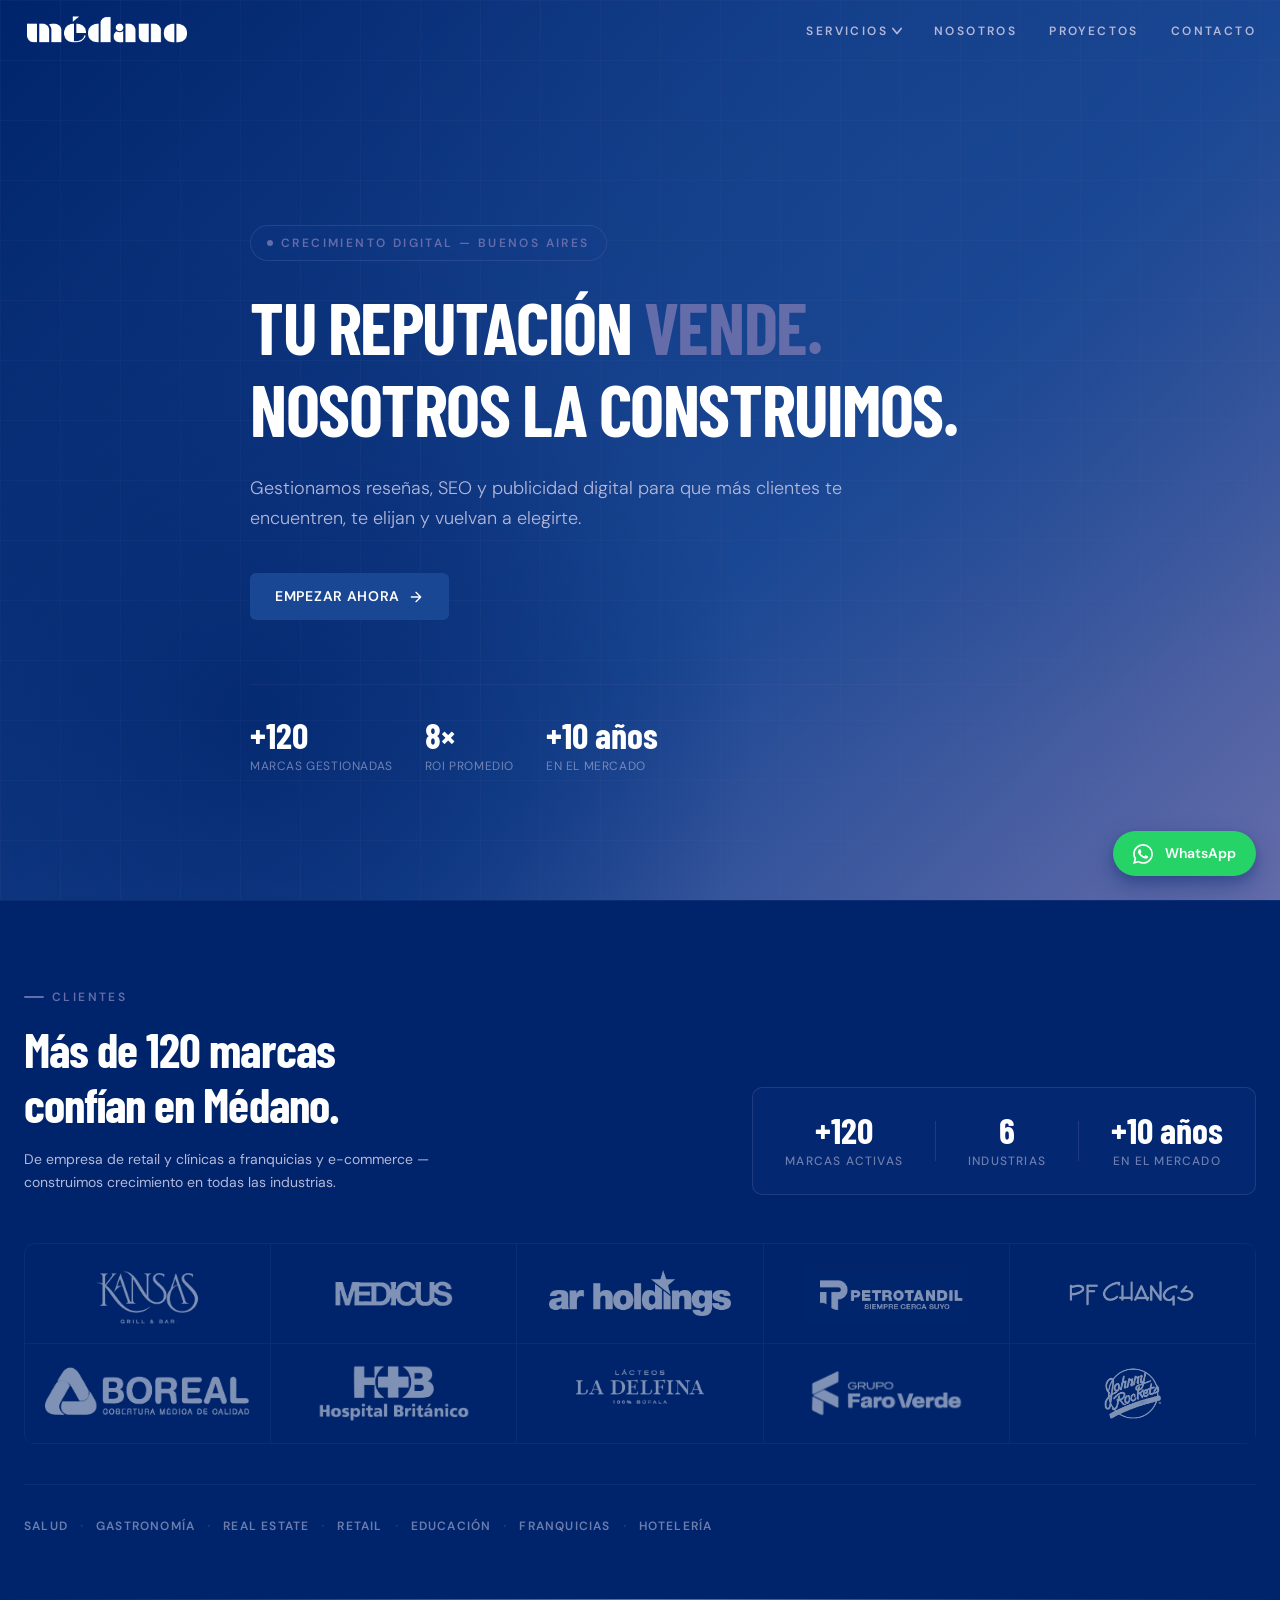
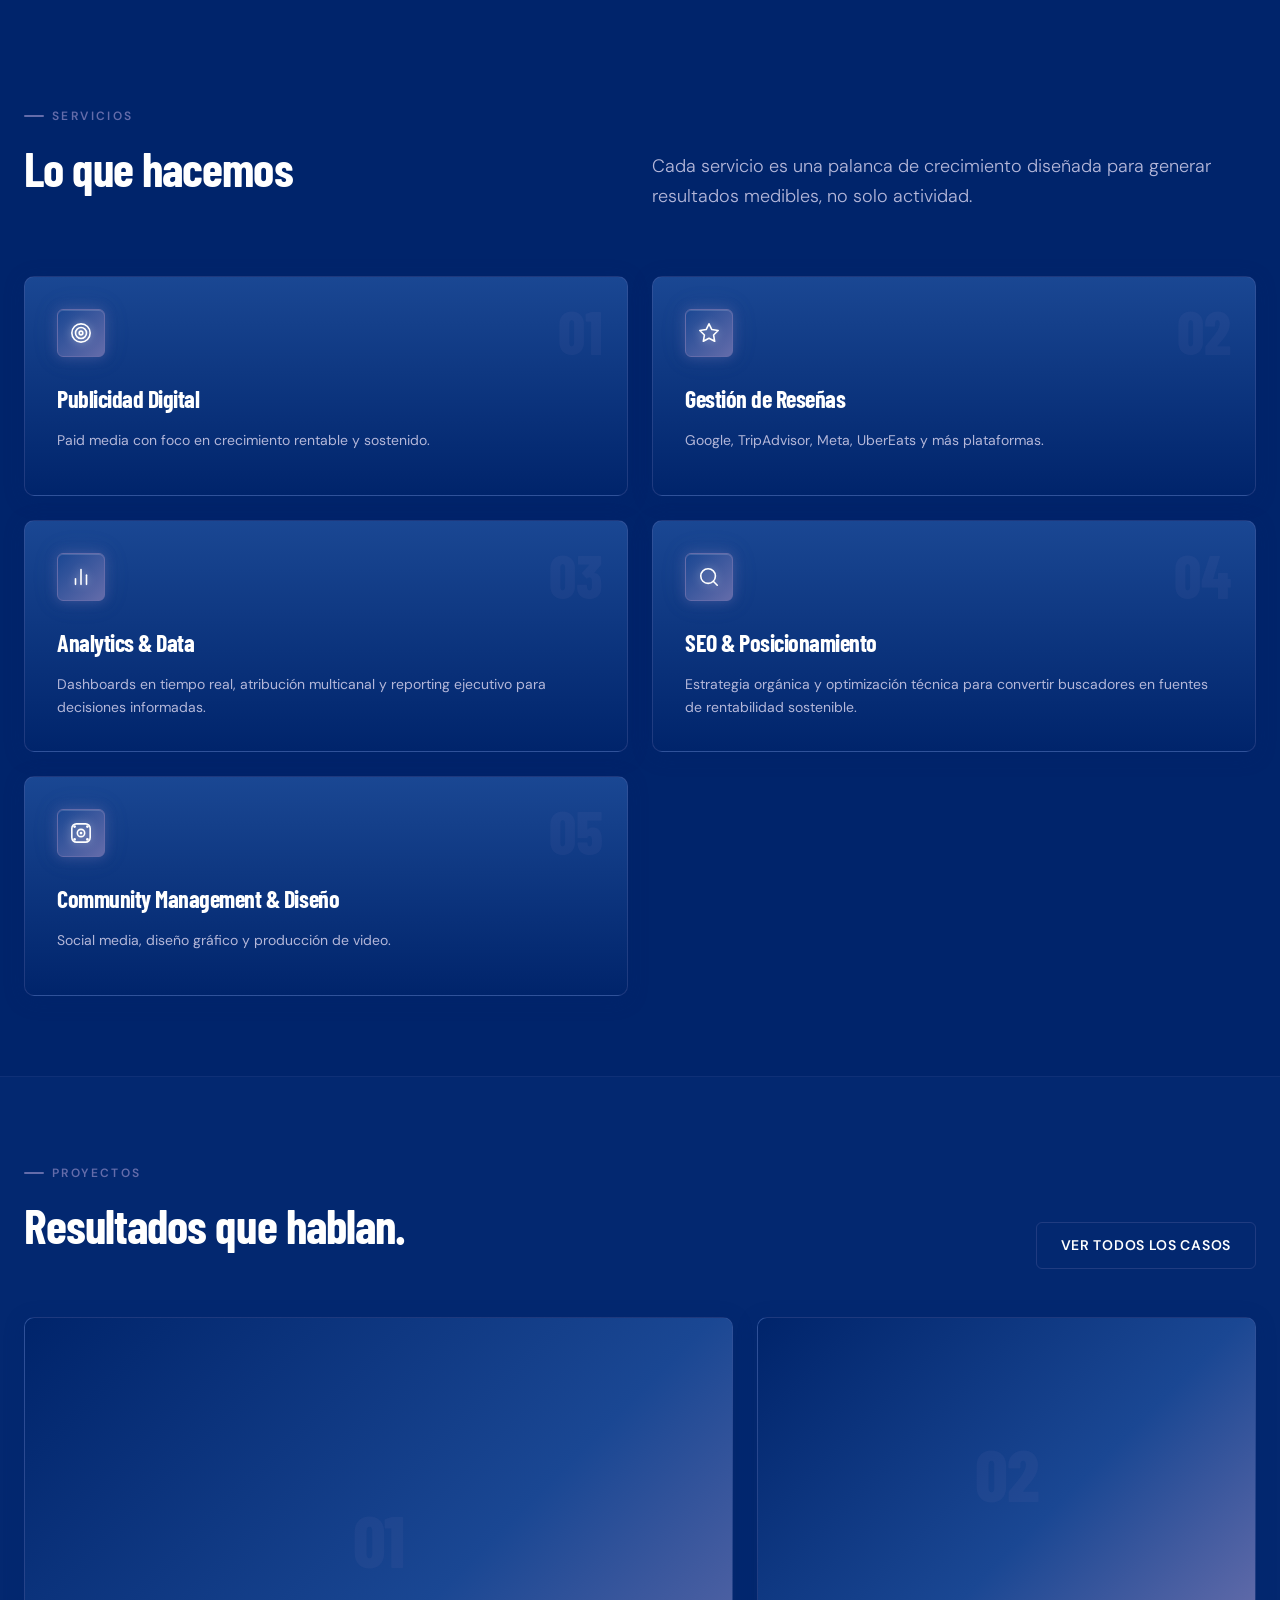
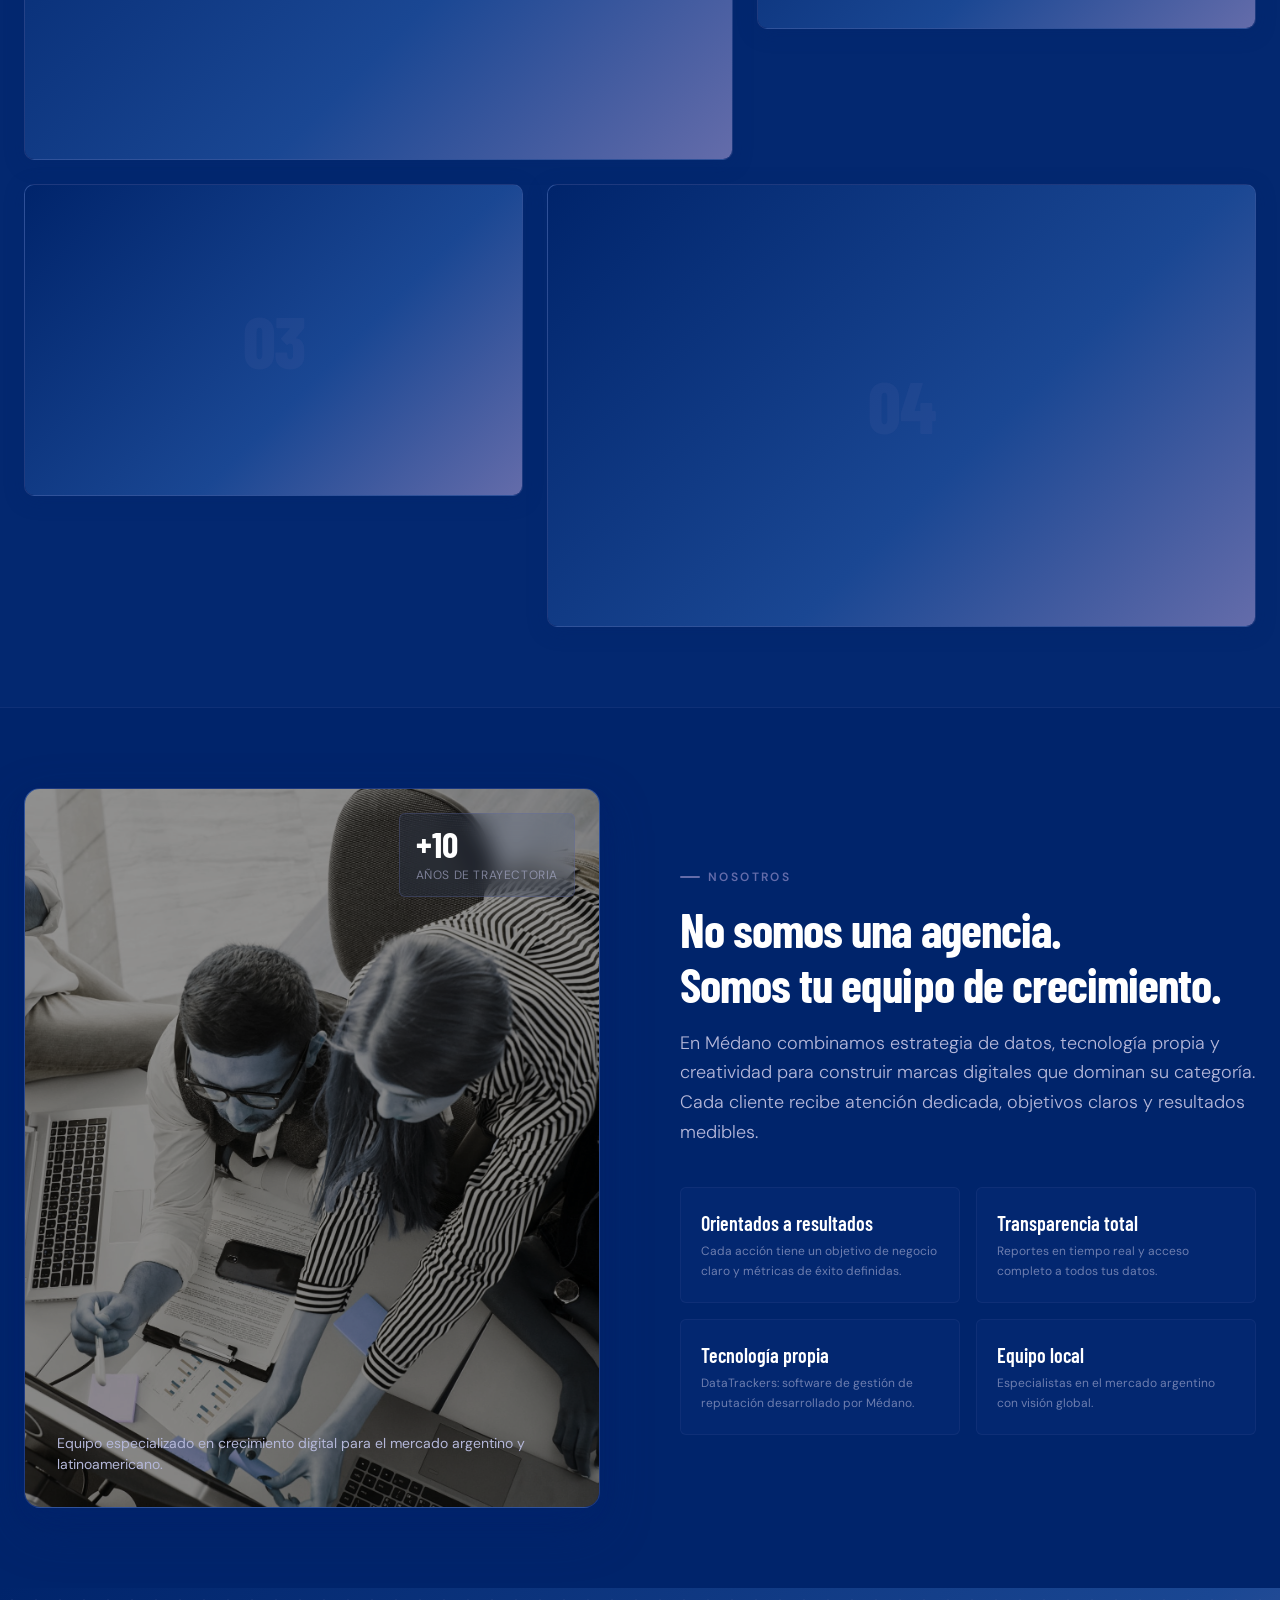
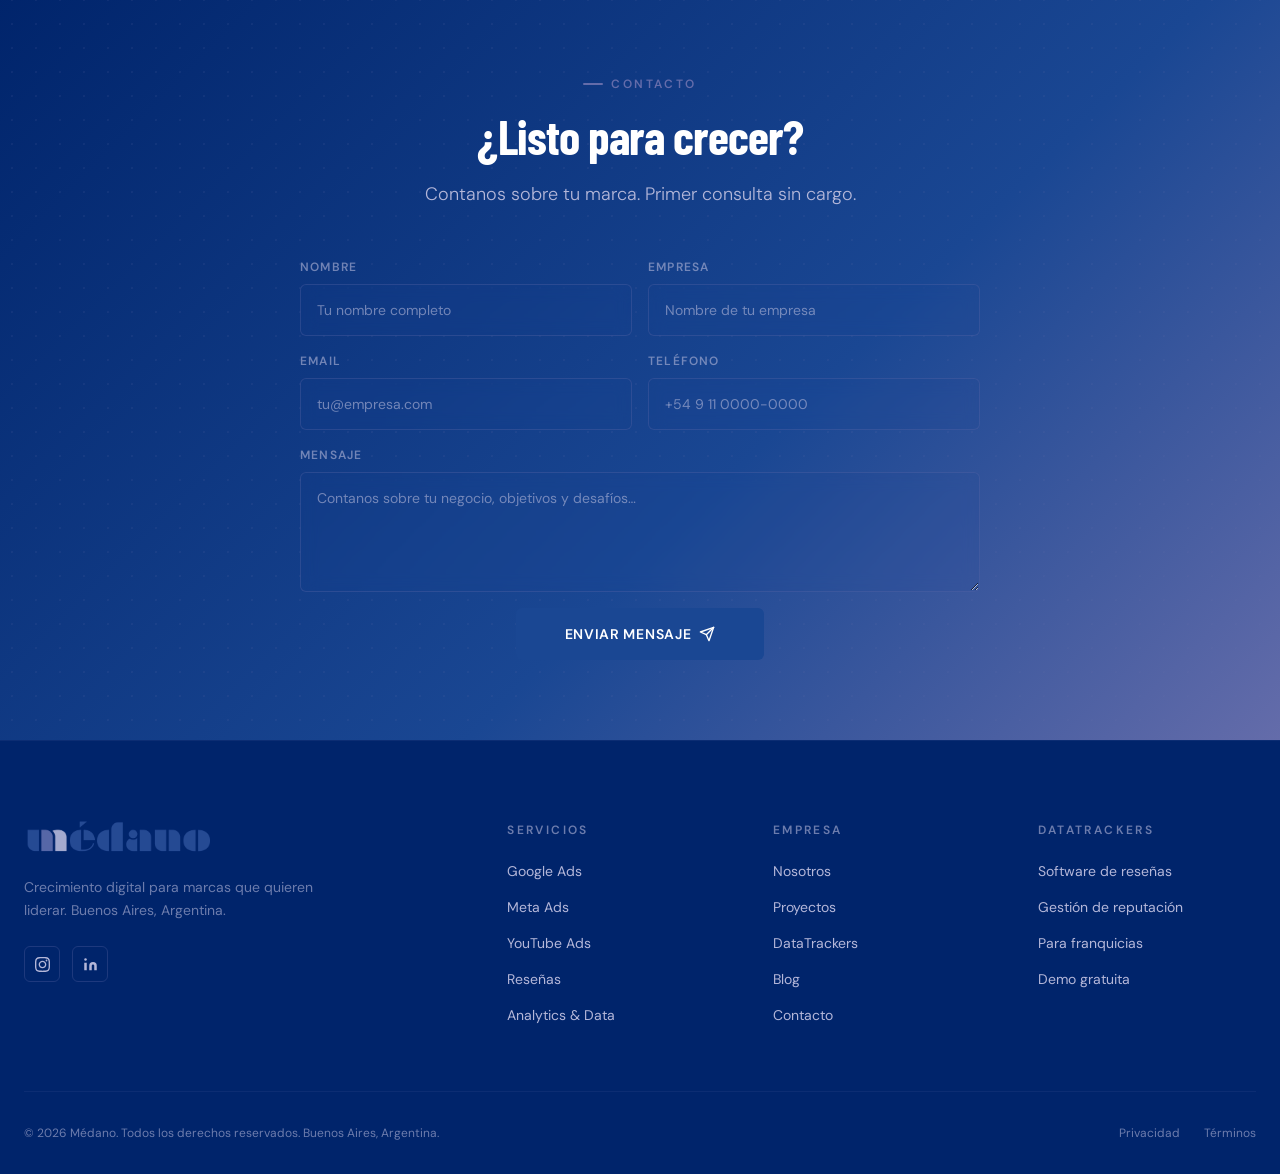
<file: index.html>
<!DOCTYPE html>
<html lang="es">
<head>
  <meta charset="UTF-8">
  <meta name="viewport" content="width=device-width, initial-scale=1.0">
  <title>Médano — Crecimiento Digital · Buenos Aires</title>
  <meta name="description" content="Tu reputación vende. Nosotros la construimos. Crecimiento digital para empresas que quieren liderar en Buenos Aires y Latinoamérica.">
  <meta name="robots" content="index, follow">
  <link rel="canonical" href="https://medano.co/">

  <!-- Open Graph -->
  <meta property="og:type" content="website">
  <meta property="og:title" content="Médano — Crecimiento Digital · Buenos Aires">
  <meta property="og:description" content="Gestionamos reseñas, SEO y publicidad digital para que más clientes te encuentren, te elijan y vuelvan a elegirte.">
  <meta property="og:url" content="https://medano.co/">
  <meta property="og:site_name" content="Médano">
  <meta property="og:locale" content="es_AR">

  <!-- Twitter Card -->
  <meta name="twitter:card" content="summary_large_image">
  <meta name="twitter:title" content="Médano — Crecimiento Digital · Buenos Aires">
  <meta name="twitter:description" content="Gestionamos reseñas, SEO y publicidad digital para que más clientes te encuentren, te elijan y vuelvan a elegirte.">

  <!-- Fonts -->
  <link rel="preconnect" href="https://fonts.googleapis.com">
  <link rel="preconnect" href="https://fonts.gstatic.com" crossorigin>
  <link href="https://fonts.googleapis.com/css2?family=Barlow+Condensed:wght@400;600;700;800&family=DM+Sans:ital,wght@0,300;0,400;0,500;0,600;1,300&display=swap" rel="stylesheet">
  <link rel="icon" type="image/png" href="img/favicon-square.png">
  <link rel="apple-touch-icon" href="img/favicon-square.png">
  <link rel="stylesheet" href="css/global.css">
  <link rel="stylesheet" href="css/medano-home.css">

  <!-- Structured Data -->
  <script type="application/ld+json">
  {
    "@context": "https://schema.org",
    "@type": "ProfessionalService",
    "name": "Médano",
    "description": "Crecimiento digital para empresas que quieren liderar. Google Ads, Meta Ads, Reputación Digital, Analytics y Branding.",
    "url": "https://medano.co",
    "areaServed": {
      "@type": "Country",
      "name": "Argentina"
    },
    "address": {
      "@type": "PostalAddress",
      "addressLocality": "Buenos Aires",
      "addressCountry": "AR"
    },
    "serviceType": ["Google Ads", "Meta Ads", "Reputación Digital", "Analytics", "Branding", "Community Management"]
  }
  </script>
</head>
<body>

  <!-- Skip to content -->
  <a href="#main-content" class="skip-link">Ir al contenido principal</a>

  <!-- NAV -->
  <nav id="nav" aria-label="Navegación principal">
    <div class="container">
      <a href="#hero" class="nav-logo">
        <img src="img/logo-medano-final.png" alt="Médano — Crecimiento Digital" class="nav-logo-img">
      </a>
      <ul class="nav-links" id="nav-menu">
        <li class="nav-item-home"><a href="index.html">Home</a></li>
        <li class="nav-item-dropdown">
          <button class="nav-dropdown-trigger" aria-haspopup="true" aria-expanded="false">
            Servicios
            <svg class="nav-dropdown-chevron" viewBox="0 0 12 8" aria-hidden="true">
              <polyline points="1,1 6,7 11,1"/>
            </svg>
          </button>
          <ul class="nav-dropdown-panel" role="menu">
            <li role="menuitem"><a href="publicidad-digital.html">Publicidad Digital</a></li>
            <li role="menuitem"><a href="resenas.html">Reseñas</a></li>
            <li role="menuitem"><a href="#seo">SEO y Posicionamiento</a></li>
          </ul>
        </li>
        <li><a href="nosotros.html">Nosotros</a></li>
        <li><a href="#projects">Proyectos</a></li>
        <li><a href="#contact">Contacto</a></li>
      </ul>
      <button class="nav-toggle" id="nav-toggle" aria-expanded="false" aria-controls="nav-menu" aria-label="Abrir menú de navegación">
        <span class="nav-toggle-bar"></span>
        <span class="nav-toggle-bar"></span>
        <span class="nav-toggle-bar"></span>
      </button>
      <a href="https://wa.me/5491173616189" class="btn-primary nav-cta" target="_blank" rel="noopener">
        Hablar ahora
      </a>
    </div>
  </nav>

  <main id="main-content">

    <!-- HERO -->
    <section id="hero" aria-label="Presentación">
      <div class="hero-bg-pattern" aria-hidden="true"></div>
      <div class="hero-grid-lines" aria-hidden="true"></div>
      <div class="container">
        <div class="hero-content">
          <div class="hero-eyebrow">
            <span class="hero-dot" aria-hidden="true"></span>
            Crecimiento Digital — Buenos Aires
          </div>
          <h1 class="hero-title animate-in">
            Tu reputación
            <em>vende.</em>
            Nosotros la construimos.
          </h1>
          <p class="hero-subtitle animate-in">
            Gestionamos reseñas, SEO y publicidad digital para que más clientes
            te encuentren, te elijan y vuelvan a elegirte.
          </p>
          <div class="hero-actions animate-in">
            <a href="#contact" class="btn-primary">
              Empezar ahora
              <svg aria-hidden="true" xmlns="http://www.w3.org/2000/svg" width="16" height="16" viewBox="0 0 24 24" fill="none" stroke="currentColor" stroke-width="2" stroke-linecap="round" stroke-linejoin="round"><path d="M5 12h14M12 5l7 7-7 7"/></svg>
            </a>
            <!-- <a href="#services" class="btn-outline">Ver servicios</a> -->
          </div>
          <div class="hero-metrics" role="list" aria-label="Métricas destacadas">
            <div role="listitem">
              <p class="hero-metric-value">+120</p>
              <p class="hero-metric-label">Marcas gestionadas</p>
            </div>
            <div role="listitem">
              <p class="hero-metric-value">8×</p>
              <p class="hero-metric-label">ROI promedio</p>
            </div>
            <div role="listitem">
              <p class="hero-metric-value">+10 años</p>
              <p class="hero-metric-label">En el mercado</p>
            </div>
          </div>
        </div>
      </div>
    </section>



    <!-- CLIENTS -->
    <section id="clients" aria-labelledby="clients-heading">

      <div class="container">

        <!-- Header + Stats -->
        <div class="clients-header">
          <div class="clients-header-left">
            <span class="section-label">Clientes</span>
            <h2 class="clients-tagline" id="clients-heading">
              Más de 120 marcas<br>confían en Médano.
            </h2>
            <p class="clients-subtitle">
              De empresa de retail y clínicas a franquicias y e-commerce —
              construimos crecimiento en todas las industrias.
            </p>
          </div>
          <div class="clients-stats-block">
            <div class="clients-stat">
              <p class="clients-stat-value">+120</p>
              <p class="clients-stat-label">Marcas activas</p>
            </div>
            <div class="clients-stat-divider" aria-hidden="true"></div>
            <div class="clients-stat">
              <p class="clients-stat-value">6</p>
              <p class="clients-stat-label">Industrias</p>
            </div>
            <div class="clients-stat-divider" aria-hidden="true"></div>
            <div class="clients-stat">
              <p class="clients-stat-value">+10 años</p>
              <p class="clients-stat-label">En el mercado</p>
            </div>
          </div>
        </div>

        <!-- Grilla de logos -->
        <!-- Para agregar un logo nuevo: copiar un <div class="client-logo-item"> y cambiar src y alt -->
        <div class="clients-grid" role="list" aria-label="Clientes destacados">
          <div class="client-logo-item" role="listitem">
            <img src="img/clientes_logo_kansas.png" alt="Kansas" class="client-logo-img client-logo-img--wide">
          </div>
          <div class="client-logo-item" role="listitem">
            <img src="img/clientes_logo_medicus.png" alt="Medicus" class="client-logo-img">
          </div>
          <div class="client-logo-item" role="listitem">
            <img src="img/clientes_logo_ar_holdings.png" alt="AR Holdings" class="client-logo-img">
          </div>
          <div class="client-logo-item" role="listitem">
            <img src="img/clientes_logo_petrotandil.png" alt="Petrotandil" class="client-logo-img">
          </div>
          <div class="client-logo-item" role="listitem">
            <img src="img/clientes_logo_pf.png" alt="PF Changs" class="client-logo-img client-logo-img--wide">
          </div>
          <div class="client-logo-item" role="listitem">
            <img src="img/clientes_logo_boreal.png" alt="Boreal Salud" class="client-logo-img client-logo-img--wide">
          </div>
          <div class="client-logo-item" role="listitem">
            <img src="img/clientes_logo_hb.png" alt="Británico" class="client-logo-img">
          </div>
          <div class="client-logo-item" role="listitem">
            <img src="img/clientes_logo_la_delfina.png" alt="La Delfina" class="client-logo-img client-logo-img--wide">
          </div>
          <div class="client-logo-item" role="listitem">
            <img src="img/clientes_logo_faro.png" alt="Grupo Faro Verde" class="client-logo-img">
          </div>
          <div class="client-logo-item" role="listitem">
            <img src="img/clientes_logo_jr.png" alt="johnny rockets" class="client-logo-img">
          </div>

        </div>

        <!-- Industrias -->
        <div class="clients-industries">
          <span class="clients-industry-item">Salud</span>
          <span class="clients-industry-sep" aria-hidden="true">·</span>
          <span class="clients-industry-item">Gastronomía</span>
          <span class="clients-industry-sep" aria-hidden="true">·</span>
          <span class="clients-industry-item">Real Estate</span>
          <span class="clients-industry-sep" aria-hidden="true">·</span>
          <span class="clients-industry-item">Retail</span>
          <span class="clients-industry-sep" aria-hidden="true">·</span>
          <span class="clients-industry-item">Educación</span>
          <span class="clients-industry-sep" aria-hidden="true">·</span>
          <span class="clients-industry-item">Franquicias</span>
          <span class="clients-industry-sep" aria-hidden="true">·</span>
          <span class="clients-industry-item">Hotelería</span>
        </div>

      </div>
      <div class="clients-section-divider" aria-hidden="true"></div>

    </section>

    <!-- SERVICES -->
    <section id="services" aria-labelledby="services-heading">
      <div class="container">
        <div class="services-header">
          <div>
            <span class="section-label">Servicios</span>
            <h2 class="section-heading" id="services-heading">
              Lo que hacemos<!-- <br>mejor que nadie. -->
            </h2>
          </div>
          <div class="services-header-right">
            <p class="section-subheading">
              Cada servicio es una palanca de crecimiento diseñada
              para generar resultados medibles, no solo actividad.
            </p>
          </div>
        </div>

        <div class="services-grid" role="list">
          <a href="publicidad-digital.html" class="service-card-link">
            <article class="service-card animate-in" role="listitem">
              <span class="service-number" aria-hidden="true">01</span>
<div class="service-icon" aria-hidden="true">
                <!-- Publicidad Digital / diana -->
                <svg viewBox="0 0 24 24"><circle cx="12" cy="12" r="10"/><circle cx="12" cy="12" r="6"/><circle cx="12" cy="12" r="2"/></svg>
              </div>
              <h3>Publicidad Digital</h3>
              <p>Paid media con foco en crecimiento rentable y sostenido.</p>
            </article>
          </a>
          <a href="resenas.html" class="service-card-link">
          <article class="service-card animate-in" role="listitem">
            <span class="service-number" aria-hidden="true">02</span>
<div class="service-icon" aria-hidden="true">
              <!-- Reseñas / estrella -->
              <svg viewBox="0 0 24 24"><polygon points="12 2 15.09 8.26 22 9.27 17 14.14 18.18 21.02 12 17.77 5.82 21.02 7 14.14 2 9.27 8.91 8.26 12 2"/></svg>
            </div>
            <h3>Gestión de Reseñas</h3>
            <p>Google, TripAdvisor, Meta, UberEats y más plataformas.</p>
          </article>
          </a>
          <article class="service-card animate-in" role="listitem">
            <span class="service-number" aria-hidden="true">03</span>
            <div class="service-icon" aria-hidden="true">
              <!-- Analytics / barras -->
              <svg viewBox="0 0 24 24"><line x1="18" y1="20" x2="18" y2="10"/><line x1="12" y1="20" x2="12" y2="4"/><line x1="6" y1="20" x2="6" y2="14"/></svg>
            </div>
            <h3>Analytics & Data</h3>
            <p>Dashboards en tiempo real, atribución multicanal y reporting ejecutivo para decisiones informadas.</p>
          </article>
          <article class="service-card animate-in" role="listitem">
            <span class="service-number" aria-hidden="true">04</span>
            <div class="service-icon" aria-hidden="true">
              <!-- SEO / lupa + gráfico -->
              <svg viewBox="0 0 24 24"><circle cx="11" cy="11" r="8"/><path d="m21 21-4.35-4.35"/></svg>
            </div>
            <h3>SEO & Posicionamiento</h3>
            <p>Estrategia orgánica y optimización técnica para convertir buscadores en fuentes de rentabilidad sostenible.</p>
          </article>
          <article class="service-card animate-in" role="listitem">
            <span class="service-number" aria-hidden="true">05</span>
<div class="service-icon" aria-hidden="true">
              <!-- Community / reel -->
              <svg viewBox="0 0 24 24" fill="none" stroke="currentColor" stroke-width="1.75" stroke-linecap="round" stroke-linejoin="round">
                <rect x="2" y="2" width="20" height="20" rx="5"/>
                <circle cx="12" cy="12" r="4"/>
                <circle cx="12" cy="12" r="1.5" fill="currentColor" stroke="none"/>
                <circle cx="5" cy="5" r="1.5" fill="currentColor" stroke="none"/>
                <circle cx="19" cy="5" r="1.5" fill="currentColor" stroke="none"/>
                <circle cx="5" cy="19" r="1.5" fill="currentColor" stroke="none"/>
                <circle cx="19" cy="19" r="1.5" fill="currentColor" stroke="none"/>
              </svg>
            </div>
            <h3>Community Management & Diseño</h3>
            <p>Social media, diseño gráfico y producción de video.</p>
          </article>



        </div>
      </div>
    </section>

    <!-- PROJECTS -->
    <section id="projects" aria-labelledby="projects-heading">
      <div class="container">
        <div class="projects-header">
          <div>
            <span class="section-label">Proyectos</span>
            <h2 class="section-heading" id="projects-heading">Resultados que hablan.</h2>
          </div>
          <a href="#contact" class="btn-outline">Ver todos los casos</a>
        </div>

        <div class="projects-gallery">
          <article class="project-item">
            <div class="project-bg" aria-hidden="true">01</div>
            <div class="project-overlay">
              <span class="project-tag">Google Ads · E-commerce</span>
              <h3>Marca Líder en Indumentaria</h3>
            </div>
          </article>

          <article class="project-item">
            <div class="project-bg" aria-hidden="true">02</div>
            <div class="project-overlay">
              <span class="project-tag">Meta Ads · Lead Generation</span>
              <h3>Clínica Dental — Zona Norte</h3>
            </div>
          </article>

          <article class="project-item">
            <div class="project-bg" aria-hidden="true">03</div>
            <div class="project-overlay">
              <span class="project-tag">Reputación · Hospitality</span>
              <h3>Hotel Boutique Palermo</h3>
            </div>
          </article>

          <article class="project-item">
            <div class="project-bg" aria-hidden="true">04</div>
            <div class="project-overlay">
              <span class="project-tag">DataTrackers · Franquicias</span>
              <h3>Red de Franquicias — 40 sucursales</h3>
            </div>
          </article>
        </div>
      </div>
    </section>

    <!-- ABOUT -->
    <section id="about" aria-labelledby="about-heading">
      <div class="container">
        <div class="about-grid">

          <div class="about-visual">
<div class="about-visual-card">
  <div class="about-visual-bg" aria-hidden="true"></div>
  <img src="img/equipo.jpeg" alt="Equipo Médano" class="about-visual-img">
  <div class="about-badge">
    <p class="about-badge-value">+10</p>
    <p class="about-badge-label">Años de trayectoria</p>
  </div>
  <div class="about-visual-stat">
    <p>Equipo especializado en crecimiento digital para el mercado argentino y latinoamericano.</p>
  </div>
</div>
          </div>

          <div class="about-content">
            <span class="section-label">Nosotros</span>
            <h2 class="section-heading" id="about-heading">
              No somos una agencia.<br>
              Somos tu equipo de crecimiento.
            </h2>
            <p class="section-subheading">
              En Médano combinamos estrategia de datos, tecnología propia y creatividad
              para construir marcas digitales que dominan su categoría. Cada cliente
              recibe atención dedicada, objetivos claros y resultados medibles.
            </p>

            <div class="about-values">
              <div class="about-value-item">
                <h4>Orientados a resultados</h4>
                <p>Cada acción tiene un objetivo de negocio claro y métricas de éxito definidas.</p>
              </div>
              <div class="about-value-item">
                <h4>Transparencia total</h4>
                <p>Reportes en tiempo real y acceso completo a todos tus datos.</p>
              </div>
              <div class="about-value-item">
                <h4>Tecnología propia</h4>
                <p>DataTrackers: software de gestión de reputación desarrollado por Médano.</p>
              </div>
              <div class="about-value-item">
                <h4>Equipo local</h4>
                <p>Especialistas en el mercado argentino con visión global.</p>
              </div>
            </div>
          </div>

        </div>
      </div>
    </section>

    <!-- CONTACT -->
    <section id="contact" aria-labelledby="contact-heading">
      <div class="contact-bg" aria-hidden="true"></div>
      <div class="contact-bg-dots" aria-hidden="true"></div>
      <div class="container">
        <div class="contact-inner">
          <span class="section-label">Contacto</span>
          <h2 class="section-heading" id="contact-heading">¿Listo para crecer?</h2>
          <p class="section-subheading">
            Contanos sobre tu marca. Primer consulta sin cargo.
          </p>

          <form id="contact-form" class="contact-form" novalidate>
            <div class="form-row">
              <div class="form-group">
                <label for="nombre">Nombre <span class="sr-only">(requerido)</span></label>
                <input type="text" id="nombre" name="nombre" placeholder="Tu nombre completo" autocomplete="name" required>
              </div>
              <div class="form-group">
                <label for="empresa">Empresa</label>
                <input type="text" id="empresa" name="empresa" placeholder="Nombre de tu empresa" autocomplete="organization">
              </div>
            </div>
            <div class="form-row">
              <div class="form-group">
                <label for="email">Email <span class="sr-only">(requerido)</span></label>
                <input type="email" id="email" name="email" placeholder="tu@empresa.com" autocomplete="email" required>
              </div>
              <div class="form-group">
                <label for="telefono">Teléfono</label>
                <input type="tel" id="telefono" name="telefono" placeholder="+54 9 11 0000-0000" autocomplete="tel">
              </div>
            </div>
            
            <div class="form-group">
              <label for="mensaje">Mensaje</label>
              <textarea id="mensaje" name="mensaje" placeholder="Contanos sobre tu negocio, objetivos y desafíos…"></textarea>
            </div>
            <button type="submit" class="btn-primary">
              Enviar mensaje
              <svg aria-hidden="true" xmlns="http://www.w3.org/2000/svg" width="16" height="16" viewBox="0 0 24 24" fill="none" stroke="currentColor" stroke-width="2" stroke-linecap="round" stroke-linejoin="round"><line x1="22" y1="2" x2="11" y2="13"/><polygon points="22 2 15 22 11 13 2 9 22 2"/></svg>
            </button>
          </form>
        </div>
      </div>
    </section>

  </main>

  <!-- FOOTER -->
  <footer id="footer" role="contentinfo">
    <div class="container">
      <div class="footer-grid">

        <div class="footer-brand">
          <a href="#hero" class="footer-logo">
            <img src="img/logo-medano-final.png" alt="Médano — Crecimiento Digital" class="footer-logo-img">
          </a>
          <p>Crecimiento digital para marcas que quieren liderar. Buenos Aires, Argentina.</p>
          <div class="social-links">
            <a href="https://www.instagram.com/medano.latam/" class="social-link" aria-label="Instagram" target="_blank" rel="noopener">
              <svg aria-hidden="true" viewBox="0 0 24 24"><path d="M12 2.163c3.204 0 3.584.012 4.85.07 3.252.148 4.771 1.691 4.919 4.919.058 1.265.069 1.645.069 4.849 0 3.205-.012 3.584-.069 4.849-.149 3.225-1.664 4.771-4.919 4.919-1.266.058-1.644.07-4.85.07-3.204 0-3.584-.012-4.849-.07-3.26-.149-4.771-1.699-4.919-4.92-.058-1.265-.07-1.644-.07-4.849 0-3.204.013-3.583.07-4.849.149-3.227 1.664-4.771 4.919-4.919 1.266-.057 1.645-.069 4.849-.069zm0-2.163c-3.259 0-3.667.014-4.947.072-4.358.2-6.78 2.618-6.98 6.98-.059 1.281-.073 1.689-.073 4.948 0 3.259.014 3.668.072 4.948.2 4.358 2.618 6.78 6.98 6.98 1.281.058 1.689.072 4.948.072 3.259 0 3.668-.014 4.948-.072 4.354-.2 6.782-2.618 6.979-6.98.059-1.28.073-1.689.073-4.948 0-3.259-.014-3.667-.072-4.947-.196-4.354-2.617-6.78-6.979-6.98-1.281-.059-1.69-.073-4.949-.073zm0 5.838c-3.403 0-6.162 2.759-6.162 6.162s2.759 6.163 6.162 6.163 6.162-2.759 6.162-6.163c0-3.403-2.759-6.162-6.162-6.162zm0 10.162c-2.209 0-4-1.79-4-4 0-2.209 1.791-4 4-4s4 1.791 4 4c0 2.21-1.791 4-4 4zm6.406-11.845c-.796 0-1.441.645-1.441 1.44s.645 1.44 1.441 1.44c.795 0 1.439-.645 1.439-1.44s-.644-1.44-1.439-1.44z"/></svg>
            </a>
            <a href="https://www.linkedin.com/company/medano-latam/" class="social-link" aria-label="LinkedIn" target="_blank" rel="noopener">
              <svg aria-hidden="true" viewBox="0 0 24 24"><path d="M16 8a6 6 0 0 1 6 6v7h-4v-7a2 2 0 0 0-2-2 2 2 0 0 0-2 2v7h-4v-7a6 6 0 0 1 6-6zM2 9h4v12H2z"/><circle cx="4" cy="4" r="2"/></svg>
            </a>
          </div>
        </div>

        <div class="footer-col">
          <h5>Servicios</h5>
          <ul>
            <li><a href="#services">Google Ads</a></li>
            <li><a href="#services">Meta Ads</a></li>
            <li><a href="#services">YouTube Ads</a></li>
            <li><a href="/resenas">Reseñas</a></li>
            <li><a href="#services">Analytics & Data</a></li>
          </ul>
        </div>

        <div class="footer-col">
          <h5>Empresa</h5>
          <ul>
            <li><a href="nosotros.html">Nosotros</a></li>
            <li><a href="#projects">Proyectos</a></li>
            <li><a href="https://datatrackers.co/" target="blank">DataTrackers</a></li>
            <li><a href="/blog">Blog</a></li>
            <li><a href="#contact">Contacto</a></li>
          </ul>
        </div>

        <div class="footer-col">
          <h5>DataTrackers</h5>
          <ul>
            <li><a href="https://datatrackers.co/" target="blank">Software de reseñas</a></li>
            <li><a href="https://datatrackers.co/" target="blank">Gestión de reputación</a></li>
            <li><a href="https://datatrackers.co/" target="blank">Para franquicias</a></li>
            <li><a href="https://calendar.google.com/calendar/u/0/appointments/schedules/AcZssZ2i0iCAT2PidpUenqZLfQUtnBXPvttRlAUsLoNEIsGYog9JkaP1H04tOI2lOoMwaa5o8dJ7AKMG" target="blank">Demo gratuita</a></li>
          </ul>
        </div>

      </div>

      <div class="footer-bottom">
        <p>© 2026 Médano. Todos los derechos reservados. Buenos Aires, Argentina.</p>
        <div class="footer-bottom-links">
          <a href="#">Privacidad</a>
          <a href="#">Términos</a>
        </div>
      </div>
    </div>
  </footer>

  <!-- WHATSAPP CHIP -->
  <a class="wa-chip" href="https://wa.me/5491173616189" target="_blank" rel="noopener" aria-label="Contactar por WhatsApp">
    <svg aria-hidden="true" viewBox="0 0 24 24" xmlns="http://www.w3.org/2000/svg"><path d="M17.472 14.382c-.297-.149-1.758-.867-2.03-.967-.273-.099-.471-.148-.67.15-.197.297-.767.966-.94 1.164-.173.199-.347.223-.644.075-.297-.15-1.255-.463-2.39-1.475-.883-.788-1.48-1.761-1.653-2.059-.173-.297-.018-.458.13-.606.134-.133.298-.347.446-.52.149-.174.198-.298.298-.497.099-.198.05-.371-.025-.52-.075-.149-.669-1.612-.916-2.207-.242-.579-.487-.5-.669-.51-.173-.008-.371-.01-.57-.01-.198 0-.52.074-.792.372-.272.297-1.04 1.016-1.04 2.479 0 1.462 1.065 2.875 1.213 3.074.149.198 2.096 3.2 5.077 4.487.709.306 1.262.489 1.694.625.712.227 1.36.195 1.871.118.571-.085 1.758-.719 2.006-1.413.248-.694.248-1.289.173-1.413-.074-.124-.272-.198-.57-.347m-5.421 7.403h-.004a9.87 9.87 0 0 1-5.031-1.378l-.361-.214-3.741.982.998-3.648-.235-.374a9.86 9.86 0 0 1-1.51-5.26c.001-5.45 4.436-9.884 9.888-9.884 2.64 0 5.122 1.03 6.988 2.898a9.825 9.825 0 0 1 2.893 6.994c-.003 5.45-4.437 9.884-9.885 9.884m8.413-18.297A11.815 11.815 0 0 0 12.05 0C5.495 0 .16 5.335.157 11.892c0 2.096.547 4.142 1.588 5.945L.057 24l6.305-1.654a11.882 11.882 0 0 0 5.683 1.448h.005c6.554 0 11.89-5.335 11.893-11.893a11.821 11.821 0 0 0-3.48-8.413z"/></svg>
    WhatsApp
  </a>

  <!-- JS -->
  <script>
    // Nav scroll effect
    const nav = document.getElementById('nav');
    const onScroll = () => {
      nav.classList.toggle('scrolled', window.scrollY > 40);
    };
    window.addEventListener('scroll', onScroll, { passive: true });
    onScroll();

    // Mobile menu — open / close helpers
    const navToggle = document.getElementById('nav-toggle');
    const navMenu = document.getElementById('nav-menu');

    function openMenu() {
      const scrollbarW = window.innerWidth - document.documentElement.clientWidth;
      document.body.style.setProperty('--scrollbar-width', scrollbarW + 'px');
      navToggle.setAttribute('aria-expanded', 'true');
      navToggle.setAttribute('aria-label', 'Cerrar menú de navegación');
      navMenu.classList.add('is-open');
      document.body.classList.add('menu-open');
      document.body.classList.add('nav-open');
    }

    function closeMenu() {
      navToggle.setAttribute('aria-expanded', 'false');
      navToggle.setAttribute('aria-label', 'Abrir menú de navegación');
      navMenu.classList.remove('is-open');
      document.body.classList.remove('menu-open');
      document.body.classList.remove('nav-open');
      document.body.style.removeProperty('--scrollbar-width');
      navToggle.focus();
    }

    navToggle?.addEventListener('click', () => {
      const isOpen = navToggle.getAttribute('aria-expanded') === 'true';
      isOpen ? closeMenu() : openMenu();
    });

    // Close menu on link click
    navMenu?.querySelectorAll('a').forEach(link => {
      link.addEventListener('click', closeMenu);
    });

    // Close menu with Escape
    document.addEventListener('keydown', (e) => {
      if (e.key === 'Escape' && navMenu?.classList.contains('is-open')) {
        closeMenu();
      }
    });

    // Contact form basic handler
    const form = document.getElementById('contact-form');
    form?.addEventListener('submit', (e) => {
      e.preventDefault();
      const btn = form.querySelector('button[type="submit"]');
      btn.textContent = '¡Mensaje enviado!';
      btn.style.background = 'var(--color-success)';
      btn.disabled = true;
      setTimeout(() => {
        btn.innerHTML = 'Enviar mensaje <svg aria-hidden="true" xmlns="http://www.w3.org/2000/svg" width="16" height="16" viewBox="0 0 24 24" fill="none" stroke="currentColor" stroke-width="2" stroke-linecap="round" stroke-linejoin="round"><line x1="22" y1="2" x2="11" y2="13"/><polygon points="22 2 15 22 11 13 2 9 22 2"/></svg>';
        btn.style.background = '';
        btn.disabled = false;
        form.reset();
      }, 3000);
    });
  </script>

</body>
</html>
</file>
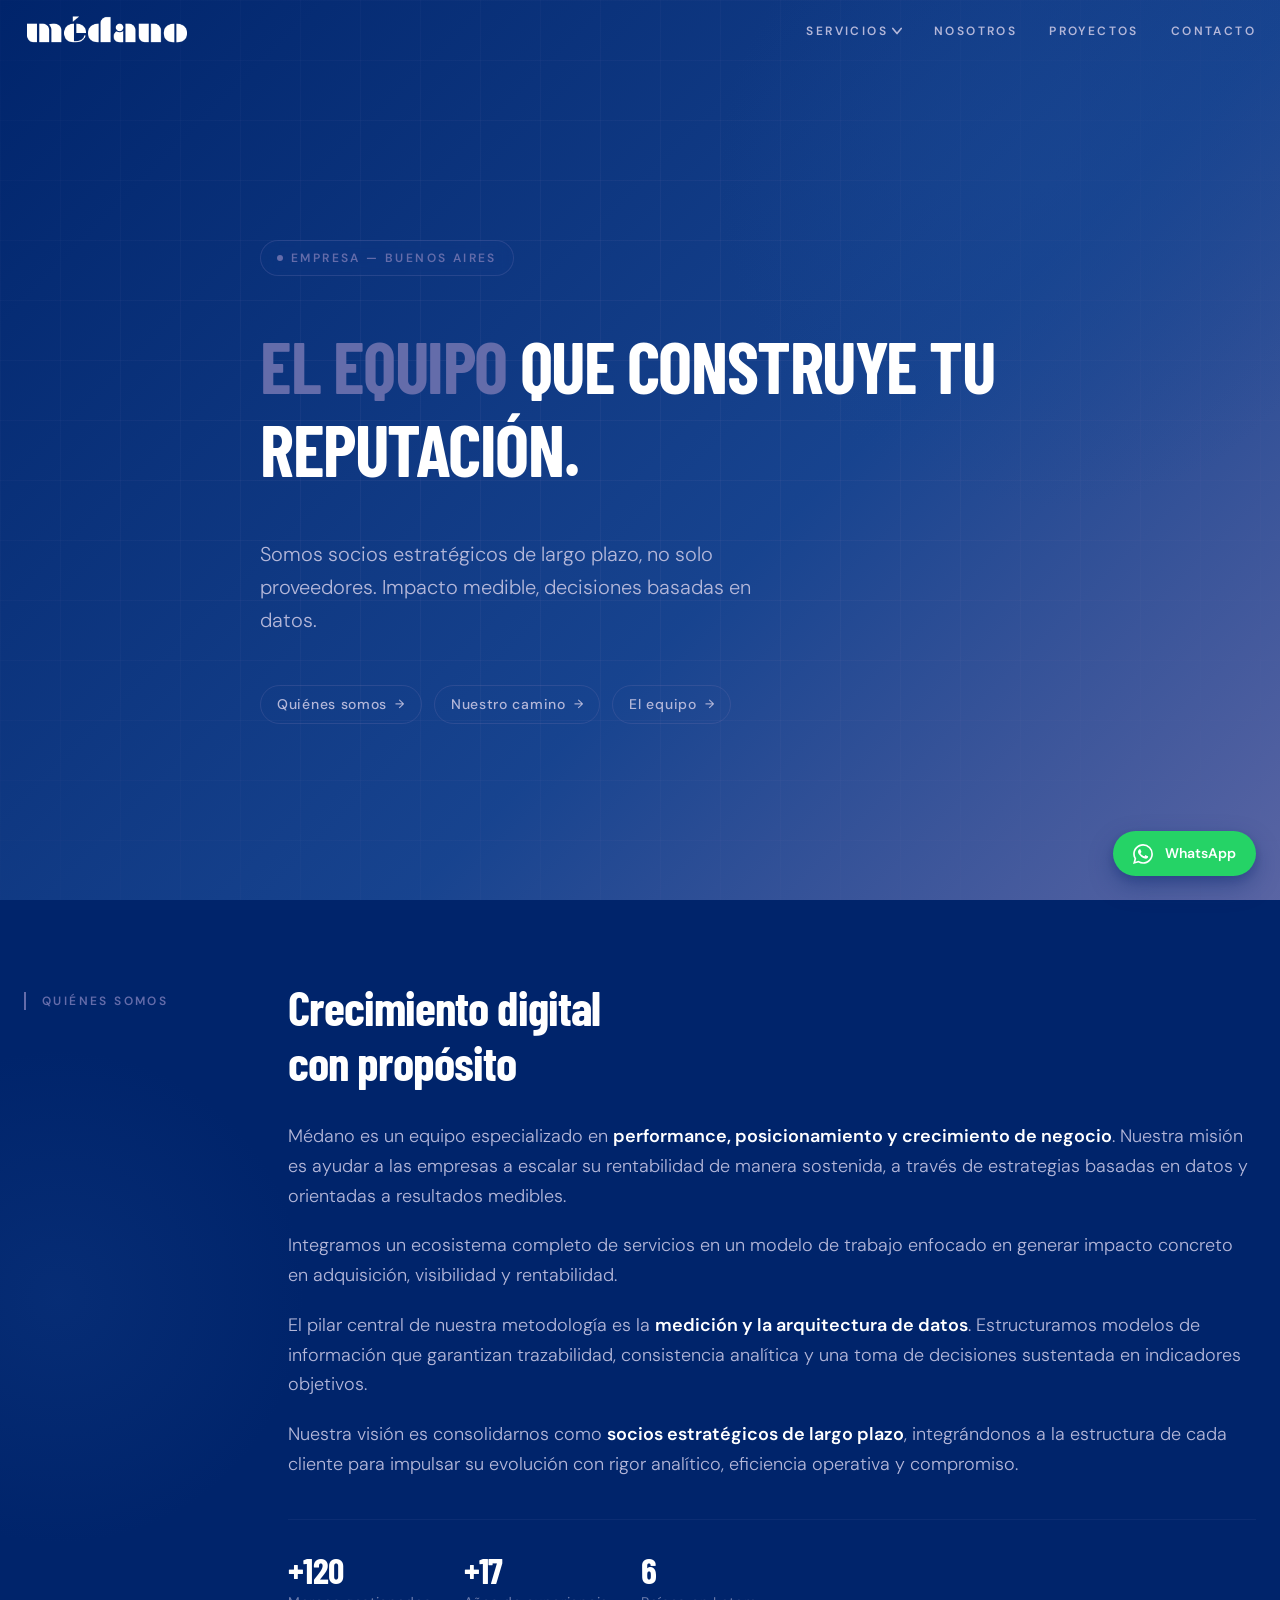
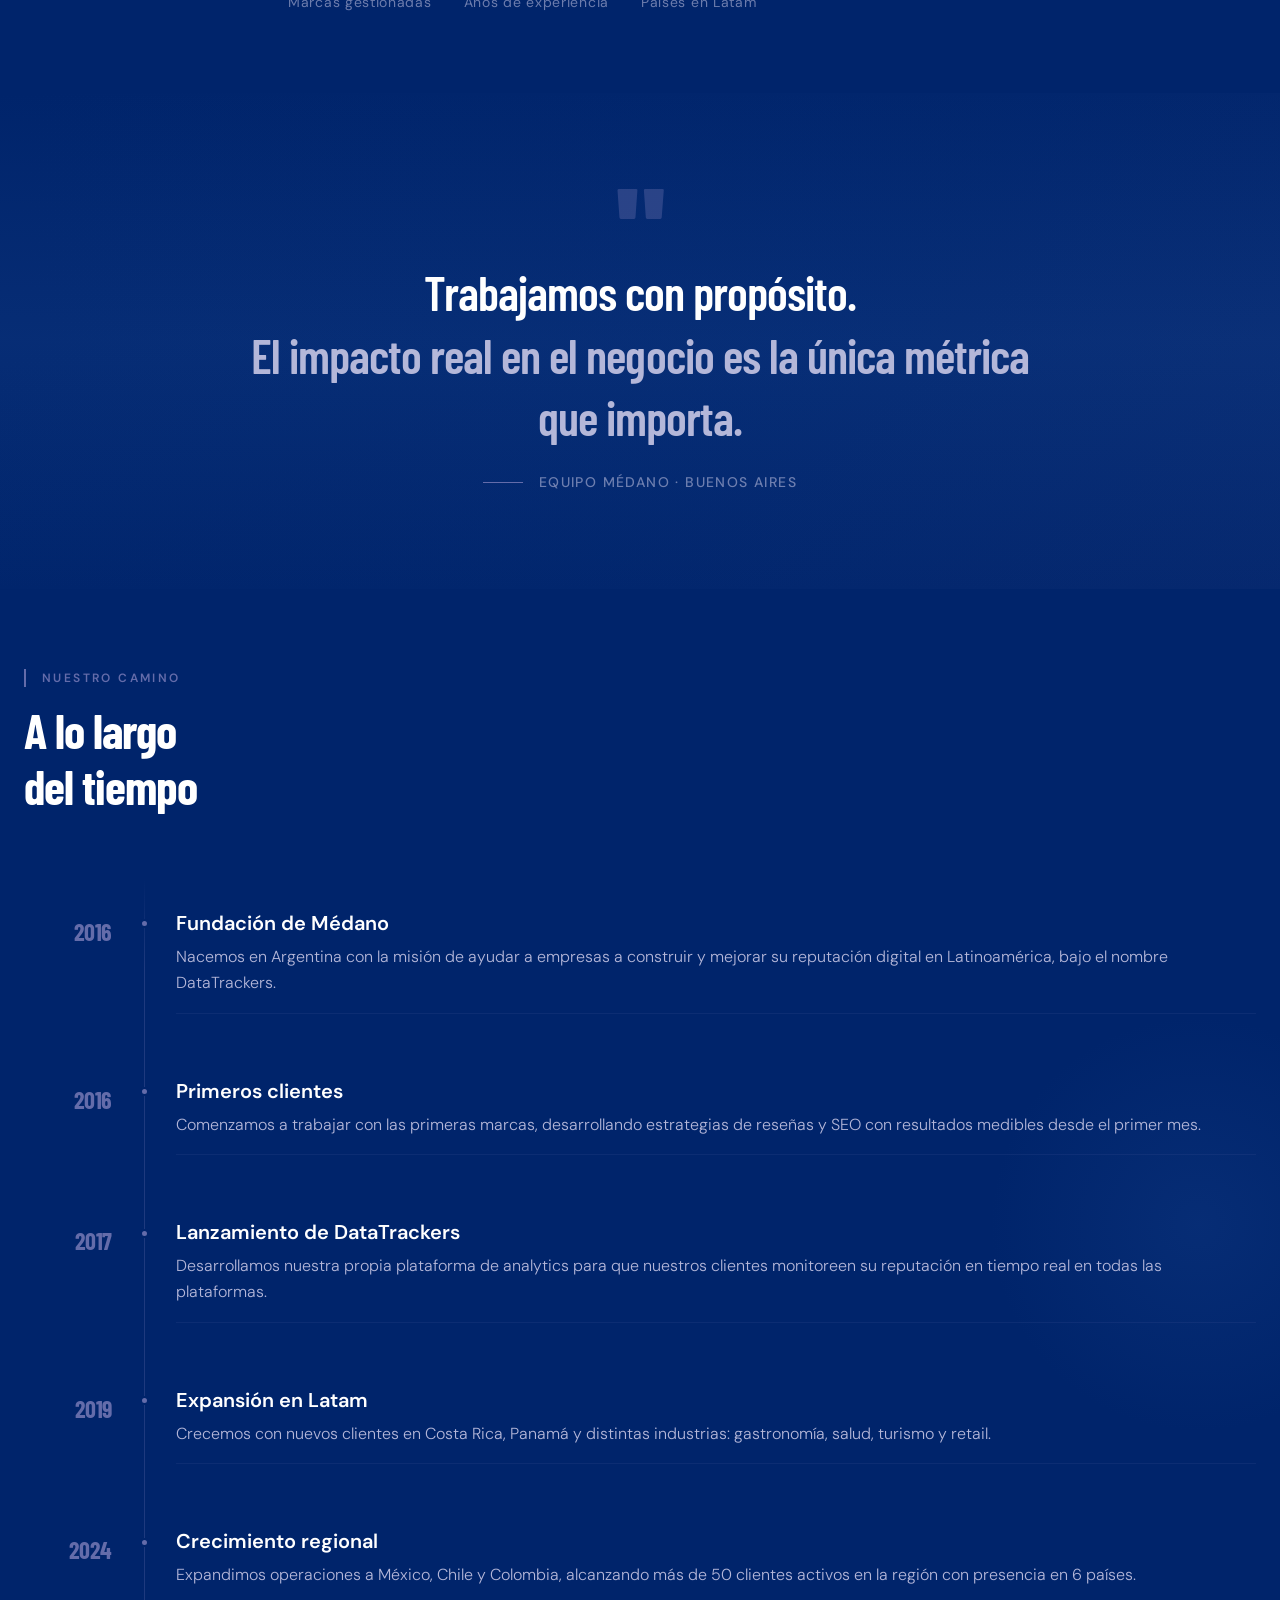
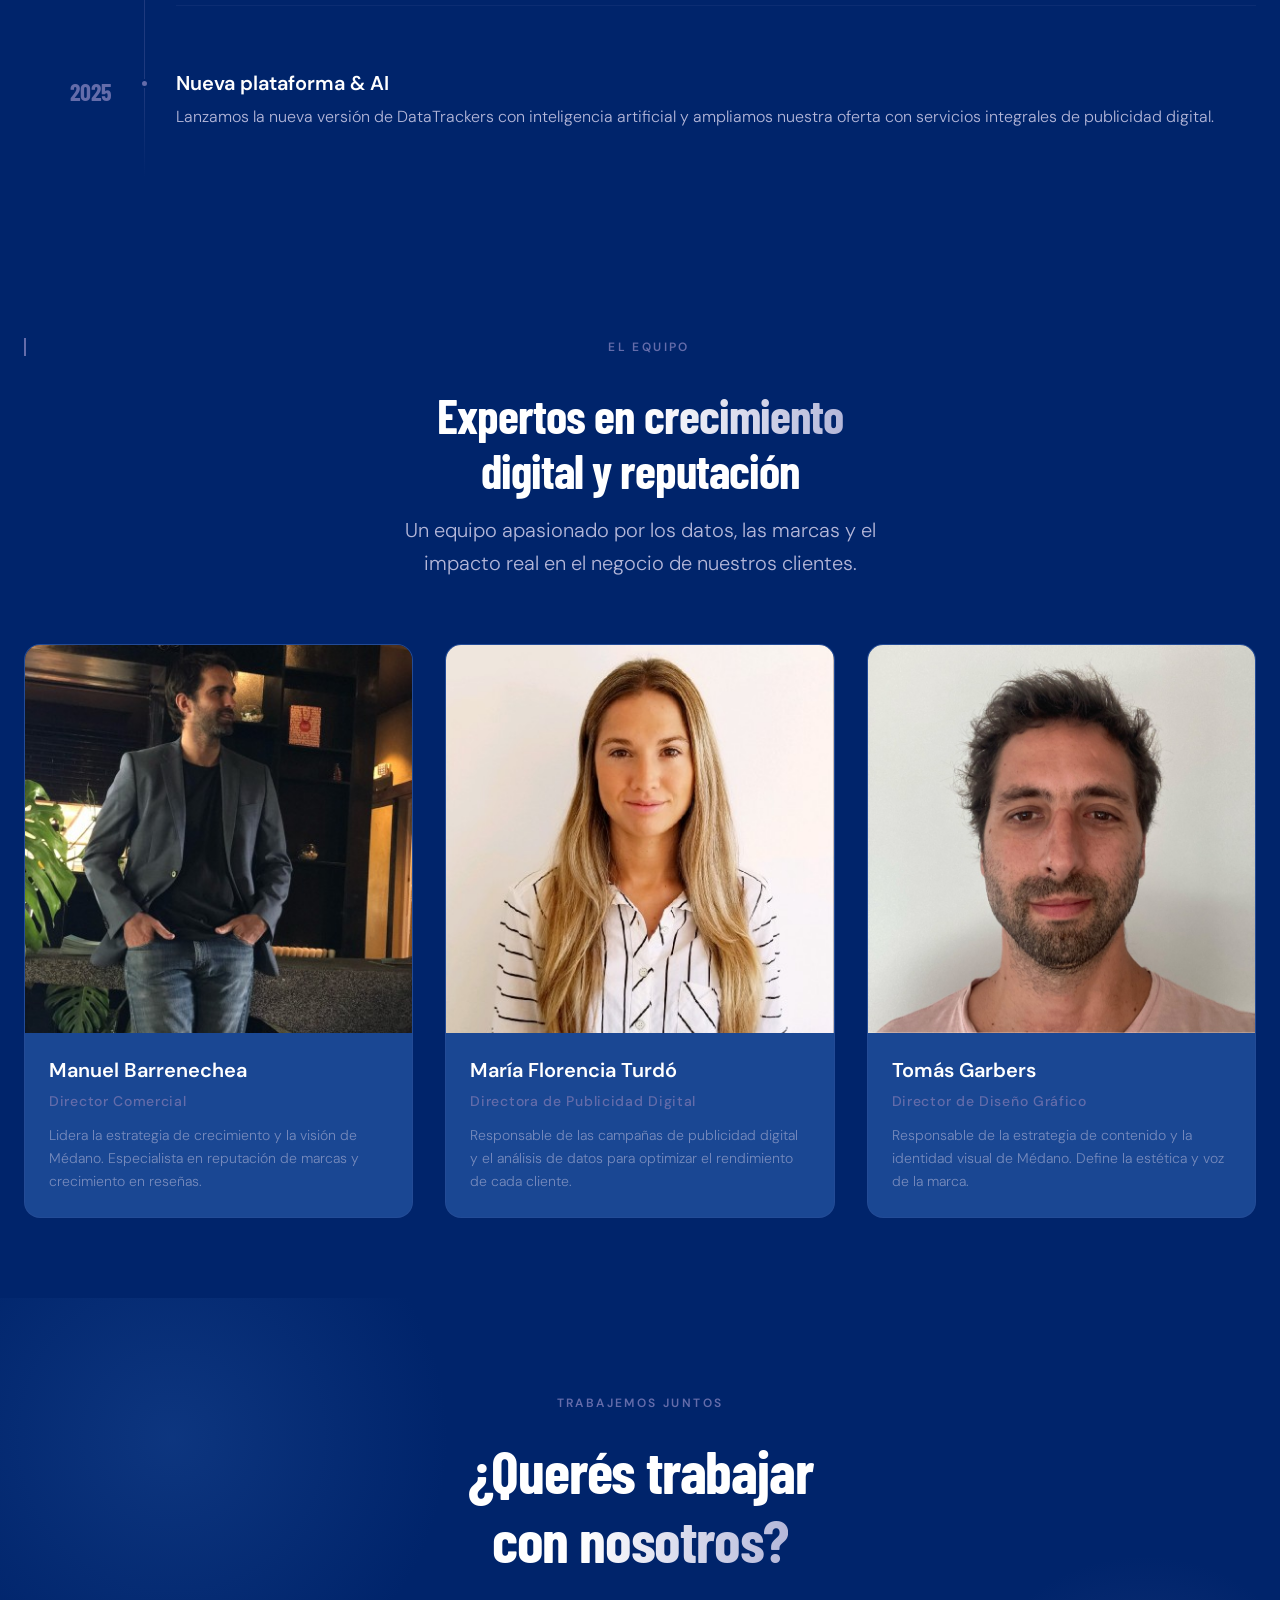
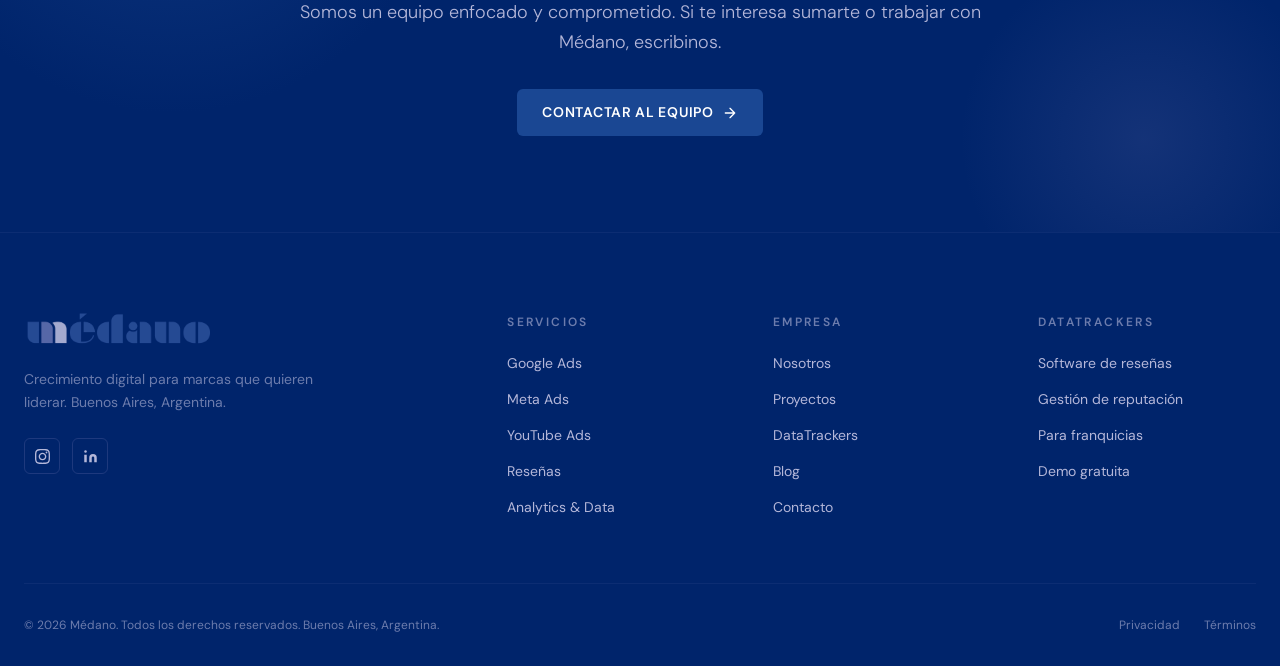
<file: nosotros.html>
<!DOCTYPE html>
<html lang="es">
<head>
  <meta charset="UTF-8">
  <meta name="viewport" content="width=device-width, initial-scale=1.0">
  <title>Nosotros — Médano · Crecimiento Digital · Buenos Aires</title>
  <meta name="description" content="Conocé al equipo detrás de Médano. Expertos en crecimiento digital, reputación online, SEO y publicidad digital. Buenos Aires, Argentina.">
  <meta name="robots" content="index, follow">
  <link rel="canonical" href="https://medano.co/nosotros.html">

  <!-- Open Graph -->
  <meta property="og:type" content="website">
  <meta property="og:title" content="Nosotros — Médano · Crecimiento Digital">
  <meta property="og:description" content="Conocé al equipo detrás de Médano. Socios estratégicos en crecimiento digital para empresas que quieren liderar.">
  <meta property="og:url" content="https://medano.co/nosotros.html">
  <meta property="og:site_name" content="Médano">
  <meta property="og:locale" content="es_AR">

  <!-- Twitter Card -->
  <meta name="twitter:card" content="summary_large_image">
  <meta name="twitter:title" content="Nosotros — Médano · Crecimiento Digital">
  <meta name="twitter:description" content="Conocé al equipo detrás de Médano. Socios estratégicos en crecimiento digital.">

  <!-- Fonts -->
  <link rel="preconnect" href="https://fonts.googleapis.com">
  <link rel="preconnect" href="https://fonts.gstatic.com" crossorigin>
  <link href="https://fonts.googleapis.com/css2?family=Barlow+Condensed:wght@400;600;700;800&family=DM+Sans:ital,wght@0,300;0,400;0,500;0,600;1,300&display=swap" rel="stylesheet">

  <!-- Favicon -->
  <link rel="icon" type="image/png" href="img/favicon-square.png">
  <link rel="apple-touch-icon" href="img/favicon-square.png">

  <!-- Stylesheets -->
  <link rel="stylesheet" href="css/global.css">
  <link rel="stylesheet" href="css/nosotros.css">

  <!-- Structured Data -->
  <script type="application/ld+json">
  {
    "@context": "https://schema.org",
    "@type": "AboutPage",
    "name": "Nosotros — Médano",
    "description": "El equipo detrás de Médano. Crecimiento digital para empresas que quieren liderar.",
    "url": "https://medano.co/nosotros.html",
    "publisher": {
      "@type": "Organization",
      "name": "Médano",
      "url": "https://medano.co",
      "address": {
        "@type": "PostalAddress",
        "addressLocality": "Buenos Aires",
        "addressCountry": "AR"
      }
    }
  }
  </script>
</head>
<body>

  <!-- Skip to content -->
  <a href="#main-content" class="skip-link">Ir al contenido principal</a>

  <!-- NAV -->
  <nav id="nav" aria-label="Navegación principal">
    <div class="container">
      <a href="index.html" class="nav-logo">
        <img src="img/logo-medano-final.png" alt="Médano — Crecimiento Digital" class="nav-logo-img">
      </a>
      <ul class="nav-links" id="nav-menu">
        <li class="nav-item-home"><a href="index.html">Home</a></li>
        <li class="nav-item-dropdown">
          <button class="nav-dropdown-trigger" aria-haspopup="true" aria-expanded="false">
            Servicios
            <svg class="nav-dropdown-chevron" viewBox="0 0 12 8" aria-hidden="true">
              <polyline points="1,1 6,7 11,1"/>
            </svg>
          </button>
          <ul class="nav-dropdown-panel" role="menu">
            <li role="menuitem"><a href="publicidad-digital.html">Publicidad Digital</a></li>
            <li role="menuitem"><a href="resenas.html">Reseñas</a></li>
            <li role="menuitem"><a href="index.html#seo">SEO y Posicionamiento</a></li>
          </ul>
        </li>
        <li><a href="nosotros.html" aria-current="page">Nosotros</a></li>
        <li><a href="index.html#projects">Proyectos</a></li>
        <li><a href="index.html#contact">Contacto</a></li>
      </ul>
      <button class="nav-toggle" id="nav-toggle" aria-expanded="false" aria-controls="nav-menu" aria-label="Abrir menú de navegación">
        <span class="nav-toggle-bar"></span>
        <span class="nav-toggle-bar"></span>
        <span class="nav-toggle-bar"></span>
      </button>
      <a href="https://wa.me/5491173616189" class="btn-primary nav-cta" target="_blank" rel="noopener">
        Hablar ahora
      </a>
    </div>
  </nav>

  <main id="main-content">

    <!-- HERO -->
    <section id="nosotros-hero" aria-label="Presentación del equipo">
      <div class="nosotros-hero-bg" aria-hidden="true"></div>
      <div class="nosotros-hero-grid" aria-hidden="true"></div>
      <div class="container">
        <div class="nosotros-hero-inner">

          <!-- Heading -->
          <div class="nosotros-hero-heading">
            <div class="hero-eyebrow-shared animate-in">
              <span class="hero-dot" aria-hidden="true"></span>
              Empresa — Buenos Aires
            </div>
            <h1 class="hero-title-shared animate-in">
              <em>El equipo</em> que construye tu reputación.
            </h1>
            <p class="nosotros-hero-subtitle animate-in">
              Somos socios estratégicos de largo plazo, no solo proveedores.
              Impacto medible, decisiones basadas en datos.
            </p>
          </div>

          <!-- Page-nav anchors -->
          <nav class="nosotros-page-nav" aria-label="Secciones de la página">
            <a href="#quienes-somos" class="nosotros-pn-item">
              <span>Quiénes somos</span>
              <span class="nosotros-pn-arrow" aria-hidden="true">→</span>
            </a>
            <a href="#nuestro-camino" class="nosotros-pn-item">
              <span>Nuestro camino</span>
              <span class="nosotros-pn-arrow" aria-hidden="true">→</span>
            </a>
            <a href="#el-equipo" class="nosotros-pn-item">
              <span>El equipo</span>
              <span class="nosotros-pn-arrow" aria-hidden="true">→</span>
            </a>
          </nav>


        </div>
      </div>
    </section>

    <!-- QUIENES SOMOS -->
    <section id="quienes-somos" aria-labelledby="quienes-somos-title">
      <div class="nosotros-qs-geo" aria-hidden="true"></div>
      <div class="container">
        <div class="nosotros-qs-grid">
          <div class="nosotros-qs-label-col">
            <span class="nosotros-section-label">Quiénes somos</span>
          </div>
          <div class="nosotros-qs-content">
            <h2 id="quienes-somos-title" class="nosotros-qs-title">
              Crecimiento digital<br>con propósito
            </h2>
            <div class="nosotros-qs-body">
              <p>
                Médano es un equipo especializado en <strong>performance, posicionamiento y crecimiento de negocio</strong>.
                Nuestra misión es ayudar a las empresas a escalar su rentabilidad de manera sostenida,
                a través de estrategias basadas en datos y orientadas a resultados medibles.
              </p>
              <p>
                Integramos un ecosistema completo de servicios en un modelo de trabajo enfocado en
                generar impacto concreto en adquisición, visibilidad y rentabilidad.
              </p>
              <p>
                El pilar central de nuestra metodología es la <strong>medición y la arquitectura de datos</strong>.
                Estructuramos modelos de información que garantizan trazabilidad, consistencia analítica
                y una toma de decisiones sustentada en indicadores objetivos.
              </p>
              <p>
                Nuestra visión es consolidarnos como <strong>socios estratégicos de largo plazo</strong>,
                integrándonos a la estructura de cada cliente para impulsar su evolución con rigor
                analítico, eficiencia operativa y compromiso.
              </p>
            </div>
            <div class="nosotros-qs-metrics" role="list" aria-label="Métricas del equipo">
              <div class="nosotros-metric" role="listitem">
                <span class="nosotros-metric-value">+120</span>
                <span class="nosotros-metric-label">Marcas gestionadas</span>
              </div>
              <div class="nosotros-metric" role="listitem">
                <span class="nosotros-metric-value">+17</span>
                <span class="nosotros-metric-label">Años de experiencia</span>
              </div>
              <div class="nosotros-metric" role="listitem">
                <span class="nosotros-metric-value">6</span>
                <span class="nosotros-metric-label">Países en Latam</span>
              </div>
            </div>
          </div>
        </div>
      </div>
    </section>

    <!-- QUOTE -->
    <section id="nosotros-quote" aria-label="Filosofía del equipo">
      <div class="nosotros-quote-bg" aria-hidden="true"></div>
      <div class="container">
        <div class="nosotros-quote-inner">
          <span class="nosotros-quote-mark" aria-hidden="true">"</span>
          <blockquote class="nosotros-quote-text">
            Trabajamos con propósito.<br>
            <em>El impacto real en el negocio es la única métrica que importa.</em>
          </blockquote>
          <div class="nosotros-quote-author">
            <div class="nosotros-quote-line" aria-hidden="true"></div>
            <span class="nosotros-quote-name">Equipo Médano · Buenos Aires</span>
          </div>
        </div>
      </div>
    </section>

    <!-- TIMELINE -->
    <section id="nuestro-camino" aria-labelledby="camino-title">
      <div class="nosotros-timeline-geo" aria-hidden="true"></div>
      <div class="container">
        <div class="nosotros-timeline-header">
          <div>
            <span class="nosotros-section-label">Nuestro camino</span>
            <h2 id="camino-title" class="nosotros-timeline-title">
              A lo largo<br>del tiempo
            </h2>
          </div>
        </div>

        <ol class="nosotros-timeline" aria-label="Hitos del equipo Médano">
          <li class="nosotros-milestone">
            <div class="nosotros-milestone-year">2016</div>
            <div class="nosotros-milestone-content">
              <h3 class="nosotros-milestone-title">Fundación de Médano</h3>
              <p class="nosotros-milestone-desc">Nacemos en Argentina con la misión de ayudar a empresas a construir y mejorar su reputación digital en Latinoamérica, bajo el nombre DataTrackers.</p>
            </div>
          </li>
          <li class="nosotros-milestone">
            <div class="nosotros-milestone-year">2016</div>
            <div class="nosotros-milestone-content">
              <h3 class="nosotros-milestone-title">Primeros clientes</h3>
              <p class="nosotros-milestone-desc">Comenzamos a trabajar con las primeras marcas, desarrollando estrategias de reseñas y SEO con resultados medibles desde el primer mes.</p>
            </div>
          </li>
          <li class="nosotros-milestone">
            <div class="nosotros-milestone-year">2017</div>
            <div class="nosotros-milestone-content">
              <h3 class="nosotros-milestone-title">Lanzamiento de DataTrackers</h3>
              <p class="nosotros-milestone-desc">Desarrollamos nuestra propia plataforma de analytics para que nuestros clientes monitoreen su reputación en tiempo real en todas las plataformas.</p>
            </div>
          </li>
          <li class="nosotros-milestone">
            <div class="nosotros-milestone-year">2019</div>
            <div class="nosotros-milestone-content">
              <h3 class="nosotros-milestone-title">Expansión en Latam</h3>
              <p class="nosotros-milestone-desc">Crecemos con nuevos clientes en Costa Rica, Panamá y distintas industrias: gastronomía, salud, turismo y retail.</p>
            </div>
          </li>
          <li class="nosotros-milestone">
            <div class="nosotros-milestone-year">2024</div>
            <div class="nosotros-milestone-content">
              <h3 class="nosotros-milestone-title">Crecimiento regional</h3>
              <p class="nosotros-milestone-desc">Expandimos operaciones a México, Chile y Colombia, alcanzando más de 50 clientes activos en la región con presencia en 6 países.</p>
            </div>
          </li>
          <li class="nosotros-milestone">
            <div class="nosotros-milestone-year">2025</div>
            <div class="nosotros-milestone-content">
              <h3 class="nosotros-milestone-title">Nueva plataforma & AI</h3>
              <p class="nosotros-milestone-desc">Lanzamos la nueva versión de DataTrackers con inteligencia artificial y ampliamos nuestra oferta con servicios integrales de publicidad digital.</p>
            </div>
          </li>
        </ol>
      </div>
    </section>

    <!-- EQUIPO -->
    <section id="el-equipo" aria-labelledby="equipo-title">
      <div class="container">
        <div class="nosotros-team-header">
          <span class="nosotros-section-label">El equipo</span>
          <h2 id="equipo-title" class="nosotros-team-title">
            Expertos en <em>crecimiento</em><br>digital y reputación
          </h2>
          <p class="nosotros-team-intro">
            Un equipo apasionado por los datos, las marcas y el impacto real en el negocio de nuestros clientes.
          </p>
        </div>

        <div class="nosotros-team-grid" role="list" aria-label="Integrantes del equipo">

          <!-- Manuel Barrenechea -->
          <article class="nosotros-member-card" role="listitem">
            <div class="nosotros-photo-wrap">
              <img
                class="nosotros-photo-img"
                src="img/manuel.jpeg"
                alt="Foto de Manuel Barrenechea, Director Comercial de Médano"
                onerror="this.style.display='none'; this.nextElementSibling.style.display='flex';"
              >
              <div class="nosotros-photo-placeholder nosotros-photo-placeholder--yellow" aria-hidden="true">MB</div>
              <div class="nosotros-photo-overlay" aria-hidden="true">
                <span class="nosotros-role-tag">Director</span>
                <a
                  href="https://www.linkedin.com/in/manuel-barrenechea-76756b8/"
                  target="_blank"
                  rel="noopener noreferrer"
                  class="nosotros-social-btn"
                  aria-label="LinkedIn de Manuel Barrenechea"
                >
                  <svg viewBox="0 0 24 24" aria-hidden="true" focusable="false">
                    <path d="M16 8a6 6 0 016 6v7h-4v-7a2 2 0 00-2-2 2 2 0 00-2 2v7h-4v-7a6 6 0 016-6zM2 9h4v12H2z"/>
                    <circle cx="4" cy="4" r="2"/>
                  </svg>
                </a>
              </div>
            </div>
            <div class="nosotros-member-info">
              <h3 class="nosotros-member-name">Manuel Barrenechea</h3>
              <p class="nosotros-member-role">Director Comercial</p>
              <p class="nosotros-member-bio">Lidera la estrategia de crecimiento y la visión de Médano. Especialista en reputación de marcas y crecimiento en reseñas.</p>
            </div>
          </article>

          <!-- María Florencia Turdó -->
          <article class="nosotros-member-card" role="listitem">
            <div class="nosotros-photo-wrap">
              <img
                class="nosotros-photo-img"
                src="img/florencia.jpeg"
                alt="Foto de María Florencia Turdó, Directora de Publicidad Digital de Médano"
                onerror="this.style.display='none'; this.nextElementSibling.style.display='flex';"
              >
              <div class="nosotros-photo-placeholder nosotros-photo-placeholder--cyan" aria-hidden="true">MT</div>
              <div class="nosotros-photo-overlay" aria-hidden="true">
                <span class="nosotros-role-tag">Directora</span>
                <a
                  href="https://www.linkedin.com/in/maria-florencia-turd%C3%B3-5b7b30114/"
                  target="_blank"
                  rel="noopener noreferrer"
                  class="nosotros-social-btn"
                  aria-label="LinkedIn de María Florencia Turdó"
                >
                  <svg viewBox="0 0 24 24" aria-hidden="true" focusable="false">
                    <path d="M16 8a6 6 0 016 6v7h-4v-7a2 2 0 00-2-2 2 2 0 00-2 2v7h-4v-7a6 6 0 016-6zM2 9h4v12H2z"/>
                    <circle cx="4" cy="4" r="2"/>
                  </svg>
                </a>
              </div>
            </div>
            <div class="nosotros-member-info">
              <h3 class="nosotros-member-name">María Florencia Turdó</h3>
              <p class="nosotros-member-role">Directora de Publicidad Digital</p>
              <p class="nosotros-member-bio">Responsable de las campañas de publicidad digital y el análisis de datos para optimizar el rendimiento de cada cliente.</p>
            </div>
          </article>

          <!-- Tomás Garbers -->
          <article class="nosotros-member-card" role="listitem">
            <div class="nosotros-photo-wrap">
              <img
                class="nosotros-photo-img"
                src="img/tomas.jpeg"
                alt="Foto de Tomás Garbers, Director de Diseño Gráfico de Médano"
                onerror="this.style.display='none'; this.nextElementSibling.style.display='flex';"
              >
              <div class="nosotros-photo-placeholder nosotros-photo-placeholder--mid" aria-hidden="true">TG</div>
              <div class="nosotros-photo-overlay" aria-hidden="true">
                <span class="nosotros-role-tag">Director</span>
                <a
                  href="https://www.linkedin.com/in/tomasgarbers/"
                  target="_blank"
                  rel="noopener noreferrer"
                  class="nosotros-social-btn"
                  aria-label="LinkedIn de Tomás Garbers"
                >
                  <svg viewBox="0 0 24 24" aria-hidden="true" focusable="false">
                    <path d="M16 8a6 6 0 016 6v7h-4v-7a2 2 0 00-2-2 2 2 0 00-2 2v7h-4v-7a6 6 0 016-6zM2 9h4v12H2z"/>
                    <circle cx="4" cy="4" r="2"/>
                  </svg>
                </a>
              </div>
            </div>
            <div class="nosotros-member-info">
              <h3 class="nosotros-member-name">Tomás Garbers</h3>
              <p class="nosotros-member-role">Director de Diseño Gráfico</p>
              <p class="nosotros-member-bio">Responsable de la estrategia de contenido y la identidad visual de Médano. Define la estética y voz de la marca.</p>
            </div>
          </article>

        </div>
      </div>
    </section>

    <!-- CTA -->
    <section id="nosotros-cta" aria-labelledby="cta-title">
      <div class="nosotros-cta-geo1" aria-hidden="true"></div>
      <div class="nosotros-cta-geo2" aria-hidden="true"></div>
      <div class="container">
        <div class="nosotros-cta-inner">
          <div class="nosotros-cta-eyebrow">Trabajemos juntos</div>
          <h2 id="cta-title" class="nosotros-cta-title">
            ¿Querés trabajar<br>con <em>nosotros?</em>
          </h2>
          <p class="nosotros-cta-sub">
            Somos un equipo enfocado y comprometido. Si te interesa sumarte
            o trabajar con Médano, escribinos.
          </p>
          <div class="nosotros-cta-actions">
            <a href="index.html#contact" class="btn-primary">
              Contactar al equipo
              <svg aria-hidden="true" xmlns="http://www.w3.org/2000/svg" width="16" height="16" viewBox="0 0 24 24" fill="none" stroke="currentColor" stroke-width="2" stroke-linecap="round" stroke-linejoin="round"><path d="M5 12h14M12 5l7 7-7 7"/></svg>
            </a>
          </div>
        </div>
      </div>
    </section>

  </main>

  <!-- FOOTER -->
  <footer id="footer" role="contentinfo">
    <div class="container">
      <div class="footer-grid">

        <div class="footer-brand">
          <a href="index.html" class="footer-logo">
            <img src="img/logo-medano-final.png" alt="Médano — Crecimiento Digital" class="footer-logo-img">
          </a>
          <p>Crecimiento digital para marcas que quieren liderar. Buenos Aires, Argentina.</p>
          <div class="social-links">
            <a href="https://www.instagram.com/medano.latam/" class="social-link" aria-label="Instagram" target="_blank" rel="noopener">
              <svg aria-hidden="true" viewBox="0 0 24 24"><path d="M12 2.163c3.204 0 3.584.012 4.85.07 3.252.148 4.771 1.691 4.919 4.919.058 1.265.069 1.645.069 4.849 0 3.205-.012 3.584-.069 4.849-.149 3.225-1.664 4.771-4.919 4.919-1.266.058-1.644.07-4.85.07-3.204 0-3.584-.012-4.849-.07-3.26-.149-4.771-1.699-4.919-4.92-.058-1.265-.07-1.644-.07-4.849 0-3.204.013-3.583.07-4.849.149-3.227 1.664-4.771 4.919-4.919 1.266-.057 1.645-.069 4.849-.069zm0-2.163c-3.259 0-3.667.014-4.947.072-4.358.2-6.78 2.618-6.98 6.98-.059 1.281-.073 1.689-.073 4.948 0 3.259.014 3.668.072 4.948.2 4.358 2.618 6.78 6.98 6.98 1.281.058 1.689.072 4.948.072 3.259 0 3.668-.014 4.948-.072 4.354-.2 6.782-2.618 6.979-6.98.059-1.28.073-1.689.073-4.948 0-3.259-.014-3.667-.072-4.947-.196-4.354-2.617-6.78-6.979-6.98-1.281-.059-1.69-.073-4.949-.073zm0 5.838c-3.403 0-6.162 2.759-6.162 6.162s2.759 6.163 6.162 6.163 6.162-2.759 6.162-6.163c0-3.403-2.759-6.162-6.162-6.162zm0 10.162c-2.209 0-4-1.79-4-4 0-2.209 1.791-4 4-4s4 1.791 4 4c0 2.21-1.791 4-4 4zm6.406-11.845c-.796 0-1.441.645-1.441 1.44s.645 1.44 1.441 1.44c.795 0 1.439-.645 1.439-1.44s-.644-1.44-1.439-1.44z"/></svg>
            </a>
            <a href="https://www.linkedin.com/company/medano-latam/" class="social-link" aria-label="LinkedIn" target="_blank" rel="noopener">
              <svg aria-hidden="true" viewBox="0 0 24 24"><path d="M16 8a6 6 0 0 1 6 6v7h-4v-7a2 2 0 0 0-2-2 2 2 0 0 0-2 2v7h-4v-7a6 6 0 0 1 6-6zM2 9h4v12H2z"/><circle cx="4" cy="4" r="2"/></svg>
            </a>
          </div>
        </div>

        <div class="footer-col">
          <h5>Servicios</h5>
          <ul>
            <li><a href="index.html#services">Google Ads</a></li>
            <li><a href="index.html#services">Meta Ads</a></li>
            <li><a href="index.html#services">YouTube Ads</a></li>
            <li><a href="resenas.html">Reseñas</a></li>
            <li><a href="index.html#services">Analytics & Data</a></li>
          </ul>
        </div>

        <div class="footer-col">
          <h5>Empresa</h5>
          <ul>
            <li><a href="nosotros.html">Nosotros</a></li>
            <li><a href="index.html#projects">Proyectos</a></li>
            <li><a href="https://datatrackers.co/" target="_blank" rel="noopener">DataTrackers</a></li>
            <li><a href="/blog">Blog</a></li>
            <li><a href="index.html#contact">Contacto</a></li>
          </ul>
        </div>

        <div class="footer-col">
          <h5>DataTrackers</h5>
          <ul>
            <li><a href="https://datatrackers.co/" target="_blank" rel="noopener">Software de reseñas</a></li>
            <li><a href="https://datatrackers.co/" target="_blank" rel="noopener">Gestión de reputación</a></li>
            <li><a href="https://datatrackers.co/" target="_blank" rel="noopener">Para franquicias</a></li>
            <li><a href="https://calendar.google.com/calendar/u/0/appointments/schedules/AcZssZ2i0iCAT2PidpUenqZLfQUtnBXPvttRlAUsLoNEIsGYog9JkaP1H04tOI2lOoMwaa5o8dJ7AKMG" target="_blank" rel="noopener">Demo gratuita</a></li>
          </ul>
        </div>

      </div>

      <div class="footer-bottom">
        <p>© 2026 Médano. Todos los derechos reservados. Buenos Aires, Argentina.</p>
        <div class="footer-bottom-links">
          <a href="#">Privacidad</a>
          <a href="#">Términos</a>
        </div>
      </div>
    </div>
  </footer>

  <!-- WHATSAPP CHIP -->
  <a class="wa-chip" href="https://wa.me/5491173616189" target="_blank" rel="noopener" aria-label="Contactar por WhatsApp">
    <svg aria-hidden="true" viewBox="0 0 24 24" xmlns="http://www.w3.org/2000/svg"><path d="M17.472 14.382c-.297-.149-1.758-.867-2.03-.967-.273-.099-.471-.148-.67.15-.197.297-.767.966-.94 1.164-.173.199-.347.223-.644.075-.297-.15-1.255-.463-2.39-1.475-.883-.788-1.48-1.761-1.653-2.059-.173-.297-.018-.458.13-.606.134-.133.298-.347.446-.52.149-.174.198-.298.298-.497.099-.198.05-.371-.025-.52-.075-.149-.669-1.612-.916-2.207-.242-.579-.487-.5-.669-.51-.173-.008-.371-.01-.57-.01-.198 0-.52.074-.792.372-.272.297-1.04 1.016-1.04 2.479 0 1.462 1.065 2.875 1.213 3.074.149.198 2.096 3.2 5.077 4.487.709.306 1.262.489 1.694.625.712.227 1.36.195 1.871.118.571-.085 1.758-.719 2.006-1.413.248-.694.248-1.289.173-1.413-.074-.124-.272-.198-.57-.347m-5.421 7.403h-.004a9.87 9.87 0 0 1-5.031-1.378l-.361-.214-3.741.982.998-3.648-.235-.374a9.86 9.86 0 0 1-1.51-5.26c.001-5.45 4.436-9.884 9.888-9.884 2.64 0 5.122 1.03 6.988 2.898a9.825 9.825 0 0 1 2.893 6.994c-.003 5.45-4.437 9.884-9.885 9.884m8.413-18.297A11.815 11.815 0 0 0 12.05 0C5.495 0 .16 5.335.157 11.892c0 2.096.547 4.142 1.588 5.945L.057 24l6.305-1.654a11.882 11.882 0 0 0 5.683 1.448h.005c6.554 0 11.89-5.335 11.893-11.893a11.821 11.821 0 0 0-3.48-8.413z"/></svg>
    WhatsApp
  </a>

  <script>
    /* ── Nav scroll behavior ── */
    const nav = document.getElementById('nav');
    const toggle = document.getElementById('nav-toggle');
    const menu = document.getElementById('nav-menu');

    window.addEventListener('scroll', () => {
      nav.classList.toggle('scrolled', window.scrollY > 40);
    }, { passive: true });

    /* ── Mobile menu — open / close ── */
    function openMenu() {
      const scrollbarW = window.innerWidth - document.documentElement.clientWidth;
      document.body.style.setProperty('--scrollbar-width', scrollbarW + 'px');
      toggle.setAttribute('aria-expanded', 'true');
      toggle.setAttribute('aria-label', 'Cerrar menú de navegación');
      menu.classList.add('is-open');
      document.body.classList.add('menu-open');
      document.body.classList.add('nav-open');
    }

    function closeMenu() {
      toggle.setAttribute('aria-expanded', 'false');
      toggle.setAttribute('aria-label', 'Abrir menú de navegación');
      menu.classList.remove('is-open');
      document.body.classList.remove('menu-open');
      document.body.classList.remove('nav-open');
      document.body.style.removeProperty('--scrollbar-width');
      toggle.focus();
    }

    toggle.addEventListener('click', () => {
      const expanded = toggle.getAttribute('aria-expanded') === 'true';
      expanded ? closeMenu() : openMenu();
    });

    menu?.querySelectorAll('a').forEach(link => {
      link.addEventListener('click', closeMenu);
    });

    document.addEventListener('keydown', (e) => {
      if (e.key === 'Escape' && menu?.classList.contains('is-open')) {
        closeMenu();
      }
    });

    /* ── Intersection Observer — animate-in ── */
    const observer = new IntersectionObserver((entries) => {
      entries.forEach(e => {
        if (e.isIntersecting) {
          e.target.classList.add('is-visible');
          observer.unobserve(e.target);
        }
      });
    }, { threshold: 0.12 });

    document.querySelectorAll('.nosotros-milestone, .nosotros-member-card, .nosotros-qs-grid, .nosotros-cta-inner, .nosotros-quote-inner').forEach(el => {
      observer.observe(el);
    });
  </script>
</body>
</html>
</file>
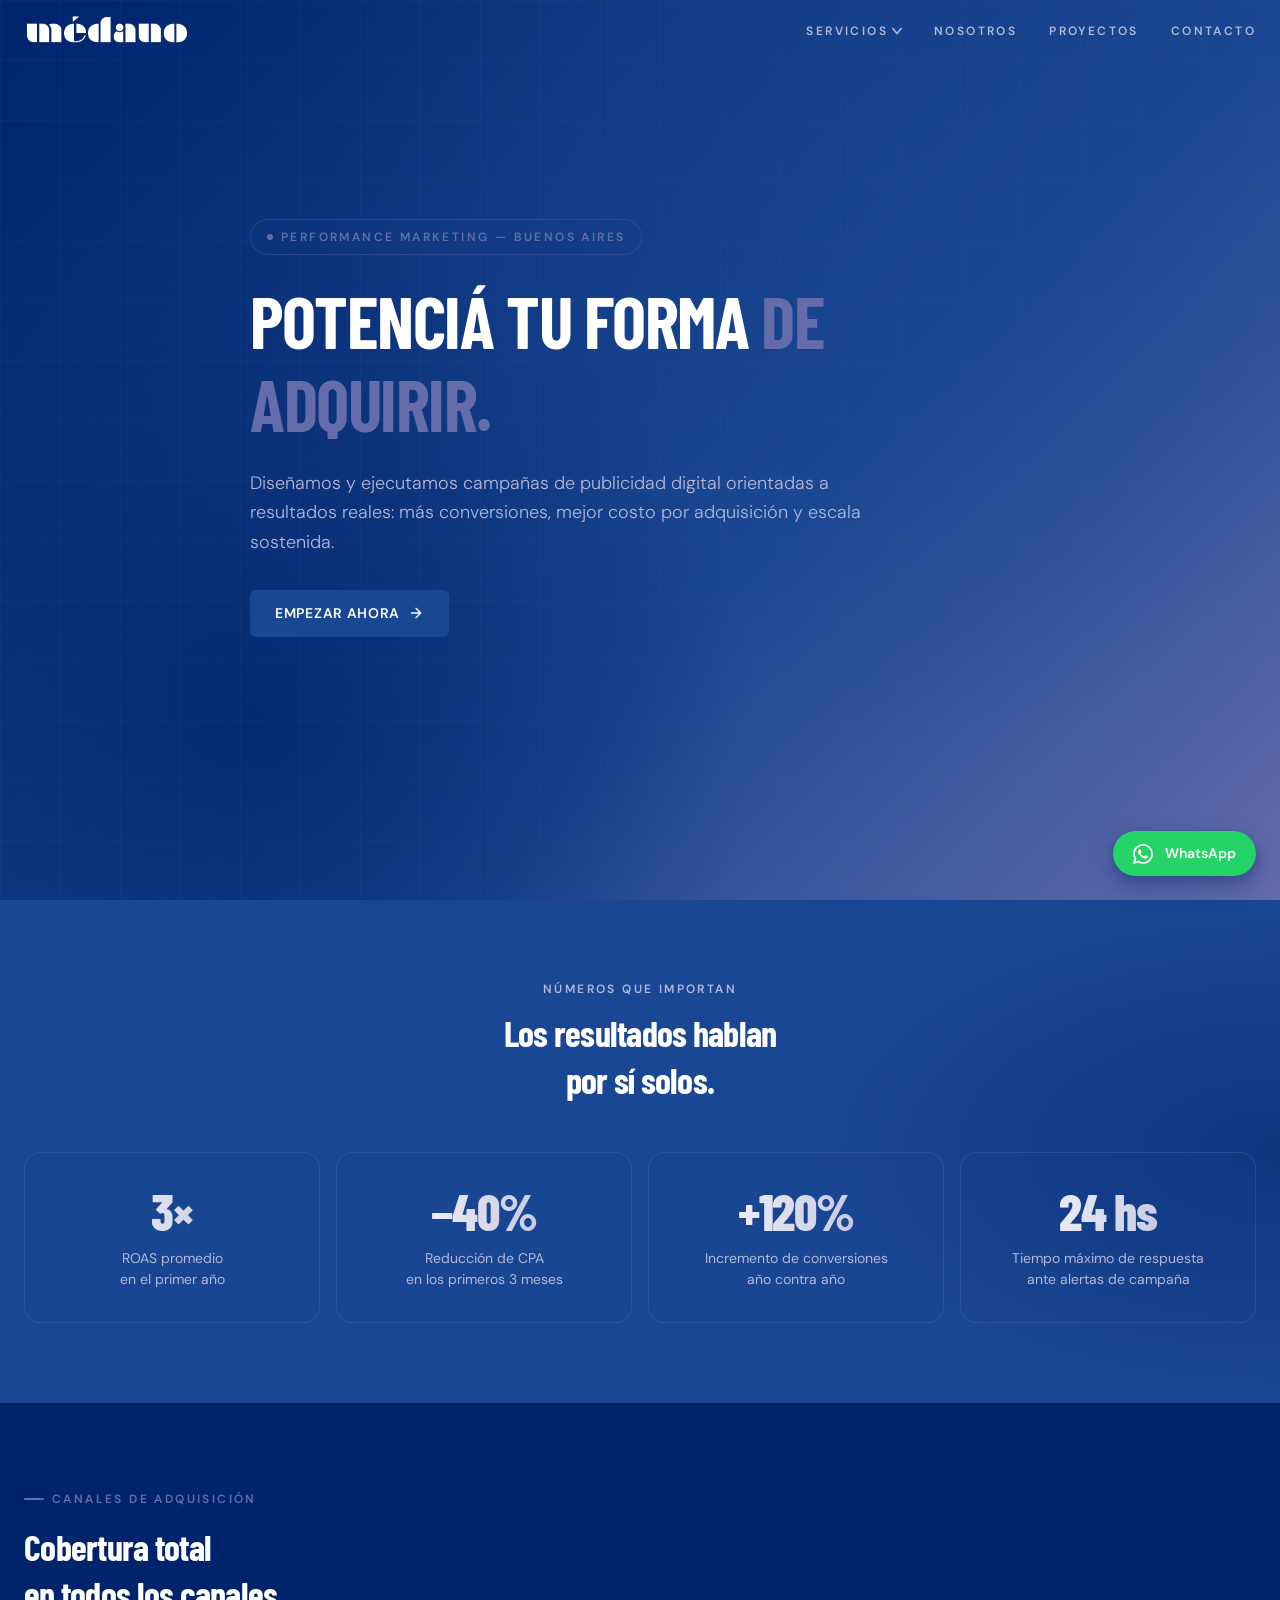
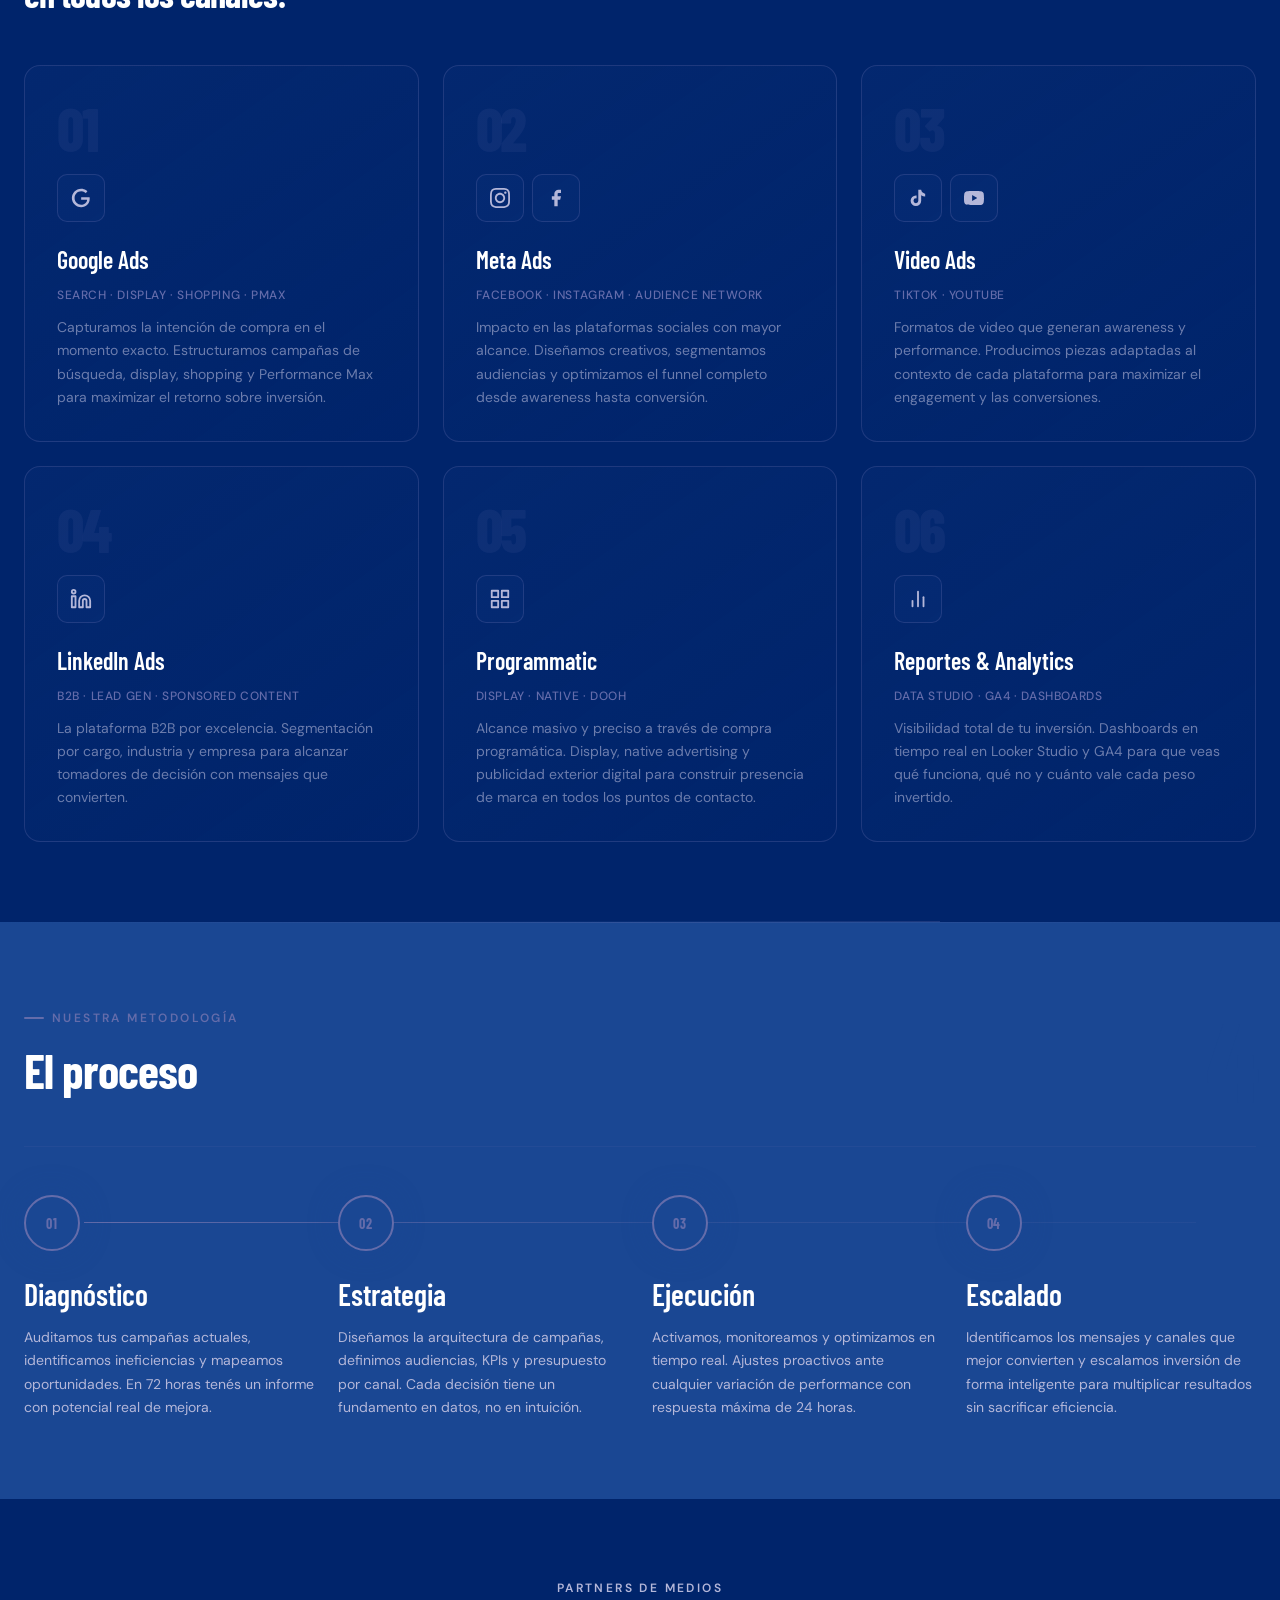
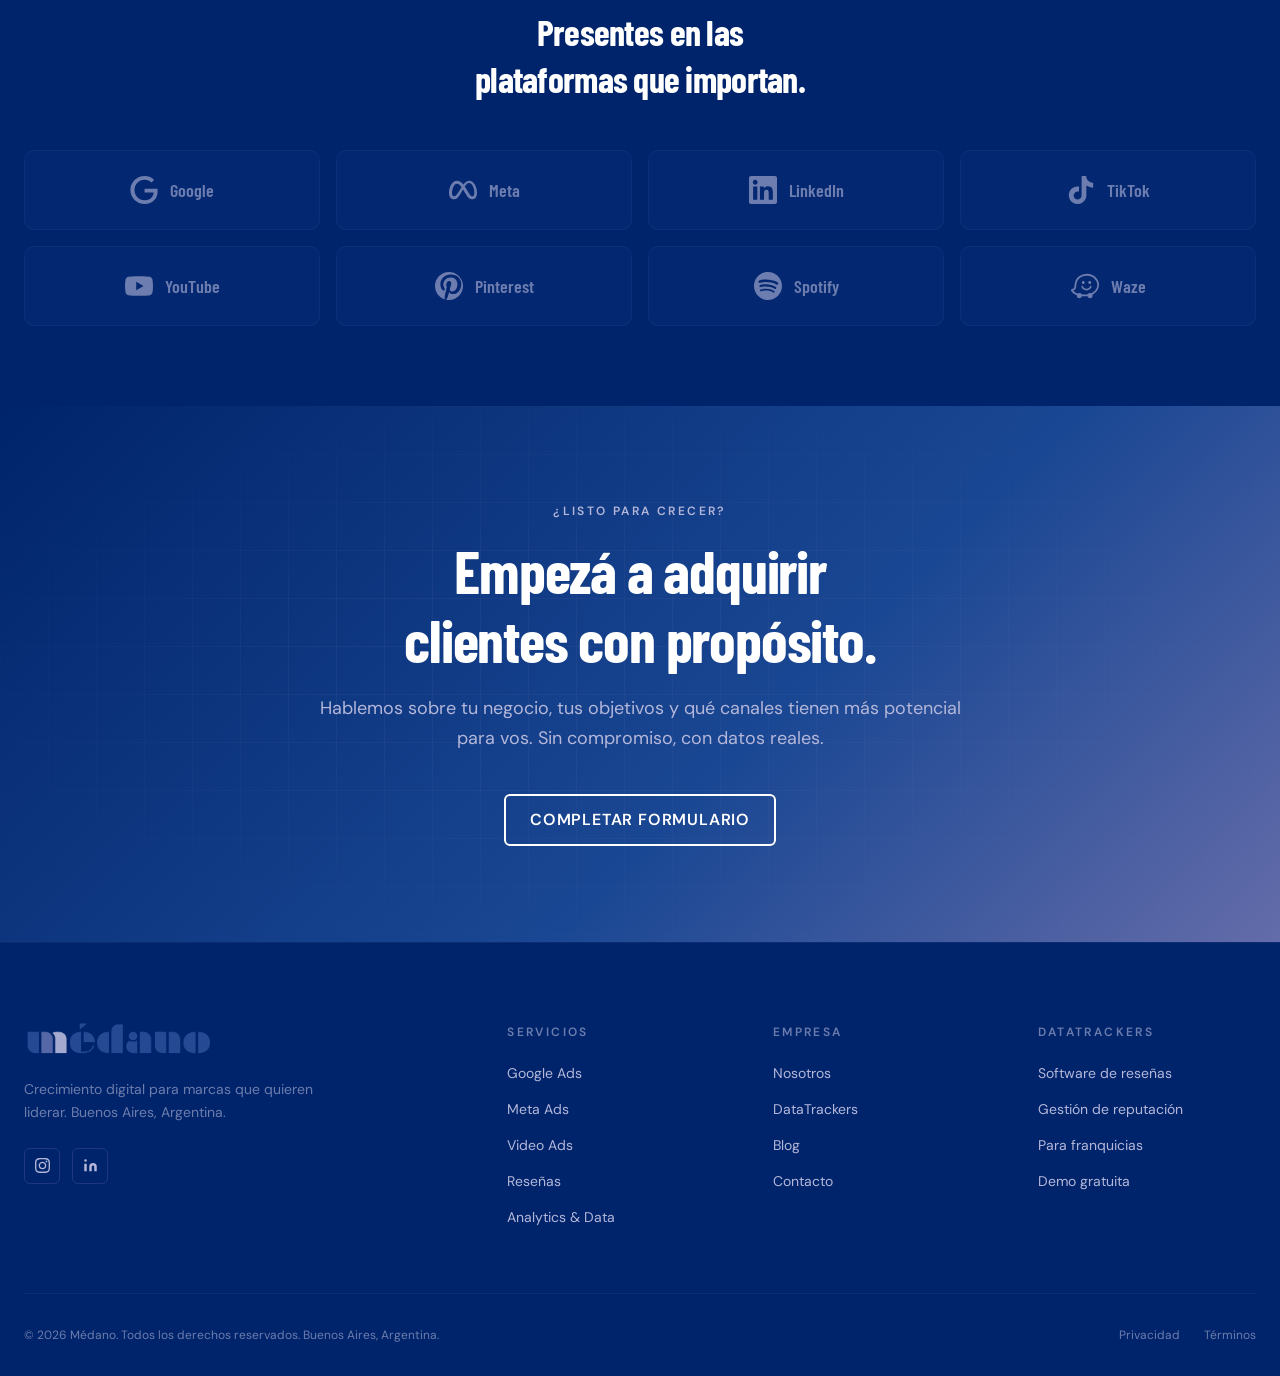
<file: publicidad-digital.html>
<!DOCTYPE html>
<html lang="es">
<head>
  <meta charset="UTF-8">
  <meta name="viewport" content="width=device-width, initial-scale=1.0">
  <title>Publicidad Digital — Google Ads & Meta Ads · Médano · Buenos Aires</title>
  <meta name="description" content="Agencia de publicidad digital en Buenos Aires. Google Ads, Meta Ads, TikTok, LinkedIn y Video Ads orientados a resultados. ROAS 3x en el primer año.">
  <meta name="robots" content="index, follow">
  <link rel="canonical" href="https://medano.co/publicidad-digital.html">

  <!-- Open Graph -->
  <meta property="og:type" content="website">
  <meta property="og:title" content="Publicidad Digital — Google Ads & Meta Ads · Médano">
  <meta property="og:description" content="Performance marketing en Buenos Aires. Google Ads, Meta Ads, TikTok y más. ROAS 3x, -40% CPA, +120% conversiones.">
  <meta property="og:url" content="https://medano.co/publicidad-digital.html">
  <meta property="og:site_name" content="Médano">
  <meta property="og:locale" content="es_AR">

  <!-- Twitter Card -->
  <meta name="twitter:card" content="summary_large_image">
  <meta name="twitter:title" content="Publicidad Digital — Médano · Buenos Aires">
  <meta name="twitter:description" content="Performance marketing orientado a resultados. Google Ads, Meta Ads, TikTok y LinkedIn desde Buenos Aires.">

  <!-- Fonts -->
  <link rel="preconnect" href="https://fonts.googleapis.com">
  <link rel="preconnect" href="https://fonts.gstatic.com" crossorigin>
  <link href="https://fonts.googleapis.com/css2?family=Barlow+Condensed:wght@400;600;700;800&family=DM+Sans:ital,wght@0,300;0,400;0,500;0,600;1,300&display=swap" rel="stylesheet">

  <!-- Favicon -->
  <link rel="icon" type="image/png" href="img/favicon-square.png">
  <link rel="apple-touch-icon" href="img/favicon-square.png">

  <!-- Stylesheets -->
  <link rel="stylesheet" href="css/global.css">
  <link rel="stylesheet" href="css/publicidad-digital.css">

  <!-- Structured Data -->
  <script type="application/ld+json">
  {
    "@context": "https://schema.org",
    "@type": "Service",
    "name": "Publicidad Digital — Médano",
    "description": "Performance marketing: Google Ads, Meta Ads, TikTok, LinkedIn y Video Ads para empresas en Argentina y Latinoamérica.",
    "url": "https://medano.co/publicidad-digital.html",
    "provider": {
      "@type": "ProfessionalService",
      "name": "Médano",
      "url": "https://medano.co",
      "address": {
        "@type": "PostalAddress",
        "addressLocality": "Buenos Aires",
        "addressCountry": "AR"
      }
    },
    "areaServed": {
      "@type": "Country",
      "name": "Argentina"
    },
    "serviceType": ["Google Ads", "Meta Ads", "TikTok Ads", "LinkedIn Ads", "Video Ads", "Programmatic", "Analytics"]
  }
  </script>
</head>
<body>

  <!-- Skip to content -->
  <a href="#main-content" class="skip-link">Ir al contenido principal</a>

  <!-- NAV -->
  <nav id="nav" aria-label="Navegación principal">
    <div class="container">
      <a href="index.html" class="nav-logo">
        <img src="img/logo-medano-final.png" alt="Médano — Crecimiento Digital" class="nav-logo-img">
      </a>
      <ul class="nav-links" id="nav-menu">
        <li class="nav-item-home"><a href="index.html">Home</a></li>
        <li class="nav-item-dropdown">
          <button class="nav-dropdown-trigger" aria-haspopup="true" aria-expanded="false">
            Servicios
            <svg class="nav-dropdown-chevron" viewBox="0 0 12 8" aria-hidden="true">
              <polyline points="1,1 6,7 11,1"/>
            </svg>
          </button>
          <ul class="nav-dropdown-panel" role="menu">
            <li role="menuitem"><a href="publicidad-digital.html">Publicidad Digital</a></li>
            <li role="menuitem"><a href="resenas.html">Reseñas</a></li>
            <li role="menuitem"><a href="index.html#seo">SEO y Posicionamiento</a></li>
          </ul>
        </li>
        <li><a href="nosotros.html">Nosotros</a></li>
        <li><a href="index.html#projects">Proyectos</a></li>
        <li><a href="index.html#contact">Contacto</a></li>
      </ul>
      <button class="nav-toggle" id="nav-toggle" aria-expanded="false" aria-controls="nav-menu" aria-label="Abrir menú de navegación">
        <span class="nav-toggle-bar"></span>
        <span class="nav-toggle-bar"></span>
        <span class="nav-toggle-bar"></span>
      </button>
      <a href="https://wa.me/5491173616189" class="btn-primary nav-cta" target="_blank" rel="noopener">
        Hablar ahora
      </a>
    </div>
  </nav>

  <main id="main-content">

    <!-- HERO -->
    <section id="pd-hero" aria-label="Publicidad Digital — Hero">
      <div class="pd-hero-bg" aria-hidden="true"></div>
      <div class="pd-hero-grid" aria-hidden="true"></div>
      <div class="container">
        <div class="pd-hero-inner">

          <div class="hero-eyebrow-shared animate-in">
            <span class="hero-dot" aria-hidden="true"></span>
            Performance Marketing — Buenos Aires
          </div>

          <h1 class="hero-title-shared animate-in">
            Potenciá tu forma
            <em>de adquirir.</em>
          </h1>

          <p class="pd-hero-sub animate-in">
            Diseñamos y ejecutamos campañas de publicidad digital orientadas a resultados reales: más conversiones, mejor costo por adquisición y escala sostenida.
          </p>

          <div class="pd-hero-actions animate-in">
            <a href="index.html#contact" class="btn-primary">
              Empezar ahora
              <svg aria-hidden="true" xmlns="http://www.w3.org/2000/svg" width="16" height="16" viewBox="0 0 24 24" fill="none" stroke="currentColor" stroke-width="2" stroke-linecap="round" stroke-linejoin="round"><path d="M5 12h14M12 5l7 7-7 7"/></svg>
            </a>
            <!-- <a href="#pd-servicios" class="btn-outline">Ver servicios</a> -->
          </div>

          <!-- KPI strip — patrón hero-metrics del index
          <div class="pd-hero-kpis" role="list" aria-label="Métricas de performance">
            <div class="pd-hero-kpi" role="listitem">
              <p class="pd-hero-kpi-value">3×</p>
              <p class="pd-hero-kpi-label">ROAS promedio</p>
            </div>
            <div class="pd-hero-kpi" role="listitem">
              <p class="pd-hero-kpi-value">−40%</p>
              <p class="pd-hero-kpi-label">CPA en 3 meses</p>
            </div>
            <div class="pd-hero-kpi" role="listitem">
              <p class="pd-hero-kpi-value">+120%</p>
              <p class="pd-hero-kpi-label">Conversiones YoY</p>
            </div>
          </div> -->

        </div>
      </div>
    </section>

    <!-- MÉTRICAS -->
    <section id="pd-metricas" aria-labelledby="metricas-title">
      <div class="container">
        <div class="pd-metrics-header reveal">
          <span class="pd-section-label">Números que importan</span>
          <h2 class="pd-section-title" id="metricas-title">
            Los resultados hablan<br>por sí solos.
          </h2>
        </div>

        <div class="pd-metrics-grid" role="list" aria-label="Métricas de performance">

          <div class="pd-metric-card reveal reveal-delay-1" role="listitem">
            <span class="pd-metric-value" aria-label="3 veces">3×</span>
            <p class="pd-metric-label">ROAS promedio<br>en el primer año</p>
          </div>

          <div class="pd-metric-card reveal reveal-delay-2" role="listitem">
            <span class="pd-metric-value" aria-label="Menos 40%">−40%</span>
            <p class="pd-metric-label">Reducción de CPA<br>en los primeros 3 meses</p>
          </div>

          <div class="pd-metric-card reveal reveal-delay-3" role="listitem">
            <span class="pd-metric-value" aria-label="Más 120%">+120%</span>
            <p class="pd-metric-label">Incremento de conversiones<br>año contra año</p>
          </div>

          <div class="pd-metric-card reveal reveal-delay-4" role="listitem">
            <span class="pd-metric-value" aria-label="24 horas">24 hs</span>
            <p class="pd-metric-label">Tiempo máximo de respuesta<br>ante alertas de campaña</p>
          </div>

        </div>
      </div>
    </section>

    <!-- SERVICIOS -->
    <section id="pd-servicios" aria-labelledby="servicios-title">
      <div class="container">
        <div class="pd-servicios-header">
          <span class="section-label">Canales de adquisición</span>
          <h2 class="pd-section-title reveal" id="servicios-title">
            Cobertura total<br>en todos los canales.
          </h2>
        </div>

        <div class="pd-servicios-grid" role="list" aria-label="Servicios de publicidad digital">

          <!-- Google Ads -->
          <article class="pd-service-card reveal reveal-delay-1" role="listitem">
            <p class="pd-service-num" aria-hidden="true">01</p>
            <div class="pd-service-icon-wrap" aria-hidden="true">
              <svg width="22" height="22" viewBox="0 0 24 24" fill="currentColor" xmlns="http://www.w3.org/2000/svg">
                <path d="M21.35 11.1H12.18V13.83H18.69C18.36 17.64 15.19 19.27 12.19 19.27C8.36 19.27 5 16.25 5 12C5 7.9 8.2 4.73 12.2 4.73C15.29 4.73 17.1 6.7 17.1 6.7L19 4.72C19 4.72 16.56 2 12.1 2C6.42 2 2.03 6.8 2.03 12C2.03 17.05 6.16 22 12.25 22C17.6 22 21.5 18.33 21.5 12.91C21.5 11.76 21.35 11.1 21.35 11.1Z"/>
              </svg>
            </div>
            <h3 class="pd-service-name">Google Ads</h3>
            <p class="pd-service-tagline">Search · Display · Shopping · PMax</p>
            <p class="pd-service-desc">Capturamos la intención de compra en el momento exacto. Estructuramos campañas de búsqueda, display, shopping y Performance Max para maximizar el retorno sobre inversión.</p>
          </article>

          <!-- Meta Ads -->
          <article class="pd-service-card reveal reveal-delay-2" role="listitem">
            <p class="pd-service-num" aria-hidden="true">02</p>
<div class="pd-service-icons-duo" aria-hidden="true">
  <!-- Instagram -->
  <div class="pd-service-icon-wrap">
    <svg width="20" height="20" viewBox="0 0 24 24" fill="currentColor" xmlns="http://www.w3.org/2000/svg">
      <path d="M12 2.163c3.204 0 3.584.012 4.85.07 3.252.148 4.771 1.691 4.919 4.919.058 1.265.069 1.645.069 4.849 0 3.205-.012 3.584-.069 4.849-.149 3.225-1.664 4.771-4.919 4.919-1.266.058-1.644.07-4.85.07-3.204 0-3.584-.012-4.849-.07-3.26-.149-4.771-1.699-4.919-4.92-.058-1.265-.07-1.644-.07-4.849 0-3.204.013-3.583.07-4.849.149-3.227 1.664-4.771 4.919-4.919 1.266-.057 1.645-.069 4.849-.069zm0-2.163c-3.259 0-3.667.014-4.947.072-4.358.2-6.78 2.618-6.98 6.98-.059 1.281-.073 1.689-.073 4.948 0 3.259.014 3.668.072 4.948.2 4.358 2.618 6.78 6.98 6.98 1.281.058 1.689.072 4.948.072 3.259 0 3.668-.014 4.948-.072 4.354-.2 6.782-2.618 6.979-6.98.059-1.28.073-1.689.073-4.948 0-3.259-.014-3.667-.072-4.947-.196-4.354-2.617-6.78-6.979-6.98-1.281-.059-1.69-.073-4.949-.073zm0 5.838c-3.403 0-6.162 2.759-6.162 6.162s2.759 6.163 6.162 6.163 6.162-2.759 6.162-6.163c0-3.403-2.759-6.162-6.162-6.162zm0 10.162c-2.209 0-4-1.79-4-4 0-2.209 1.791-4 4-4s4 1.791 4 4c0 2.21-1.791 4-4 4zm6.406-11.845c-.796 0-1.441.645-1.441 1.44s.645 1.44 1.441 1.44c.795 0 1.439-.645 1.439-1.44s-.644-1.44-1.439-1.44z"/>
    </svg>
  </div>
  <!-- Facebook -->
  <div class="pd-service-icon-wrap">
    <svg width="20" height="20" viewBox="0 0 24 24" fill="currentColor" xmlns="http://www.w3.org/2000/svg">
      <path d="M18 2h-3a5 5 0 0 0-5 5v3H7v4h3v8h4v-8h3l1-4h-4V7a1 1 0 0 1 1-1h3z"/>
    </svg>
  </div>
</div>
            <h3 class="pd-service-name">Meta Ads</h3>
            <p class="pd-service-tagline">Facebook · Instagram · Audience Network</p>
            <p class="pd-service-desc">Impacto en las plataformas sociales con mayor alcance. Diseñamos creativos, segmentamos audiencias y optimizamos el funnel completo desde awareness hasta conversión.</p>
          </article>

          <!-- Video Ads -->
          <article class="pd-service-card reveal reveal-delay-3" role="listitem">
            <p class="pd-service-num" aria-hidden="true">03</p>
          <div class="pd-service-icons-duo" aria-hidden="true">
            <div class="pd-service-icon-wrap">
              <svg width="20" height="20" viewBox="0 0 24 24" fill="currentColor" xmlns="http://www.w3.org/2000/svg">
                <path d="M19.59 6.69a4.83 4.83 0 0 1-3.77-4.25V2h-3.45v13.67a2.89 2.89 0 0 1-2.88 2.5 2.89 2.89 0 0 1-2.89-2.89 2.89 2.89 0 0 1 2.89-2.89c.28 0 .54.04.79.1V9.01a6.33 6.33 0 0 0-.79-.05 6.34 6.34 0 0 0-6.34 6.34 6.34 6.34 0 0 0 6.34 6.34 6.34 6.34 0 0 0 6.33-6.34V8.69a8.18 8.18 0 0 0 4.78 1.52V6.76a4.85 4.85 0 0 1-1.01-.07z"/>
              </svg>
            </div>
            <div class="pd-service-icon-wrap">
              <svg width="20" height="20" viewBox="0 0 24 24" fill="currentColor" xmlns="http://www.w3.org/2000/svg">
                <path d="M23.5 6.19a3.02 3.02 0 0 0-2.12-2.14C19.54 3.5 12 3.5 12 3.5s-7.54 0-9.38.55A3.02 3.02 0 0 0 .5 6.19C0 8.04 0 12 0 12s0 3.96.5 5.81a3.02 3.02 0 0 0 2.12 2.14C4.46 20.5 12 20.5 12 20.5s7.54 0 9.38-.55a3.02 3.02 0 0 0 2.12-2.14C24 15.96 24 12 24 12s0-3.96-.5-5.81zM9.75 15.5V8.5l6.25 3.5-6.25 3.5z"/>
              </svg>
            </div>
          </div>
            <h3 class="pd-service-name">Video Ads</h3>
            <p class="pd-service-tagline">TikTok · YouTube</p>
            <p class="pd-service-desc">Formatos de video que generan awareness y performance. Producimos piezas adaptadas al contexto de cada plataforma para maximizar el engagement y las conversiones.</p>
          </article>

          <!-- LinkedIn Ads -->
          <article class="pd-service-card reveal reveal-delay-1" role="listitem">
            <p class="pd-service-num" aria-hidden="true">04</p>
            <div class="pd-service-icon-wrap" aria-hidden="true">
              <svg width="22" height="22" viewBox="0 0 24 24" fill="none" stroke="currentColor" stroke-width="2" stroke-linecap="round" stroke-linejoin="round"><path d="M16 8a6 6 0 0 1 6 6v7h-4v-7a2 2 0 0 0-2-2 2 2 0 0 0-2 2v7h-4v-7a6 6 0 0 1 6-6z"/><rect x="2" y="9" width="4" height="12"/><circle cx="4" cy="4" r="2"/></svg>
            </div>
            <h3 class="pd-service-name">LinkedIn Ads</h3>
            <p class="pd-service-tagline">B2B · Lead Gen · Sponsored Content</p>
            <p class="pd-service-desc">La plataforma B2B por excelencia. Segmentación por cargo, industria y empresa para alcanzar tomadores de decisión con mensajes que convierten.</p>
          </article>

          <!-- Programática -->
          <article class="pd-service-card reveal reveal-delay-2" role="listitem">
            <p class="pd-service-num" aria-hidden="true">05</p>
            <div class="pd-service-icon-wrap" aria-hidden="true">
              <svg width="22" height="22" viewBox="0 0 24 24" fill="none" stroke="currentColor" stroke-width="2" stroke-linecap="round" stroke-linejoin="round"><rect x="3" y="3" width="7" height="7"/><rect x="14" y="3" width="7" height="7"/><rect x="14" y="14" width="7" height="7"/><rect x="3" y="14" width="7" height="7"/></svg>
            </div>
            <h3 class="pd-service-name">Programmatic</h3>
            <p class="pd-service-tagline">Display · Native · DOOH</p>
            <p class="pd-service-desc">Alcance masivo y preciso a través de compra programática. Display, native advertising y publicidad exterior digital para construir presencia de marca en todos los puntos de contacto.</p>
          </article>

          <!-- Analytics -->
          <article class="pd-service-card reveal reveal-delay-3" role="listitem">
            <p class="pd-service-num" aria-hidden="true">06</p>
            <div class="pd-service-icon-wrap" aria-hidden="true">
              <svg width="22" height="22" viewBox="0 0 24 24" fill="none" stroke="currentColor" stroke-width="2" stroke-linecap="round" stroke-linejoin="round"><line x1="18" y1="20" x2="18" y2="10"/><line x1="12" y1="20" x2="12" y2="4"/><line x1="6" y1="20" x2="6" y2="14"/></svg>
            </div>
            <h3 class="pd-service-name">Reportes & Analytics</h3>
            <p class="pd-service-tagline">Data Studio · GA4 · Dashboards</p>
            <p class="pd-service-desc">Visibilidad total de tu inversión. Dashboards en tiempo real en Looker Studio y GA4 para que veas qué funciona, qué no y cuánto vale cada peso invertido.</p>
          </article>

        </div>
      </div>
    </section>

<!-- ══════════════════════════════════════════
     #pd-proceso
══════════════════════════════════════════ -->
<section id="pd-proceso">
  <div class="container">

    <div class="resenas-section-header reveal">
      <div class="resenas-section-header-text">
        <span class="section-label">Nuestra metodología</span>
        <h2 class="section-heading">El proceso</h2>
      </div>
      <div class="resenas-section-counter" aria-hidden="true">4</div>
    </div>

    <div class="resenas-proceso-timeline">

      <div class="resenas-proceso-step reveal">
        <div class="resenas-proceso-dot">
          <span class="resenas-proceso-num">01</span>
        </div>
        <div class="resenas-proceso-body">
          <h3 class="resenas-proceso-title">Diagnóstico</h3>
          <p class="resenas-proceso-desc">Auditamos tus campañas actuales, identificamos ineficiencias y mapeamos oportunidades. En 72 horas tenés un informe con potencial real de mejora.</p>
        </div>
      </div>

      <div class="resenas-proceso-step reveal">
        <div class="resenas-proceso-dot">
          <span class="resenas-proceso-num">02</span>
        </div>
        <div class="resenas-proceso-body">
          <h3 class="resenas-proceso-title">Estrategia</h3>
          <p class="resenas-proceso-desc">Diseñamos la arquitectura de campañas, definimos audiencias, KPIs y presupuesto por canal. Cada decisión tiene un fundamento en datos, no en intuición.</p>
        </div>
      </div>

      <div class="resenas-proceso-step reveal">
        <div class="resenas-proceso-dot">
          <span class="resenas-proceso-num">03</span>
        </div>
        <div class="resenas-proceso-body">
          <h3 class="resenas-proceso-title">Ejecución</h3>
          <p class="resenas-proceso-desc">Activamos, monitoreamos y optimizamos en tiempo real. Ajustes proactivos ante cualquier variación de performance con respuesta máxima de 24 horas.</p>
        </div>
      </div>

      <div class="resenas-proceso-step reveal">
        <div class="resenas-proceso-dot">
          <span class="resenas-proceso-num">04</span>
        </div>
        <div class="resenas-proceso-body">
          <h3 class="resenas-proceso-title">Escalado</h3>
          <p class="resenas-proceso-desc">Identificamos los mensajes y canales que mejor convierten y escalamos inversión de forma inteligente para multiplicar resultados sin sacrificar eficiencia.</p>
        </div>
      </div>

    </div>
  </div>
</section>

    <!-- PARTNERS DE MEDIOS -->
    <section id="pd-partners" aria-labelledby="partners-title">
      <div class="container">
        <div class="pd-partners-header reveal">
          <span class="pd-section-label">Partners de medios</span>
          <h2 class="pd-section-title" id="partners-title">
            Presentes en las<br>plataformas que importan.
          </h2>
        </div>

        <div class="pd-partners-grid" role="list" aria-label="Plataformas de publicidad digital">

          <div class="pd-partner-item reveal reveal-delay-1" role="listitem">
            <div class="pd-partner-badge">
              <svg viewBox="0 0 24 24" fill="currentColor" aria-hidden="true"><path d="M12.48 10.92v3.28h7.84c-.24 1.84-.853 3.187-1.787 4.133-1.147 1.147-2.933 2.4-6.053 2.4-4.827 0-8.6-3.893-8.6-8.72s3.773-8.72 8.6-8.72c2.6 0 4.507 1.027 5.907 2.347l2.307-2.307C18.747 1.44 16.133 0 12.48 0 5.867 0 .307 5.387.307 12s5.56 12 12.173 12c3.573 0 6.267-1.173 8.373-3.36 2.16-2.16 2.84-5.213 2.84-7.667 0-.76-.053-1.467-.173-2.053H12.48z"/></svg>
              <span class="pd-partner-name">Google</span>
            </div>
          </div>

          <div class="pd-partner-item reveal reveal-delay-2" role="listitem">
            <div class="pd-partner-badge">
              <svg fill="currentColor" fill-rule="evenodd" viewBox="0 0 24 24" aria-hidden="true" xmlns="http://www.w3.org/2000/svg">
                <path d="M6.897 4c1.915 0 3.516.932 5.43 3.376l.282-.373c.19-.246.383-.484.58-.71l.313-.35C14.588 4.788 15.792 4 17.225 4c1.273 0 2.469.557 3.491 1.516l.218.213c1.73 1.765 2.917 4.71 3.053 8.026l.011.392.002.25c0 1.501-.28 2.759-.818 3.7l-.14.23-.108.153c-.301.42-.664.758-1.086 1.009l-.265.142-.087.04a3.493 3.493 0 01-.302.118 4.117 4.117 0 01-1.33.208c-.524 0-.996-.067-1.438-.215-.614-.204-1.163-.56-1.726-1.116l-.227-.235c-.753-.812-1.534-1.976-2.493-3.586l-1.43-2.41-.544-.895-1.766 3.13-.343.592C7.597 19.156 6.227 20 4.356 20c-1.21 0-2.205-.42-2.936-1.182l-.168-.184c-.484-.573-.837-1.311-1.043-2.189l-.067-.32a8.69 8.69 0 01-.136-1.288L0 14.468c.002-.745.06-1.49.174-2.23l.1-.573c.298-1.53.828-2.958 1.536-4.157l.209-.34c1.177-1.83 2.789-3.053 4.615-3.16L6.897 4zm-.033 2.615l-.201.01c-.83.083-1.606.673-2.252 1.577l-.138.199-.01.018c-.67 1.017-1.185 2.378-1.456 3.845l-.004.022a12.591 12.591 0 00-.207 2.254l.002.188c.004.18.017.36.04.54l.043.291c.092.503.257.908.486 1.208l.117.137c.303.323.698.492 1.17.492 1.1 0 1.796-.676 3.696-3.641l2.175-3.4.454-.701-.139-.198C9.11 7.3 8.084 6.616 6.864 6.616zm10.196-.552l-.176.007c-.635.048-1.223.359-1.82.933l-.196.198c-.439.462-.887 1.064-1.367 1.807l.266.398c.18.274.362.56.55.858l.293.475 1.396 2.335.695 1.114c.583.926 1.03 1.6 1.408 2.082l.213.262c.282.326.529.54.777.673l.102.05c.227.1.457.138.718.138.176.002.35-.023.518-.073.338-.104.61-.32.813-.637l.095-.163.077-.162c.194-.459.29-1.06.29-1.785l-.006-.449c-.08-2.871-.938-5.372-2.2-6.798l-.176-.189c-.67-.683-1.444-1.074-2.27-1.074z"/>
              </svg>
              <span class="pd-partner-name">Meta</span>
            </div>
          </div>

          <div class="pd-partner-item reveal reveal-delay-3" role="listitem">
            <div class="pd-partner-badge">
              <svg viewBox="0 0 24 24" fill="currentColor" aria-hidden="true"><path d="M20.447 20.452h-3.554v-5.569c0-1.328-.027-3.037-1.852-3.037-1.853 0-2.136 1.445-2.136 2.939v5.667H9.351V9h3.414v1.561h.046c.477-.9 1.637-1.85 3.37-1.85 3.601 0 4.267 2.37 4.267 5.455v6.286zM5.337 7.433c-1.144 0-2.063-.926-2.063-2.065 0-1.138.92-2.063 2.063-2.063 1.14 0 2.064.925 2.064 2.063 0 1.139-.925 2.065-2.064 2.065zm1.782 13.019H3.555V9h3.564v11.452zM22.225 0H1.771C.792 0 0 .774 0 1.729v20.542C0 23.227.792 24 1.771 24h20.451C23.2 24 24 23.227 24 22.271V1.729C24 .774 23.2 0 22.222 0h.003z"/></svg>
              <span class="pd-partner-name">LinkedIn</span>
            </div>
          </div>

          <div class="pd-partner-item reveal reveal-delay-4" role="listitem">
            <div class="pd-partner-badge">
              <svg viewBox="0 0 24 24" fill="currentColor" aria-hidden="true"><path d="M12.525.02c1.31-.02 2.61-.01 3.91-.02.08 1.53.63 3.09 1.75 4.17 1.12 1.11 2.7 1.62 4.24 1.79v4.03c-1.44-.05-2.89-.35-4.2-.97-.57-.26-1.1-.59-1.62-.93-.01 2.92.01 5.84-.02 8.75-.08 1.4-.54 2.79-1.35 3.94-1.31 1.92-3.58 3.17-5.91 3.21-1.43.08-2.86-.31-4.08-1.03-2.02-1.19-3.44-3.37-3.65-5.71-.02-.5-.03-1-.01-1.49.18-1.9 1.12-3.72 2.58-4.96 1.66-1.44 3.98-2.13 6.15-1.72.02 1.48-.04 2.96-.04 4.44-.99-.32-2.15-.23-3.02.37-.63.41-1.11 1.04-1.36 1.75-.21.51-.15 1.07-.14 1.61.24 1.64 1.82 3.02 3.5 2.87 1.12-.01 2.19-.66 2.77-1.61.19-.33.4-.67.41-1.06.1-1.79.06-3.57.07-5.36.01-4.03-.01-8.05.02-12.07z"/></svg>
              <span class="pd-partner-name">TikTok</span>
            </div>
          </div>

          <div class="pd-partner-item reveal reveal-delay-1" role="listitem">
            <div class="pd-partner-badge">
              <svg viewBox="0 0 24 24" fill="currentColor" aria-hidden="true"><path d="M23.495 6.205a3.007 3.007 0 0 0-2.088-2.088c-1.87-.501-9.396-.501-9.396-.501s-7.507-.01-9.396.501A3.007 3.007 0 0 0 .527 6.205a31.247 31.247 0 0 0-.522 5.805 31.247 31.247 0 0 0 .522 5.783 3.007 3.007 0 0 0 2.088 2.088c1.868.502 9.396.502 9.396.502s7.506 0 9.396-.502a3.007 3.007 0 0 0 2.088-2.088 31.247 31.247 0 0 0 .5-5.783 31.247 31.247 0 0 0-.5-5.805zM9.609 15.601V8.408l6.264 3.602z"/></svg>
              <span class="pd-partner-name">YouTube</span>
            </div>
          </div>

          <div class="pd-partner-item reveal reveal-delay-2" role="listitem">
          <div class="pd-partner-badge">
            <svg viewBox="0 0 24 24" fill="currentColor" aria-hidden="true">
              <path d="M12 0C5.373 0 0 5.373 0 12c0 5.385 3.535 9.954 8.438 11.477-.117-.976-.222-2.474.046-3.539.243-.96 1.62-6.868 1.62-6.868s-.414-.827-.414-2.051c0-1.924 1.115-3.362 2.503-3.362 1.18 0 1.753.886 1.753 1.948 0 1.187-.757 2.963-1.148 4.61-.327 1.378.69 2.5 2.048 2.5 2.457 0 4.352-2.591 4.352-6.331 0-3.312-2.38-5.628-5.78-5.628-3.936 0-6.244 2.952-6.244 6.003 0 1.188.457 2.46 1.028 3.155a.412.412 0 0 1 .095.394c-.105.436-.338 1.378-.384 1.57-.061.254-.204.308-.47.186-1.754-.817-2.85-3.386-2.85-5.45 0-4.43 3.219-8.502 9.284-8.502 4.876 0 8.664 3.473 8.664 8.112 0 4.84-3.05 8.733-7.28 8.733-1.422 0-2.76-.74-3.218-1.612l-.874 3.263c-.317 1.22-1.17 2.748-1.742 3.678C10.044 23.88 11.007 24 12 24c6.627 0 12-5.373 12-12S18.627 0 12 0z"/>
            </svg>
            <span class="pd-partner-name">Pinterest</span>
          </div>
          </div>

          <div class="pd-partner-item reveal reveal-delay-3" role="listitem">
            <div class="pd-partner-badge">
              <svg viewBox="0 0 24 24" fill="currentColor" aria-hidden="true"><path d="M12 0C5.4 0 0 5.4 0 12s5.4 12 12 12 12-5.4 12-12S18.66 0 12 0zm5.521 17.34c-.24.359-.66.48-1.021.24-2.82-1.74-6.36-2.101-10.561-1.141-.418.122-.779-.179-.899-.539-.12-.421.18-.78.54-.9 4.56-1.021 8.52-.6 11.64 1.32.42.18.479.659.301 1.02zm1.44-3.3c-.301.42-.841.6-1.262.3-3.239-1.98-8.159-2.58-11.939-1.38-.479.12-1.02-.12-1.14-.6-.12-.48.12-1.021.6-1.141C9.6 9.9 15 10.561 18.72 12.84c.361.181.54.78.241 1.2zm.12-3.36C15.24 8.4 8.82 8.16 5.16 9.301c-.6.179-1.2-.181-1.38-.721-.18-.601.18-1.2.72-1.381 4.26-1.26 11.28-1.02 15.721 1.621.539.3.719 1.02.419 1.56-.299.421-1.02.599-1.559.3z"/></svg>
              <span class="pd-partner-name">Spotify</span>
            </div>
          </div>

          <div class="pd-partner-item reveal reveal-delay-4" role="listitem">
          <div class="pd-partner-badge">
            <svg viewBox="0 0 24 24" fill="currentColor" aria-hidden="true" xmlns="http://www.w3.org/2000/svg">
              <path d="M13.314 1.59c-.225.003-.45.013-.675.03-2.165.155-4.295.924-6.069 2.327-2.194 1.732-3.296 4.325-3.496 7.05h.002c-.093 1.22-.23 2.15-.469 2.63-.238.479-.42.638-1.24.639C.27 14.259-.4 15.612.266 16.482c1.248 1.657 2.902 2.705 4.72 3.364a2.198 2.198 0 00-.033.367 2.198 2.198 0 002.2 2.197 2.198 2.198 0 002.128-1.668c1.307.12 2.607.14 3.824.1.364-.012.73-.045 1.094-.092a2.198 2.198 0 002.127 1.66 2.198 2.198 0 002.2-2.197 2.198 2.198 0 00-.151-.797 12.155 12.155 0 002.303-1.549c2.094-1.807 3.511-4.399 3.302-7.404-.112-1.723-.761-3.298-1.748-4.608-2.143-2.86-5.53-4.309-8.918-4.265zm.366 1.54c.312.008.623.027.933.063 2.48.288 4.842 1.496 6.4 3.577v.001c.829 1.1 1.355 2.386 1.446 3.792v.003c.173 2.477-.965 4.583-2.777 6.147a10.66 10.66 0 01-2.375 1.535 2.198 2.198 0 00-.98-.234 2.198 2.198 0 00-1.934 1.158 9.894 9.894 0 01-1.338.146 27.323 27.323 0 01-3.971-.148 2.198 2.198 0 00-1.932-1.156 2.198 2.198 0 00-1.347.463c-1.626-.553-3.078-1.422-4.155-2.762 1.052-.096 1.916-.6 2.319-1.408.443-.889.53-1.947.625-3.198v-.002c.175-2.391 1.11-4.536 2.92-5.964h.002c1.77-1.402 3.978-2.061 6.164-2.012zm-3.157 4.638c-.688 0-1.252.579-1.252 1.298 0 .72.564 1.297 1.252 1.297.689 0 1.252-.577 1.252-1.297 0-.711-.563-1.298-1.252-1.298zm5.514 0c-.688 0-1.25.579-1.25 1.298-.008.72.554 1.297 1.25 1.297.688 0 1.252-.577 1.252-1.297 0-.711-.564-1.298-1.252-1.298zM9.641 11.78a.72.72 0 00-.588.32.692.692 0 00-.11.54c.345 1.783 2.175 3.129 4.264 3.129h.125c1.056-.032 2.026-.343 2.816-.922.767-.556 1.29-1.316 1.477-2.137a.746.746 0 00-.094-.547.69.69 0 00-.445-.32.714.714 0 00-.867.539c-.22.93-1.299 1.9-2.934 1.94-1.572.046-2.738-.986-2.926-1.956a.72.72 0 00-.718-.586Z"/>
            </svg>
            <span class="pd-partner-name">Waze</span>
          </div>
          </div>

        </div>
      </div>
    </section>

    <!-- CTA FINAL -->
    <section id="pd-cta" aria-label="Llamado a la acción">
      <div class="container">
        <div class="pd-cta-content">
          <span class="pd-cta-label">¿Listo para crecer?</span>
          <h2 class="pd-cta-title">
            Empezá a adquirir<br>clientes con propósito.
          </h2>
          <p class="pd-cta-sub">
            Hablemos sobre tu negocio, tus objetivos y qué canales tienen más potencial para vos. Sin compromiso, con datos reales.
          </p>
          <div class="pd-cta-actions">
            <!-- <a href="https://wa.me/5491173616189" class="btn-primary" target="_blank" rel="noopener">
              Hablar por WhatsApp
              <svg aria-hidden="true" viewBox="0 0 24 24" width="16" height="16" fill="currentColor"><path d="M17.472 14.382c-.297-.149-1.758-.867-2.03-.967-.273-.099-.471-.148-.67.15-.197.297-.767.966-.94 1.164-.173.199-.347.223-.644.075-.297-.15-1.255-.463-2.39-1.475-.883-.788-1.48-1.761-1.653-2.059-.173-.297-.018-.458.13-.606.134-.133.298-.347.446-.52.149-.174.198-.298.298-.497.099-.198.05-.371-.025-.52-.075-.149-.669-1.612-.916-2.207-.242-.579-.487-.5-.669-.51-.173-.008-.371-.01-.57-.01-.198 0-.52.074-.792.372-.272.297-1.04 1.016-1.04 2.479 0 1.462 1.065 2.875 1.213 3.074.149.198 2.096 3.2 5.077 4.487.709.306 1.262.489 1.694.625.712.227 1.36.195 1.871.118.571-.085 1.758-.719 2.006-1.413.248-.694.248-1.289.173-1.413-.074-.124-.272-.198-.57-.347m-5.421 7.403h-.004a9.87 9.87 0 0 1-5.031-1.378l-.361-.214-3.741.982.998-3.648-.235-.374a9.86 9.86 0 0 1-1.51-5.26c.001-5.45 4.436-9.884 9.888-9.884 2.64 0 5.122 1.03 6.988 2.898a9.825 9.825 0 0 1 2.893 6.994c-.003 5.45-4.437 9.884-9.885 9.884m8.413-18.297A11.815 11.815 0 0 0 12.05 0C5.495 0 .16 5.335.157 11.892c0 2.096.547 4.142 1.588 5.945L.057 24l6.305-1.654a11.882 11.882 0 0 0 5.683 1.448h.005c6.554 0 11.89-5.335 11.893-11.893a11.821 11.821 0 0 0-3.48-8.413z"/></svg>
            </a> -->
            <a href="index.html#contact" class="btn-outline">
              Completar formulario
            </a>
          </div>
        </div>
      </div>
    </section>

  </main>

  <!-- FOOTER -->
  <footer id="footer" role="contentinfo">
    <div class="container">
      <div class="footer-grid">

        <div class="footer-brand">
          <a href="index.html" class="footer-logo">
            <img src="img/logo-medano-final.png" alt="Médano — Crecimiento Digital" class="footer-logo-img">
          </a>
          <p>Crecimiento digital para marcas que quieren liderar. Buenos Aires, Argentina.</p>
          <div class="social-links">
            <a href="https://www.instagram.com/medano.latam/" class="social-link" aria-label="Instagram" target="_blank" rel="noopener">
              <svg aria-hidden="true" viewBox="0 0 24 24"><path d="M12 2.163c3.204 0 3.584.012 4.85.07 3.252.148 4.771 1.691 4.919 4.919.058 1.265.069 1.645.069 4.849 0 3.205-.012 3.584-.069 4.849-.149 3.225-1.664 4.771-4.919 4.919-1.266.058-1.644.07-4.85.07-3.204 0-3.584-.012-4.849-.07-3.26-.149-4.771-1.699-4.919-4.92-.058-1.265-.07-1.644-.07-4.849 0-3.204.013-3.583.07-4.849.149-3.227 1.664-4.771 4.919-4.919 1.266-.057 1.645-.069 4.849-.069zm0-2.163c-3.259 0-3.667.014-4.947.072-4.358.2-6.78 2.618-6.98 6.98-.059 1.281-.073 1.689-.073 4.948 0 3.259.014 3.668.072 4.948.2 4.358 2.618 6.78 6.98 6.98 1.281.058 1.689.072 4.948.072 3.259 0 3.668-.014 4.948-.072 4.354-.2 6.782-2.618 6.979-6.98.059-1.28.073-1.689.073-4.948 0-3.259-.014-3.667-.072-4.947-.196-4.354-2.617-6.78-6.979-6.98-1.281-.059-1.69-.073-4.949-.073zm0 5.838c-3.403 0-6.162 2.759-6.162 6.162s2.759 6.163 6.162 6.163 6.162-2.759 6.162-6.163c0-3.403-2.759-6.162-6.162-6.162zm0 10.162c-2.209 0-4-1.79-4-4 0-2.209 1.791-4 4-4s4 1.791 4 4c0 2.21-1.791 4-4 4zm6.406-11.845c-.796 0-1.441.645-1.441 1.44s.645 1.44 1.441 1.44c.795 0 1.439-.645 1.439-1.44s-.644-1.44-1.439-1.44z"/></svg>
            </a>
            <a href="https://www.linkedin.com/company/medano-latam/" class="social-link" aria-label="LinkedIn" target="_blank" rel="noopener">
              <svg aria-hidden="true" viewBox="0 0 24 24"><path d="M16 8a6 6 0 0 1 6 6v7h-4v-7a2 2 0 0 0-2-2 2 2 0 0 0-2 2v7h-4v-7a6 6 0 0 1 6-6zM2 9h4v12H2z"/><circle cx="4" cy="4" r="2"/></svg>
            </a>
          </div>
        </div>

        <div class="footer-col">
          <h5>Servicios</h5>
          <ul>
            <li><a href="publicidad-digital.html">Google Ads</a></li>
            <li><a href="publicidad-digital.html">Meta Ads</a></li>
            <li><a href="publicidad-digital.html">Video Ads</a></li>
            <li><a href="resenas.html">Reseñas</a></li>
            <li><a href="publicidad-digital.html">Analytics & Data</a></li>
          </ul>
        </div>

        <div class="footer-col">
          <h5>Empresa</h5>
          <ul>
            <li><a href="nosotros.html">Nosotros</a></li>
            <li><a href="https://datatrackers.co/" target="_blank" rel="noopener">DataTrackers</a></li>
            <li><a href="/blog">Blog</a></li>
            <li><a href="index.html#contact">Contacto</a></li>
          </ul>
        </div>

        <div class="footer-col">
          <h5>DataTrackers</h5>
          <ul>
            <li><a href="https://datatrackers.co/" target="_blank" rel="noopener">Software de reseñas</a></li>
            <li><a href="https://datatrackers.co/" target="_blank" rel="noopener">Gestión de reputación</a></li>
            <li><a href="https://datatrackers.co/" target="_blank" rel="noopener">Para franquicias</a></li>
            <li><a href="https://calendar.google.com/calendar/u/0/appointments/schedules/AcZssZ2i0iCAT2PidpUenqZLfQUtnBXPvttRlAUsLoNEIsGYog9JkaP1H04tOI2lOoMwaa5o8dJ7AKMG" target="_blank" rel="noopener">Demo gratuita</a></li>
          </ul>
        </div>

      </div>

      <div class="footer-bottom">
        <p>© 2026 Médano. Todos los derechos reservados. Buenos Aires, Argentina.</p>
        <div class="footer-bottom-links">
          <a href="#">Privacidad</a>
          <a href="#">Términos</a>
        </div>
      </div>
    </div>
  </footer>

  <!-- WHATSAPP CHIP -->
  <a class="wa-chip" href="https://wa.me/5491173616189" target="_blank" rel="noopener" aria-label="Contactar por WhatsApp">
    <svg aria-hidden="true" viewBox="0 0 24 24" xmlns="http://www.w3.org/2000/svg"><path d="M17.472 14.382c-.297-.149-1.758-.867-2.03-.967-.273-.099-.471-.148-.67.15-.197.297-.767.966-.94 1.164-.173.199-.347.223-.644.075-.297-.15-1.255-.463-2.39-1.475-.883-.788-1.48-1.761-1.653-2.059-.173-.297-.018-.458.13-.606.134-.133.298-.347.446-.52.149-.174.198-.298.298-.497.099-.198.05-.371-.025-.52-.075-.149-.669-1.612-.916-2.207-.242-.579-.487-.5-.669-.51-.173-.008-.371-.01-.57-.01-.198 0-.52.074-.792.372-.272.297-1.04 1.016-1.04 2.479 0 1.462 1.065 2.875 1.213 3.074.149.198 2.096 3.2 5.077 4.487.709.306 1.262.489 1.694.625.712.227 1.36.195 1.871.118.571-.085 1.758-.719 2.006-1.413.248-.694.248-1.289.173-1.413-.074-.124-.272-.198-.57-.347m-5.421 7.403h-.004a9.87 9.87 0 0 1-5.031-1.378l-.361-.214-3.741.982.998-3.648-.235-.374a9.86 9.86 0 0 1-1.51-5.26c.001-5.45 4.436-9.884 9.888-9.884 2.64 0 5.122 1.03 6.988 2.898a9.825 9.825 0 0 1 2.893 6.994c-.003 5.45-4.437 9.884-9.885 9.884m8.413-18.297A11.815 11.815 0 0 0 12.05 0C5.495 0 .16 5.335.157 11.892c0 2.096.547 4.142 1.588 5.945L.057 24l6.305-1.654a11.882 11.882 0 0 0 5.683 1.448h.005c6.554 0 11.89-5.335 11.893-11.893a11.821 11.821 0 0 0-3.48-8.413z"/></svg>
    WhatsApp
  </a>

  <!-- JS -->
  <script>
    // Nav scroll effect
    const nav = document.getElementById('nav');
    const onScroll = () => {
      nav.classList.toggle('scrolled', window.scrollY > 40);
    };
    window.addEventListener('scroll', onScroll, { passive: true });
    onScroll();

    // Mobile menu
    const navToggle = document.getElementById('nav-toggle');
    const navMenu = document.getElementById('nav-menu');

    function openMenu() {
      const scrollbarW = window.innerWidth - document.documentElement.clientWidth;
      document.body.style.setProperty('--scrollbar-width', scrollbarW + 'px');
      navToggle.setAttribute('aria-expanded', 'true');
      navToggle.setAttribute('aria-label', 'Cerrar menú de navegación');
      navMenu.classList.add('is-open');
      document.body.classList.add('menu-open', 'nav-open');
    }

    function closeMenu() {
      navToggle.setAttribute('aria-expanded', 'false');
      navToggle.setAttribute('aria-label', 'Abrir menú de navegación');
      navMenu.classList.remove('is-open');
      document.body.classList.remove('menu-open', 'nav-open');
      document.body.style.removeProperty('--scrollbar-width');
      navToggle.focus();
    }

    navToggle?.addEventListener('click', () => {
      navToggle.getAttribute('aria-expanded') === 'true' ? closeMenu() : openMenu();
    });

    navMenu?.querySelectorAll('a').forEach(link => link.addEventListener('click', closeMenu));

    document.addEventListener('keydown', (e) => {
      if (e.key === 'Escape' && navMenu?.classList.contains('is-open')) closeMenu();
    });

    // Nav dropdown — desktop hover with gap fix
    const dropdownItem = document.querySelector('.nav-item-dropdown');
    const trigger = dropdownItem?.querySelector('.nav-dropdown-trigger');
    const panel = dropdownItem?.querySelector('.nav-dropdown-panel');
    let closeTimer;

    function openDropdown() {
      clearTimeout(closeTimer);
      trigger?.setAttribute('aria-expanded', 'true');
      panel?.classList.add('is-open');
    }

    function scheduleClose() {
      closeTimer = setTimeout(() => {
        trigger?.setAttribute('aria-expanded', 'false');
        panel?.classList.remove('is-open');
      }, 150);
    }

    dropdownItem?.addEventListener('mouseenter', openDropdown);
    dropdownItem?.addEventListener('mouseleave', scheduleClose);
    panel?.addEventListener('mouseenter', () => clearTimeout(closeTimer));
    panel?.addEventListener('mouseleave', scheduleClose);

    // Scroll reveal
    const revealEls = document.querySelectorAll('.reveal');
    const observer = new IntersectionObserver((entries) => {
      entries.forEach(entry => {
        if (entry.isIntersecting) {
          entry.target.classList.add('is-visible');
          observer.unobserve(entry.target);
        }
      });
    }, { threshold: 0.1, rootMargin: '0px 0px -40px 0px' });

    revealEls.forEach(el => observer.observe(el));
  </script>

</body>
</html>
</file>
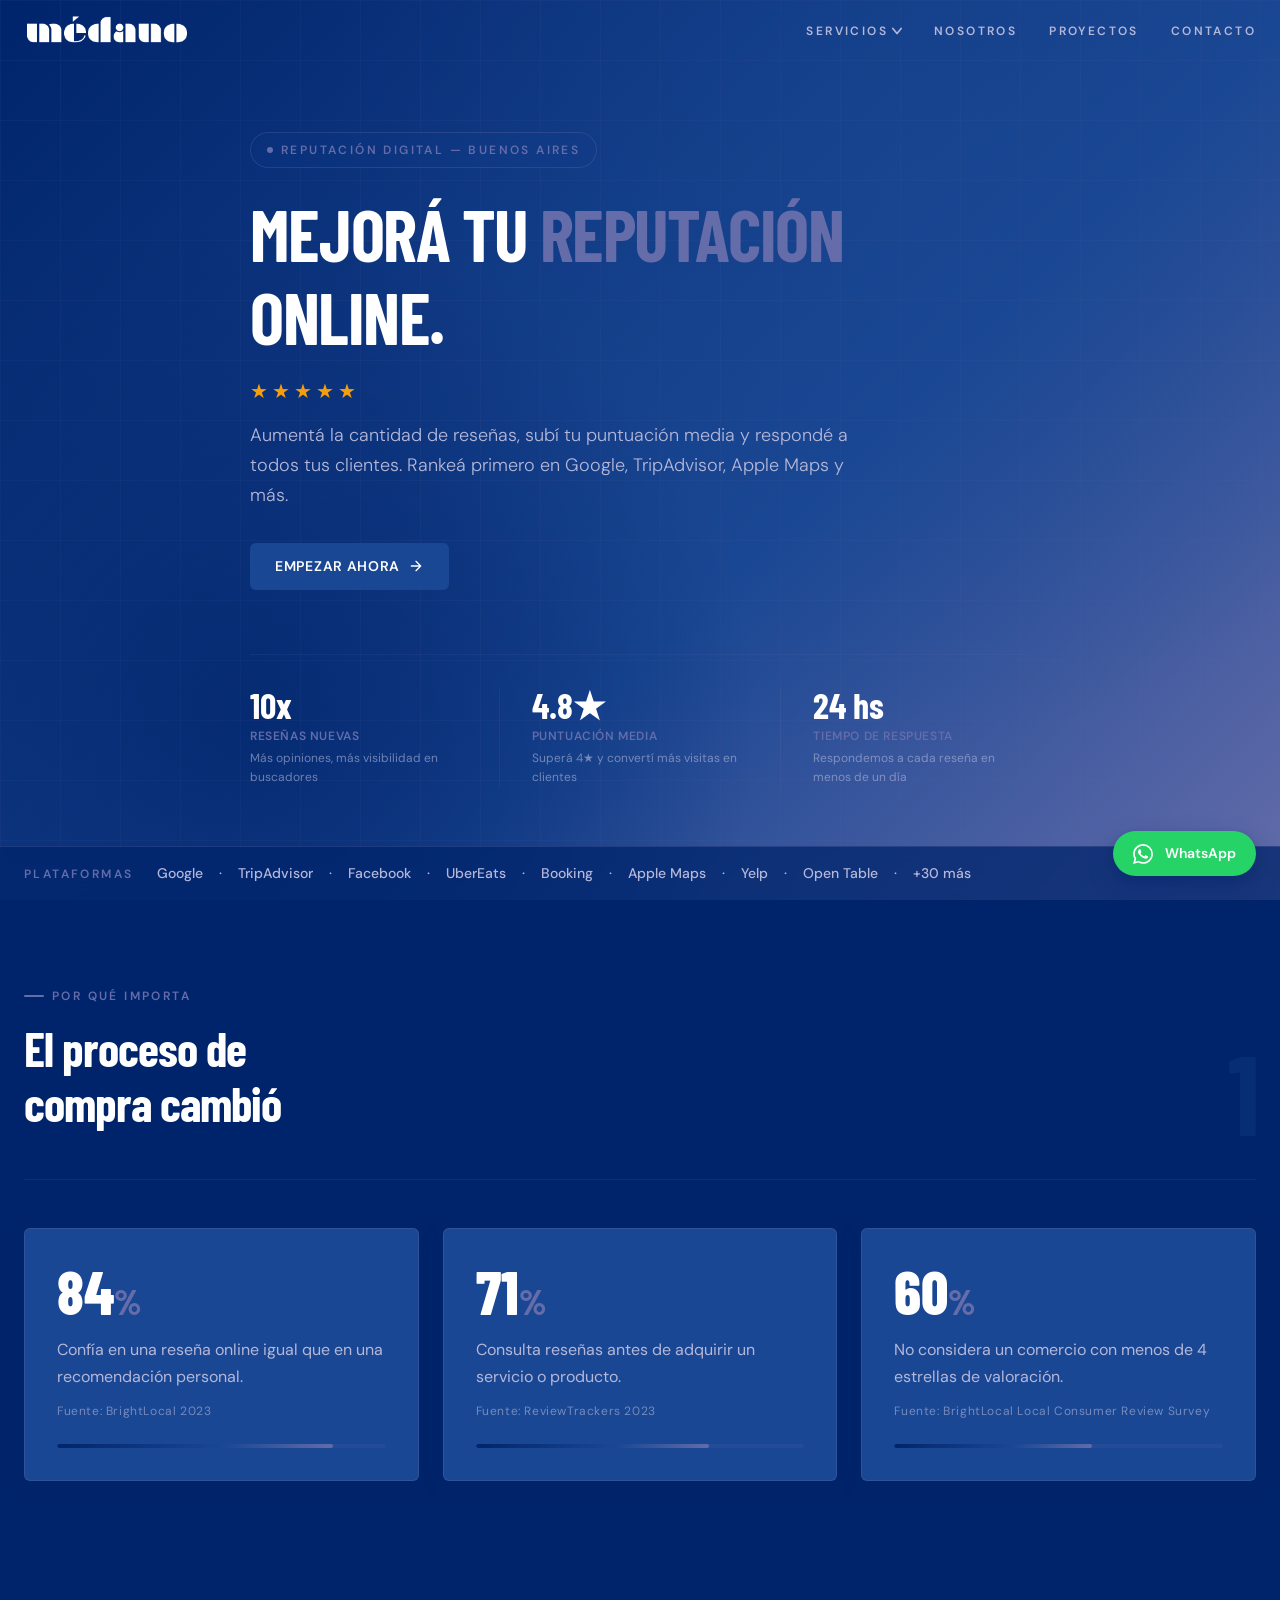
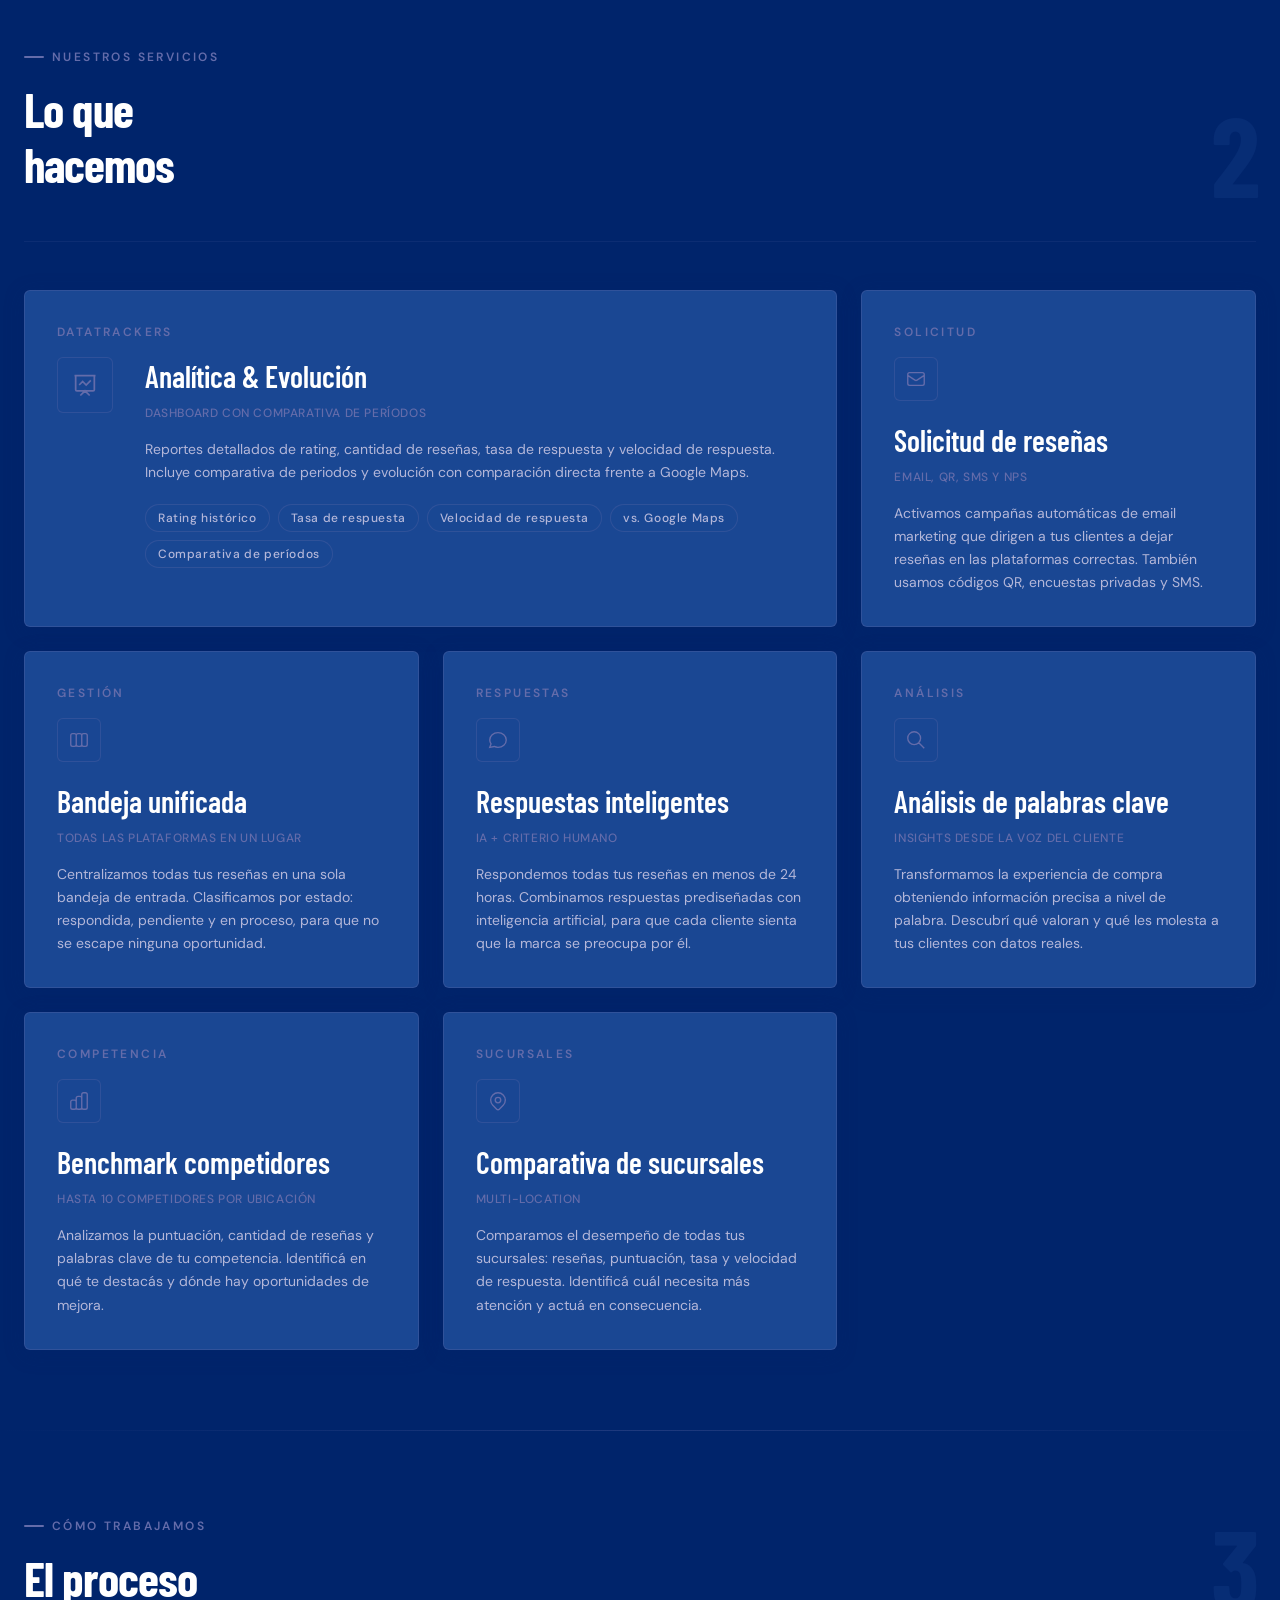
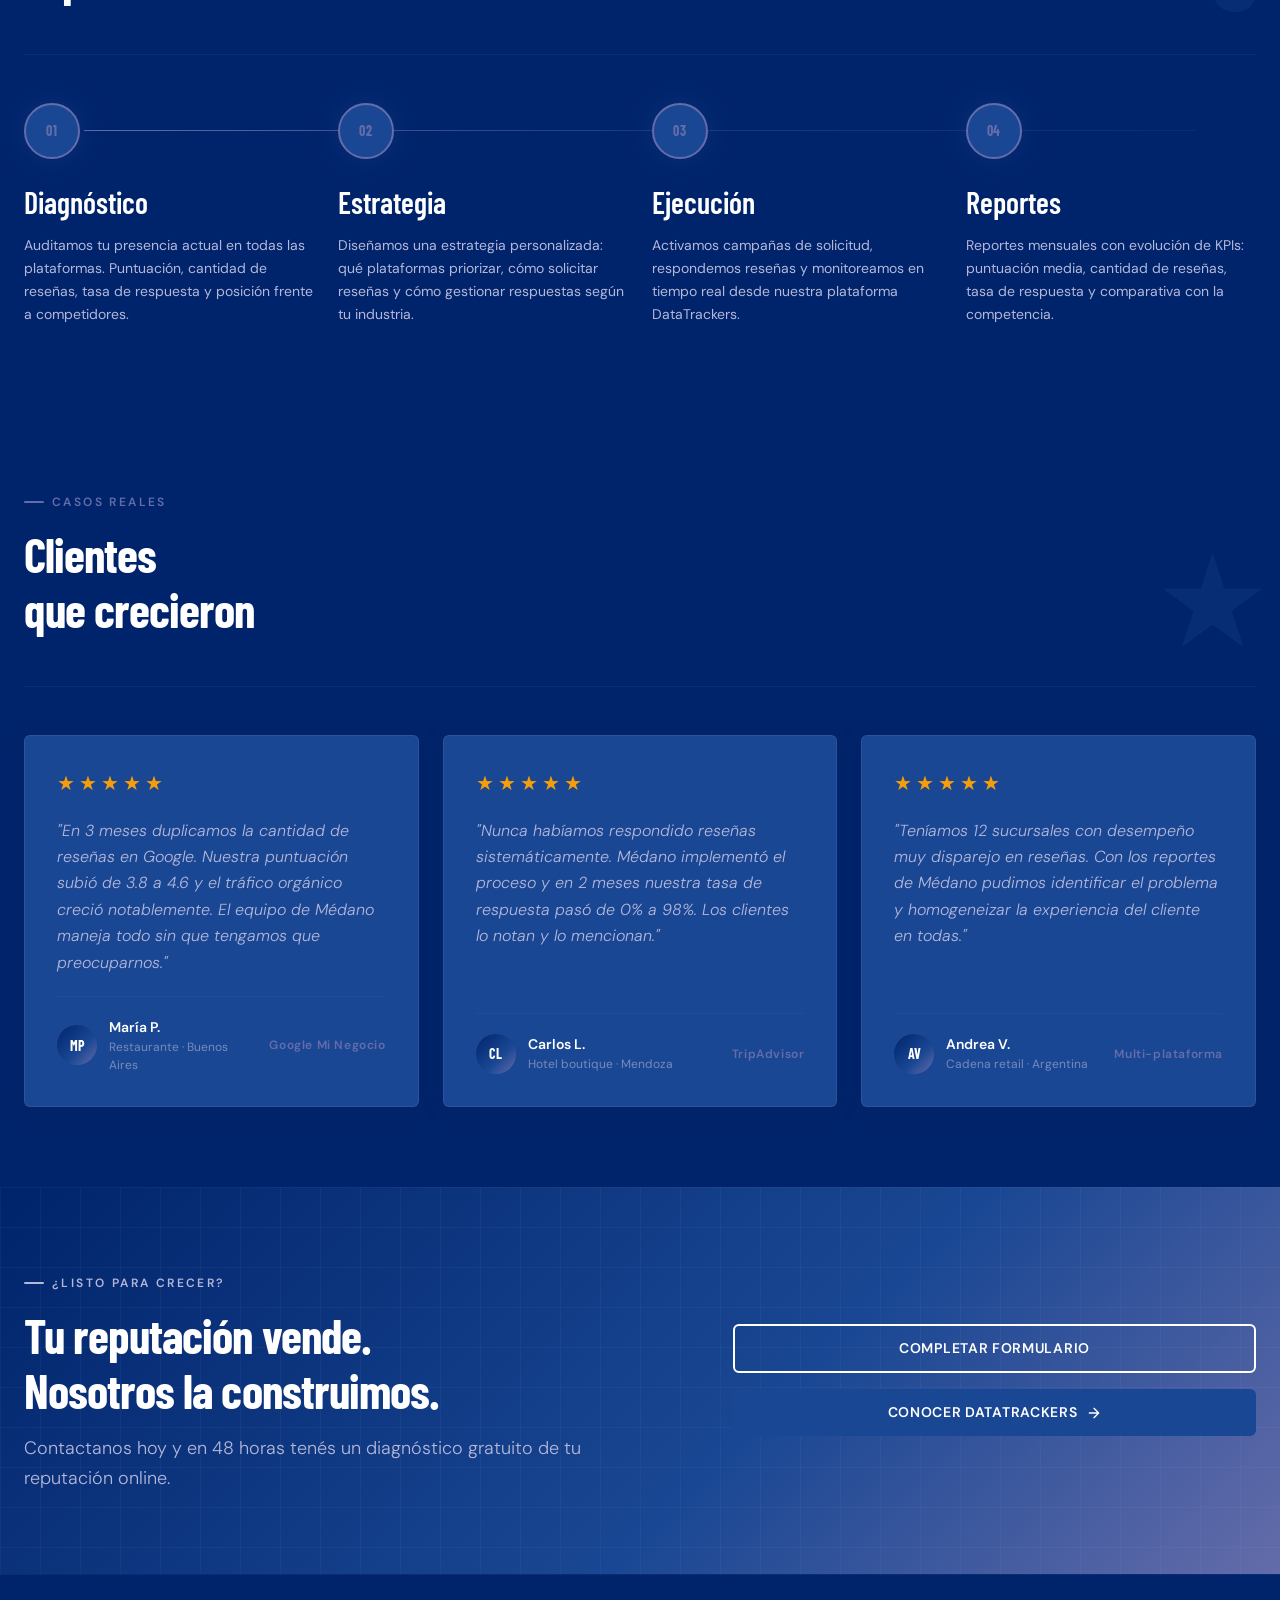
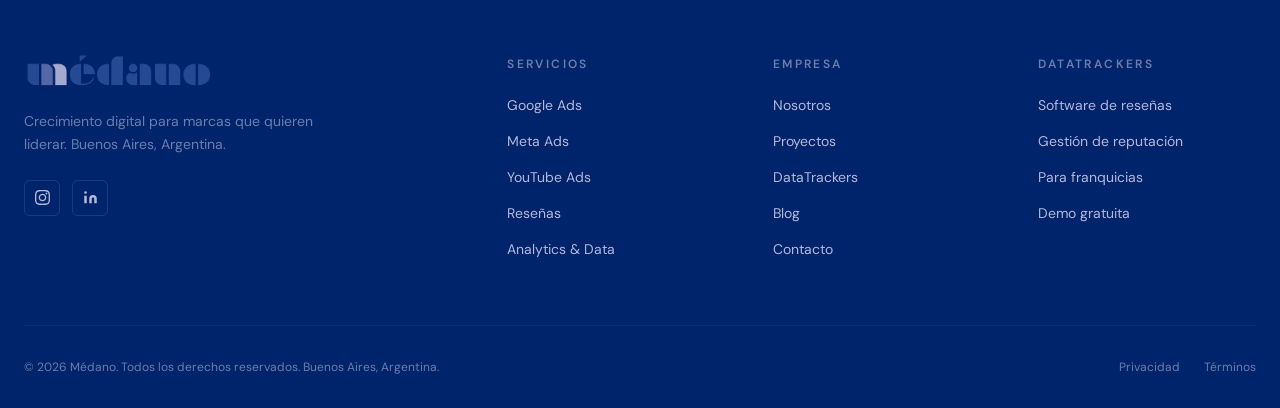
<file: resenas.html>
<!DOCTYPE html>
<html lang="es">
<head>
  <meta charset="UTF-8">
  <meta name="viewport" content="width=device-width, initial-scale=1.0">
  <title>Reseñas Online — Médano · Crecimiento Digital Buenos Aires</title>
  <meta name="description" content="Mejorá tu reputación online. Aumentamos reseñas, subimos tu puntuación y respondemos a todos tus clientes en Google, TripAdvisor, Facebook y más.">
  <meta name="robots" content="index, follow">
  <link rel="canonical" href="https://medano.co/resenas.html">
  <meta property="og:type" content="website">
  <meta property="og:title" content="Reseñas Online — Médano · Crecimiento Digital">
  <meta property="og:description" content="Mejorá tu reputación online. Gestionamos reseñas en Google, TripAdvisor, Facebook y más de 30 plataformas.">
  <meta property="og:url" content="https://medano.co/resenas.html">
  <meta property="og:site_name" content="Médano">
  <meta property="og:locale" content="es_AR">
  <link rel="preconnect" href="https://fonts.googleapis.com">
  <link rel="preconnect" href="https://fonts.gstatic.com" crossorigin>
  <link href="https://fonts.googleapis.com/css2?family=Barlow+Condensed:wght@400;600;700;800&family=DM+Sans:ital,wght@0,300;0,400;0,500;0,600;1,300&display=swap" rel="stylesheet">
  <link rel="icon" type="image/png" href="img/favicon-square.png">
  <link rel="apple-touch-icon" href="img/favicon.png">
  <link rel="stylesheet" href="css/global.css">
  <link rel="stylesheet" href="css/resenas.css">
</head>
<body>

  <a href="#main-content" class="skip-link">Ir al contenido principal</a>

  <nav id="nav" aria-label="Navegación principal">
    <div class="container">
      <a href="index.html" class="nav-logo">
        <img src="img/logo-medano-final.png" alt="Médano — Crecimiento Digital" class="nav-logo-img">
      </a>
      <ul class="nav-links" id="nav-menu">
        <li class="nav-item-home"><a href="index.html">Home</a></li>
        <li class="nav-item-dropdown">
          <button class="nav-dropdown-trigger" aria-haspopup="true" aria-expanded="false">
            Servicios
            <svg class="nav-dropdown-chevron" viewBox="0 0 12 8" aria-hidden="true">
              <polyline points="1,1 6,7 11,1"/>
            </svg>
          </button>
          <ul class="nav-dropdown-panel" role="menu">
            <li role="menuitem"><a href="publicidad-digital.html">Publicidad Digital</a></li>
            <li role="menuitem"><a href="resenas.html" aria-current="page">Reseñas</a></li>
            <li role="menuitem"><a href="index.html#seo">SEO y Posicionamiento</a></li>
          </ul>
        </li>
        <li><a href="nosotros.html">Nosotros</a></li>
        <li><a href="index.html#projects">Proyectos</a></li>
        <li><a href="index.html#contact">Contacto</a></li>
      </ul>
      <button class="nav-toggle" id="nav-toggle" aria-expanded="false" aria-controls="nav-menu" aria-label="Abrir menú de navegación">
        <span class="nav-toggle-bar"></span>
        <span class="nav-toggle-bar"></span>
        <span class="nav-toggle-bar"></span>
      </button>
      <a href="https://wa.me/5491173616189" class="btn-primary nav-cta" target="_blank" rel="noopener">
        Hablar ahora
      </a>
    </div>
  </nav>

  <main id="main-content">

    <!-- ══════════════════════════════════════════
         #resenas-hero
    ══════════════════════════════════════════ -->
    <section id="resenas-hero" aria-label="Mejorá tu reputación online">
      <div class="resenas-hero-bg" aria-hidden="true"></div>
      <div class="resenas-hero-grid" aria-hidden="true"></div>
      <div class="container">
        <div class="resenas-hero-inner">

          <div class="hero-eyebrow-shared animate-in">
            <span class="hero-dot" aria-hidden="true"></span>
            Reputación Digital — Buenos Aires
          </div>



          <h1 class="hero-title-shared animate-in">
            Mejorá tu
            <em>reputación</em>
            online.
          </h1>
          <div class="resenas-hero-stars animate-in" aria-hidden="true">
            <span>★</span><span>★</span><span>★</span><span>★</span><span>★</span>
          </div>
          <p class="resenas-hero-sub">
            Aumentá la cantidad de reseñas, subí tu puntuación media y respondé a todos tus clientes.
            Rankeá primero en Google, TripAdvisor, Apple Maps y más.
          </p>

          <div class="resenas-hero-actions">
            <a href="index.html#contact" class="btn-primary">
              Empezar ahora
              <svg aria-hidden="true" xmlns="http://www.w3.org/2000/svg" width="16" height="16" viewBox="0 0 24 24" fill="none" stroke="currentColor" stroke-width="2" stroke-linecap="round" stroke-linejoin="round"><path d="M5 12h14M12 5l7 7-7 7"/></svg>
            </a>
            <!-- <a href="https://datatrackers.co/" class="btn-outline" target="_blank" rel="noopener">
              Ver DataTrackers
            </a> -->
          </div>

          <div class="resenas-kpi-strip" role="list" aria-label="Resultados clave">
            <div class="resenas-kpi-card" role="listitem">
              <p class="resenas-kpi-number">10x</p>
              <p class="resenas-kpi-title">Reseñas nuevas</p>
              <p class="resenas-kpi-desc">Más opiniones, más visibilidad en buscadores</p>
            </div>
            <div class="resenas-kpi-card" role="listitem">
              <p class="resenas-kpi-number">4.8★</p>
              <p class="resenas-kpi-title">Puntuación media</p>
              <p class="resenas-kpi-desc">Superá 4★ y convertí más visitas en clientes</p>
            </div>
            <div class="resenas-kpi-card" role="listitem">
              <p class="resenas-kpi-number">24 hs</p>
              <p class="resenas-kpi-title">Tiempo de respuesta</p>
              <p class="resenas-kpi-desc">Respondemos a cada reseña en menos de un día</p>
            </div>
          </div>

        </div>
      </div>

      <div class="resenas-platforms-bar reveal">
        <div class="container">
          <div class="resenas-platforms-bar-inner">
            <span class="resenas-platforms-label">Plataformas</span>
            <div class="resenas-platforms-logos">
              <span>Google</span>
              <span class="resenas-sep" aria-hidden="true">·</span>
              <span>TripAdvisor</span>
              <span class="resenas-sep" aria-hidden="true">·</span>
              <span>Facebook</span>
              <span class="resenas-sep" aria-hidden="true">·</span>
              <span>UberEats</span>
              <span class="resenas-sep" aria-hidden="true">·</span>
              <span>Booking</span>
              <span class="resenas-sep" aria-hidden="true">·</span>
              <span>Apple Maps</span>
              <span class="resenas-sep" aria-hidden="true">·</span>
              <span>Yelp</span>
              <span class="resenas-sep" aria-hidden="true">·</span>
              <span>Open Table</span>
              <span class="resenas-sep" aria-hidden="true">·</span>
              <span class="resenas-platforms-more">+30 más</span>
            </div>
          </div>
        </div>
      </div>
    </section>

    <!-- ══════════════════════════════════════════
         #resenas-stats
    ══════════════════════════════════════════ -->
    <section id="resenas-stats">
      <div class="container">

        <div class="resenas-section-header reveal">
          <div class="resenas-section-header-text">
            <span class="section-label">Por qué importa</span>
            <h2 class="section-heading">El proceso de<br>compra cambió</h2>
          </div>
          <div class="resenas-section-counter" aria-hidden="true">1</div>
        </div>

        <div class="resenas-stats-grid">
          <div class="resenas-stat-card reveal">
            <div class="resenas-stat-number">84<span class="resenas-stat-pct">%</span></div>
            <p class="resenas-stat-desc">Confía en una reseña online igual que en una recomendación personal.</p>
            <div class="resenas-stat-source">Fuente: BrightLocal 2023</div>
            <div class="resenas-stat-bar" aria-hidden="true">
              <div class="resenas-stat-fill" style="--fill: 84%"></div>
            </div>
          </div>
          <div class="resenas-stat-card reveal">
            <div class="resenas-stat-number">71<span class="resenas-stat-pct">%</span></div>
            <p class="resenas-stat-desc">Consulta reseñas antes de adquirir un servicio o producto.</p>
            <div class="resenas-stat-source">Fuente: ReviewTrackers 2023</div>
            <div class="resenas-stat-bar" aria-hidden="true">
              <div class="resenas-stat-fill" style="--fill: 71%"></div>
            </div>
          </div>
          <div class="resenas-stat-card reveal">
            <div class="resenas-stat-number">60<span class="resenas-stat-pct">%</span></div>
            <p class="resenas-stat-desc">No considera un comercio con menos de 4 estrellas de valoración.</p>
            <div class="resenas-stat-source">Fuente: BrightLocal Local Consumer Review Survey</div>
            <div class="resenas-stat-bar" aria-hidden="true">
              <div class="resenas-stat-fill" style="--fill: 60%"></div>
            </div>
          </div>
        </div>

      </div>
    </section>

    <!-- ══════════════════════════════════════════
         #resenas-servicios
    ══════════════════════════════════════════ -->
    <section id="resenas-servicios">
      <div class="container">

        <div class="resenas-section-header reveal">
          <div class="resenas-section-header-text">
            <span class="section-label">Nuestros servicios</span>
            <h2 class="section-heading">Lo que<br>hacemos</h2>
          </div>
          <div class="resenas-section-counter" aria-hidden="true">2</div>
        </div>

        <div class="resenas-services-grid">

          <!-- 1. Analítica & Evolución — wide (span 2) -->
          <div class="resenas-service-card resenas-service-card--wide reveal">
            <div class="resenas-service-tag">DataTrackers</div>
            <div class="resenas-service-wide-inner">
              <div class="resenas-service-wide-icon" aria-hidden="true">
                <svg viewBox="0 0 24 24" fill="none" stroke="currentColor" stroke-width="1.5"><path d="M7 12l3-3 3 3 4-4M8 21l4-4 4 4M3 4h18M4 4h16v12a1 1 0 01-1 1H5a1 1 0 01-1-1V4z"/></svg>
              </div>
              <div class="resenas-service-wide-body">
                <h3 class="resenas-service-title">Analítica &amp; Evolución</h3>
                <div class="resenas-service-sub">Dashboard con comparativa de períodos</div>
                <p class="resenas-service-desc">Reportes detallados de rating, cantidad de reseñas, tasa de respuesta y velocidad de respuesta. Incluye comparativa de periodos y evolución con comparación directa frente a Google Maps.</p>
                <div class="resenas-feature-chips">
                  <span class="resenas-feature-chip">Rating histórico</span>
                  <span class="resenas-feature-chip">Tasa de respuesta</span>
                  <span class="resenas-feature-chip">Velocidad de respuesta</span>
                  <span class="resenas-feature-chip">vs. Google Maps</span>
                  <span class="resenas-feature-chip">Comparativa de períodos</span>
                </div>
              </div>
            </div>
          </div>

          <!-- 2. Solicitud de reseñas -->
          <div class="resenas-service-card reveal">
            <div class="resenas-service-tag">Solicitud</div>
            <div class="resenas-service-icon" aria-hidden="true">
              <svg viewBox="0 0 24 24" fill="none" stroke="currentColor" stroke-width="1.5"><path d="M3 8l7.89 5.26a2 2 0 002.22 0L21 8M5 19h14a2 2 0 002-2V7a2 2 0 00-2-2H5a2 2 0 00-2 2v10a2 2 0 002 2z"/></svg>
            </div>
            <h3 class="resenas-service-title">Solicitud de reseñas</h3>
            <div class="resenas-service-sub">Email, QR, SMS y NPS</div>
            <p class="resenas-service-desc">Activamos campañas automáticas de email marketing que dirigen a tus clientes a dejar reseñas en las plataformas correctas. También usamos códigos QR, encuestas privadas y SMS.</p>
          </div>

          <!-- 3. Bandeja unificada -->
          <div class="resenas-service-card reveal">
            <div class="resenas-service-tag">Gestión</div>
            <div class="resenas-service-icon" aria-hidden="true">
              <svg viewBox="0 0 24 24" fill="none" stroke="currentColor" stroke-width="1.5"><path d="M9 17V7m0 10a2 2 0 01-2 2H5a2 2 0 01-2-2V7a2 2 0 012-2h2a2 2 0 012 2m0 10a2 2 0 002 2h2a2 2 0 002-2M9 7a2 2 0 012-2h2a2 2 0 012 2m0 10V7m0 10a2 2 0 002 2h2a2 2 0 002-2V7a2 2 0 00-2-2h-2a2 2 0 00-2 2"/></svg>
            </div>
            <h3 class="resenas-service-title">Bandeja unificada</h3>
            <div class="resenas-service-sub">Todas las plataformas en un lugar</div>
            <p class="resenas-service-desc">Centralizamos todas tus reseñas en una sola bandeja de entrada. Clasificamos por estado: respondida, pendiente y en proceso, para que no se escape ninguna oportunidad.</p>
          </div>

          <!-- 4. Respuestas inteligentes -->
          <div class="resenas-service-card reveal">
            <div class="resenas-service-tag">Respuestas</div>
            <div class="resenas-service-icon" aria-hidden="true">
              <svg viewBox="0 0 24 24" fill="none" stroke="currentColor" stroke-width="1.5"><path d="M8 12h.01M12 12h.01M16 12h.01M21 12c0 4.418-4.03 8-9 8a9.863 9.863 0 01-4.255-.949L3 20l1.395-3.72C3.512 15.042 3 13.574 3 12c0-4.418 4.03-8 9-8s9 3.582 9 8z"/></svg>
            </div>
            <h3 class="resenas-service-title">Respuestas inteligentes</h3>
            <div class="resenas-service-sub">IA + criterio humano</div>
            <p class="resenas-service-desc">Respondemos todas tus reseñas en menos de 24 horas. Combinamos respuestas prediseñadas con inteligencia artificial, para que cada cliente sienta que la marca se preocupa por él.</p>
          </div>

          <!-- 5. Análisis de palabras clave -->
          <div class="resenas-service-card reveal">
            <div class="resenas-service-tag">Análisis</div>
            <div class="resenas-service-icon" aria-hidden="true">
              <svg viewBox="0 0 24 24" fill="none" stroke="currentColor" stroke-width="1.5"><path d="M21 21l-6-6m2-5a7 7 0 11-14 0 7 7 0 0114 0z"/></svg>
            </div>
            <h3 class="resenas-service-title">Análisis de palabras clave</h3>
            <div class="resenas-service-sub">Insights desde la voz del cliente</div>
            <p class="resenas-service-desc">Transformamos la experiencia de compra obteniendo información precisa a nivel de palabra. Descubrí qué valoran y qué les molesta a tus clientes con datos reales.</p>
          </div>

          <!-- 6. Benchmark competidores -->
          <div class="resenas-service-card reveal">
            <div class="resenas-service-tag">Competencia</div>
            <div class="resenas-service-icon" aria-hidden="true">
              <svg viewBox="0 0 24 24" fill="none" stroke="currentColor" stroke-width="1.5"><path d="M9 19v-6a2 2 0 00-2-2H5a2 2 0 00-2 2v6a2 2 0 002 2h2a2 2 0 002-2zm0 0V9a2 2 0 012-2h2a2 2 0 012 2v10m-6 0a2 2 0 002 2h2a2 2 0 002-2m0 0V5a2 2 0 012-2h2a2 2 0 012 2v14a2 2 0 01-2 2h-2a2 2 0 01-2-2z"/></svg>
            </div>
            <h3 class="resenas-service-title">Benchmark competidores</h3>
            <div class="resenas-service-sub">Hasta 10 competidores por ubicación</div>
            <p class="resenas-service-desc">Analizamos la puntuación, cantidad de reseñas y palabras clave de tu competencia. Identificá en qué te destacás y dónde hay oportunidades de mejora.</p>
          </div>

          <!-- 7. Comparativa de sucursales -->
          <div class="resenas-service-card reveal">
            <div class="resenas-service-tag">Sucursales</div>
            <div class="resenas-service-icon" aria-hidden="true">
              <svg viewBox="0 0 24 24" fill="none" stroke="currentColor" stroke-width="1.5"><path d="M17.657 16.657L13.414 20.9a1.998 1.998 0 01-2.827 0l-4.244-4.243a8 8 0 1111.314 0z"/><path d="M15 11a3 3 0 11-6 0 3 3 0 016 0z"/></svg>
            </div>
            <h3 class="resenas-service-title">Comparativa de sucursales</h3>
            <div class="resenas-service-sub">Multi-location</div>
            <p class="resenas-service-desc">Comparamos el desempeño de todas tus sucursales: reseñas, puntuación, tasa y velocidad de respuesta. Identificá cuál necesita más atención y actuá en consecuencia.</p>
          </div>

        </div>
      </div>
    </section>

    <!-- ══════════════════════════════════════════
         #resenas-proceso
    ══════════════════════════════════════════ -->
    <section id="resenas-proceso">
      <div class="container">

        <div class="resenas-section-header reveal">
          <div class="resenas-section-header-text">
            <span class="section-label">Cómo trabajamos</span>
            <h2 class="section-heading">El proceso</h2>
          </div>
          <div class="resenas-section-counter" aria-hidden="true">3</div>
        </div>

        <div class="resenas-proceso-timeline">

          <div class="resenas-proceso-step reveal">
            <div class="resenas-proceso-dot">
              <span class="resenas-proceso-num">01</span>
            </div>
            <div class="resenas-proceso-body">
              <h3 class="resenas-proceso-title">Diagnóstico</h3>
              <p class="resenas-proceso-desc">Auditamos tu presencia actual en todas las plataformas. Puntuación, cantidad de reseñas, tasa de respuesta y posición frente a competidores.</p>
            </div>
          </div>

          <div class="resenas-proceso-step reveal">
            <div class="resenas-proceso-dot">
              <span class="resenas-proceso-num">02</span>
            </div>
            <div class="resenas-proceso-body">
              <h3 class="resenas-proceso-title">Estrategia</h3>
              <p class="resenas-proceso-desc">Diseñamos una estrategia personalizada: qué plataformas priorizar, cómo solicitar reseñas y cómo gestionar respuestas según tu industria.</p>
            </div>
          </div>

          <div class="resenas-proceso-step reveal">
            <div class="resenas-proceso-dot">
              <span class="resenas-proceso-num">03</span>
            </div>
            <div class="resenas-proceso-body">
              <h3 class="resenas-proceso-title">Ejecución</h3>
              <p class="resenas-proceso-desc">Activamos campañas de solicitud, respondemos reseñas y monitoreamos en tiempo real desde nuestra plataforma DataTrackers.</p>
            </div>
          </div>

          <div class="resenas-proceso-step reveal">
            <div class="resenas-proceso-dot">
              <span class="resenas-proceso-num">04</span>
            </div>
            <div class="resenas-proceso-body">
              <h3 class="resenas-proceso-title">Reportes</h3>
              <p class="resenas-proceso-desc">Reportes mensuales con evolución de KPIs: puntuación media, cantidad de reseñas, tasa de respuesta y comparativa con la competencia.</p>
            </div>
          </div>

        </div>
      </div>
    </section>

    <!-- ══════════════════════════════════════════
         #resenas-testimonios
    ══════════════════════════════════════════ -->
    <section id="resenas-testimonios">
      <div class="container">

        <div class="resenas-section-header reveal">
          <div class="resenas-section-header-text">
            <span class="section-label">Casos reales</span>
            <h2 class="section-heading">Clientes<br>que crecieron</h2>
          </div>
          <div class="resenas-section-counter" aria-hidden="true">★</div>
        </div>

        <div class="resenas-testi-grid">

          <div class="resenas-testi-card reveal">
            <div class="resenas-testi-stars" aria-label="5 estrellas">★★★★★</div>
            <blockquote class="resenas-testi-text">
              "En 3 meses duplicamos la cantidad de reseñas en Google. Nuestra puntuación subió de 3.8 a 4.6 y el tráfico orgánico creció notablemente. El equipo de Médano maneja todo sin que tengamos que preocuparnos."
            </blockquote>
            <div class="resenas-testi-footer">
              <div class="resenas-testi-author">
                <div class="resenas-testi-avatar" aria-hidden="true">MP</div>
                <div>
                  <div class="resenas-testi-name">María P.</div>
                  <div class="resenas-testi-biz">Restaurante · Buenos Aires</div>
                </div>
              </div>
              <div class="resenas-testi-platform">Google Mi Negocio</div>
            </div>
          </div>

          <div class="resenas-testi-card reveal">
            <div class="resenas-testi-stars" aria-label="5 estrellas">★★★★★</div>
            <blockquote class="resenas-testi-text">
              "Nunca habíamos respondido reseñas sistemáticamente. Médano implementó el proceso y en 2 meses nuestra tasa de respuesta pasó de 0% a 98%. Los clientes lo notan y lo mencionan."
            </blockquote>
            <div class="resenas-testi-footer">
              <div class="resenas-testi-author">
                <div class="resenas-testi-avatar" aria-hidden="true">CL</div>
                <div>
                  <div class="resenas-testi-name">Carlos L.</div>
                  <div class="resenas-testi-biz">Hotel boutique · Mendoza</div>
                </div>
              </div>
              <div class="resenas-testi-platform">TripAdvisor</div>
            </div>
          </div>

          <div class="resenas-testi-card reveal">
            <div class="resenas-testi-stars" aria-label="5 estrellas">★★★★★</div>
            <blockquote class="resenas-testi-text">
              "Teníamos 12 sucursales con desempeño muy disparejo en reseñas. Con los reportes de Médano pudimos identificar el problema y homogeneizar la experiencia del cliente en todas."
            </blockquote>
            <div class="resenas-testi-footer">
              <div class="resenas-testi-author">
                <div class="resenas-testi-avatar" aria-hidden="true">AV</div>
                <div>
                  <div class="resenas-testi-name">Andrea V.</div>
                  <div class="resenas-testi-biz">Cadena retail · Argentina</div>
                </div>
              </div>
              <div class="resenas-testi-platform">Multi-plataforma</div>
            </div>
          </div>

        </div>
      </div>
    </section>

    <!-- ══════════════════════════════════════════
         #resenas-cta
    ══════════════════════════════════════════ -->
    <section id="resenas-cta">
      <div class="container">
        <div class="resenas-cta-inner reveal">
          <div class="resenas-cta-content">
            <span class="section-label">¿Listo para crecer?</span>
            <h2 class="section-heading">Tu reputación vende.<br>Nosotros la construimos.</h2>
            <p class="section-subheading">
              Contactanos hoy y en 48 horas tenés un diagnóstico gratuito de tu reputación online.
            </p>
          </div>
          <div class="resenas-cta-actions">
            <a href="index.html#contact" class="btn-outline">
              Completar formulario
            </a>
            <a href="https://datatrackers.co/" class="btn-primary" target="_blank">
              Conocer DataTrackers
              <svg aria-hidden="true" xmlns="http://www.w3.org/2000/svg" width="16" height="16" viewBox="0 0 24 24" fill="none" stroke="currentColor" stroke-width="2" stroke-linecap="round" stroke-linejoin="round"><path d="M5 12h14M12 5l7 7-7 7"/></svg>
            </a>
            <!-- <a href="https://datatrackers.co/" class="btn-outline" target="_blank" rel="noopener">
              Conocer DataTrackers
            </a> -->
          </div>
        </div>
      </div>
    </section>
  </main>

  <!-- FOOTER — copiado exacto de index.html -->
  <footer id="footer" role="contentinfo">
    <div class="container">
      <div class="footer-grid">

        <div class="footer-brand">
          <a href="index.html" class="footer-logo">
            <img src="img/logo-medano-final.png" alt="Médano — Crecimiento Digital" class="footer-logo-img">
          </a>
          <p>Crecimiento digital para marcas que quieren liderar. Buenos Aires, Argentina.</p>
          <div class="social-links">
            <a href="https://www.instagram.com/medano.latam/" class="social-link" aria-label="Instagram" target="_blank" rel="noopener">
              <svg aria-hidden="true" viewBox="0 0 24 24"><path d="M12 2.163c3.204 0 3.584.012 4.85.07 3.252.148 4.771 1.691 4.919 4.919.058 1.265.069 1.645.069 4.849 0 3.205-.012 3.584-.069 4.849-.149 3.225-1.664 4.771-4.919 4.919-1.266.058-1.644.07-4.85.07-3.204 0-3.584-.012-4.849-.07-3.26-.149-4.771-1.699-4.919-4.92-.058-1.265-.07-1.644-.07-4.849 0-3.204.013-3.583.07-4.849.149-3.227 1.664-4.771 4.919-4.919 1.266-.057 1.645-.069 4.849-.069zm0-2.163c-3.259 0-3.667.014-4.947.072-4.358.2-6.78 2.618-6.98 6.98-.059 1.281-.073 1.689-.073 4.948 0 3.259.014 3.668.072 4.948.2 4.358 2.618 6.78 6.98 6.98 1.281.058 1.689.072 4.948.072 3.259 0 3.668-.014 4.948-.072 4.354-.2 6.782-2.618 6.979-6.98.059-1.28.073-1.689.073-4.948 0-3.259-.014-3.667-.072-4.947-.196-4.354-2.617-6.78-6.979-6.98-1.281-.059-1.69-.073-4.949-.073zm0 5.838c-3.403 0-6.162 2.759-6.162 6.162s2.759 6.163 6.162 6.163 6.162-2.759 6.162-6.163c0-3.403-2.759-6.162-6.162-6.162zm0 10.162c-2.209 0-4-1.79-4-4 0-2.209 1.791-4 4-4s4 1.791 4 4c0 2.21-1.791 4-4 4zm6.406-11.845c-.796 0-1.441.645-1.441 1.44s.645 1.44 1.441 1.44c.795 0 1.439-.645 1.439-1.44s-.644-1.44-1.439-1.44z"/></svg>
            </a>
            <a href="https://www.linkedin.com/company/medano-latam/" class="social-link" aria-label="LinkedIn" target="_blank" rel="noopener">
              <svg aria-hidden="true" viewBox="0 0 24 24"><path d="M16 8a6 6 0 0 1 6 6v7h-4v-7a2 2 0 0 0-2-2 2 2 0 0 0-2 2v7h-4v-7a6 6 0 0 1 6-6zM2 9h4v12H2z"/><circle cx="4" cy="4" r="2"/></svg>
            </a>
          </div>
        </div>

        <div class="footer-col">
          <h5>Servicios</h5>
          <ul>
            <li><a href="index.html#services">Google Ads</a></li>
            <li><a href="index.html#services">Meta Ads</a></li>
            <li><a href="index.html#services">YouTube Ads</a></li>
            <li><a href="resenas.html" aria-current="page">Reseñas</a></li>
            <li><a href="index.html#services">Analytics &amp; Data</a></li>
          </ul>
        </div>

        <div class="footer-col">
          <h5>Empresa</h5>
          <ul>
            <li><a href="nosotros.html">Nosotros</a></li>
            <li><a href="index.html#projects">Proyectos</a></li>
            <li><a href="https://datatrackers.co/" target="_blank" rel="noopener">DataTrackers</a></li>
            <li><a href="/blog">Blog</a></li>
            <li><a href="index.html#contact">Contacto</a></li>
          </ul>
        </div>

        <div class="footer-col">
          <h5>DataTrackers</h5>
          <ul>
            <li><a href="https://datatrackers.co/" target="_blank" rel="noopener">Software de reseñas</a></li>
            <li><a href="https://datatrackers.co/" target="_blank" rel="noopener">Gestión de reputación</a></li>
            <li><a href="https://datatrackers.co/" target="_blank" rel="noopener">Para franquicias</a></li>
            <li><a href="https://calendar.google.com/calendar/u/0/appointments/schedules/AcZssZ2i0iCAT2PidpUenqZLfQUtnBXPvttRlAUsLoNEIsGYog9JkaP1H04tOI2lOoMwaa5o8dJ7AKMG" target="_blank" rel="noopener">Demo gratuita</a></li>
          </ul>
        </div>

      </div>

      <div class="footer-bottom">
        <p>© 2026 Médano. Todos los derechos reservados. Buenos Aires, Argentina.</p>
        <div class="footer-bottom-links">
          <a href="#">Privacidad</a>
          <a href="#">Términos</a>
        </div>
      </div>
    </div>
  </footer>

  <!-- WHATSAPP CHIP -->
  <a class="wa-chip" href="https://wa.me/5491173616189" target="_blank" rel="noopener" aria-label="Contactar por WhatsApp">
    <svg aria-hidden="true" viewBox="0 0 24 24" xmlns="http://www.w3.org/2000/svg"><path d="M17.472 14.382c-.297-.149-1.758-.867-2.03-.967-.273-.099-.471-.148-.67.15-.197.297-.767.966-.94 1.164-.173.199-.347.223-.644.075-.297-.15-1.255-.463-2.39-1.475-.883-.788-1.48-1.761-1.653-2.059-.173-.297-.018-.458.13-.606.134-.133.298-.347.446-.52.149-.174.198-.298.298-.497.099-.198.05-.371-.025-.52-.075-.149-.669-1.612-.916-2.207-.242-.579-.487-.5-.669-.51-.173-.008-.371-.01-.57-.01-.198 0-.52.074-.792.372-.272.297-1.04 1.016-1.04 2.479 0 1.462 1.065 2.875 1.213 3.074.149.198 2.096 3.2 5.077 4.487.709.306 1.262.489 1.694.625.712.227 1.36.195 1.871.118.571-.085 1.758-.719 2.006-1.413.248-.694.248-1.289.173-1.413-.074-.124-.272-.198-.57-.347m-5.421 7.403h-.004a9.87 9.87 0 01-5.031-1.378l-.361-.214-3.741.982.998-3.648-.235-.374a9.86 9.86 0 01-1.51-5.26c.001-5.45 4.436-9.884 9.888-9.884 2.64 0 5.122 1.03 6.988 2.898a9.825 9.825 0 012.893 6.994c-.003 5.45-4.437 9.884-9.885 9.884m8.413-18.297A11.815 11.815 0 0012.05 0C5.495 0 .16 5.335.157 11.892c0 2.096.547 4.142 1.588 5.945L.057 24l6.305-1.654a11.882 11.882 0 005.683 1.448h.005c6.554 0 11.89-5.335 11.893-11.893a11.821 11.821 0 00-3.48-8.413z"/></svg>
    WhatsApp
  </a>

  <!-- JS -->
  <script>
    // Nav scroll effect
    const nav = document.getElementById('nav');
    const onScroll = () => { nav.classList.toggle('scrolled', window.scrollY > 40); };
    window.addEventListener('scroll', onScroll, { passive: true });
    onScroll();

    // Mobile menu
    const navToggle = document.getElementById('nav-toggle');
    const navMenu = document.getElementById('nav-menu');
    function openMenu() {
      const sw = window.innerWidth - document.documentElement.clientWidth;
      document.body.style.setProperty('--scrollbar-width', sw + 'px');
      navToggle.setAttribute('aria-expanded', 'true');
      navToggle.setAttribute('aria-label', 'Cerrar menú de navegación');
      navMenu.classList.add('is-open');
      document.body.classList.add('menu-open');
      document.body.classList.add('nav-open');
    }
    function closeMenu() {
      navToggle.setAttribute('aria-expanded', 'false');
      navToggle.setAttribute('aria-label', 'Abrir menú de navegación');
      navMenu.classList.remove('is-open');
      document.body.classList.remove('menu-open');
      document.body.classList.remove('nav-open');
      document.body.style.removeProperty('--scrollbar-width');
      navToggle.focus();
    }
    navToggle?.addEventListener('click', () => {
      navToggle.getAttribute('aria-expanded') === 'true' ? closeMenu() : openMenu();
    });
    navMenu?.querySelectorAll('a').forEach(l => l.addEventListener('click', closeMenu));
    document.addEventListener('keydown', e => {
      if (e.key === 'Escape' && navMenu?.classList.contains('is-open')) closeMenu();
    });

    // Scroll reveal
    const revealObs = new IntersectionObserver((entries) => {
      entries.forEach(e => { if (e.isIntersecting) { e.target.classList.add('revealed'); revealObs.unobserve(e.target); } });
    }, { threshold: 0.12 });
    document.querySelectorAll('.reveal').forEach(el => revealObs.observe(el));

    // Stats bars
    const barsObs = new IntersectionObserver((entries) => {
      entries.forEach(e => { if (e.isIntersecting) { e.target.classList.add('animate'); barsObs.unobserve(e.target); } });
    }, { threshold: 0.4 });
    document.querySelectorAll('.resenas-stat-fill').forEach(el => barsObs.observe(el));
  </script>

</body>
</html>
</file>
<file: css/global.css>
/* ============================================================
   MÉDANO — css/global.css
   Design Tokens + Reset + Base + Accessibility + Utility +
   Nav + Footer + WhatsApp Chip + Reduced Motion
   Shared across all pages — Tokens: design-tokens.md
   ============================================================ */

/* ── Design Tokens ────────────────────────────────────────── */
:root {
  /* Paleta Primaria */
  --color-brand-navy:        #00246b;
  --color-brand-royal:       #1a4793;
  --color-brand-mid:         #646caa;
  --color-brand-light:       #b4b7d9;

  /* Fondos */
  --color-bg-base:           var(--color-brand-navy);
  --color-bg-surface:        var(--color-brand-royal);
  --color-bg-overlay:        rgba(0, 36, 107, 0.85);
  --color-bg-subtle:         rgba(26, 71, 147, 0.12);

  /* Texto */
  --color-text-primary:      #ffffff;
  --color-text-secondary:    var(--color-brand-light);
  --color-text-muted:        rgba(180, 183, 217, 0.6);
  --color-text-inverse:      var(--color-brand-navy);

  /* Bordes */
  --color-border-default:    rgba(100, 108, 170, 0.3);
  --color-border-strong:     var(--color-brand-mid);
  --color-border-subtle:     rgba(100, 108, 170, 0.12);

  /* Acento */
  --color-accent:            var(--color-brand-royal);
  --color-accent-hover:      var(--color-brand-mid);
  --color-accent-active:     var(--color-brand-navy);

  /* Feedback */
  --color-success:           #22c55e;
  --color-warning:           #f59e0b;
  --color-error:             #ef4444;
  --color-info:              var(--color-brand-mid);

  /* Gradientes */
  --gradient-brand:          linear-gradient(135deg, var(--color-brand-navy) 0%, var(--color-brand-royal) 60%, var(--color-brand-mid) 100%);
  --gradient-surface:        linear-gradient(180deg, var(--color-brand-royal) 0%, var(--color-brand-navy) 100%);
  --gradient-overlay:        linear-gradient(to bottom, rgba(0,36,107,0) 0%, rgba(0,36,107,0.9) 100%);
  --gradient-text:           linear-gradient(90deg, #ffffff 0%, var(--color-brand-light) 100%);

  /* Tints */
  --color-brand-navy-75:     rgba(0, 36, 107, 0.75);
  --color-brand-navy-50:     rgba(0, 36, 107, 0.50);
  --color-brand-navy-25:     rgba(0, 36, 107, 0.25);
  --color-brand-royal-75:    rgba(26, 71, 147, 0.75);
  --color-brand-royal-50:    rgba(26, 71, 147, 0.50);
  --color-brand-royal-25:    rgba(26, 71, 147, 0.25);

  /* Tipografía */
  --font-display:            'Barlow Condensed', 'Oswald', sans-serif;
  --font-body:               'DM Sans', 'Mulish', sans-serif;
  --font-mono:               'JetBrains Mono', 'Fira Code', monospace;
  --font-ui:                 'DM Sans', sans-serif;

  /* Escala tipográfica */
  --text-xs:    0.75rem;
  --text-sm:    0.875rem;
  --text-base:  1rem;
  --text-md:    1.125rem;
  --text-lg:    1.25rem;
  --text-xl:    1.5rem;
  --text-2xl:   1.875rem;
  --text-3xl:   2.25rem;
  --text-4xl:   3rem;
  --text-5xl:   3.75rem;
  --text-6xl:   4.5rem;

  /* Pesos */
  --font-weight-light:      300;
  --font-weight-regular:    400;
  --font-weight-medium:     500;
  --font-weight-semibold:   600;
  --font-weight-bold:       700;
  --font-weight-extrabold:  800;

  /* Line-height */
  --leading-none:     1;
  --leading-tight:    1.15;
  --leading-snug:     1.3;
  --leading-normal:   1.5;
  --leading-relaxed:  1.65;
  --leading-loose:    1.8;

  /* Letter-spacing */
  --tracking-tighter: -0.04em;
  --tracking-tight:   -0.02em;
  --tracking-normal:   0em;
  --tracking-wide:     0.05em;
  --tracking-wider:    0.1em;
  --tracking-widest:   0.2em;

  /* Espaciado */
  --space-0:    0;
  --space-1:    0.25rem;
  --space-2:    0.5rem;
  --space-3:    0.75rem;
  --space-4:    1rem;
  --space-5:    1.25rem;
  --space-6:    1.5rem;
  --space-8:    2rem;
  --space-10:   2.5rem;
  --space-12:   3rem;
  --space-16:   4rem;
  --space-20:   5rem;
  --space-24:   6rem;
  --space-32:   8rem;
  --space-40:   10rem;
  --space-48:   12rem;

  /* Layout */
  --section-padding-y:      var(--space-20);
  --section-padding-y-sm:   var(--space-12);
  --container-max-width:    1280px;
  --container-padding-x:    var(--space-6);
  --container-padding-x-sm: var(--space-4);
  --grid-gap:               var(--space-6);
  --grid-gap-sm:            var(--space-4);
  --card-padding:           var(--space-8);
  --card-padding-sm:        var(--space-6);
  --card-gap:               var(--space-6);

  /* Bordes radius */
  --radius-none:  0;
  --radius-sm:    4px;
  --radius-md:    6px;
  --radius-lg:    10px;
  --radius-xl:    16px;
  --radius-2xl:   24px;
  --radius-full:  9999px;

  /* Border Width */
  --border-width-thin:    1px;
  --border-width-default: 1px;
  --border-width-thick:   2px;
  --border-width-heavy:   3px;

  /* Sombras */
  --shadow-sm:    0 1px 3px rgba(0,36,107,0.3), 0 1px 2px rgba(0,36,107,0.2);
  --shadow-md:    0 4px 6px rgba(0,36,107,0.25), 0 2px 4px rgba(0,36,107,0.15);
  --shadow-lg:    0 10px 25px rgba(0,36,107,0.35), 0 4px 10px rgba(0,36,107,0.2);
  --shadow-xl:    0 20px 50px rgba(0,36,107,0.4), 0 8px 20px rgba(0,36,107,0.25);
  --shadow-card:  0 4px 20px rgba(0,36,107,0.3);
  --shadow-glow:  0 0 30px rgba(26,71,147,0.4);
  --shadow-inset: inset 0 2px 8px rgba(0,36,107,0.3);

  /* Animaciones */
  --duration-instant:  50ms;
  --duration-fast:     150ms;
  --duration-normal:   250ms;
  --duration-slow:     400ms;
  --duration-slower:   600ms;
  --duration-sluggish: 800ms;
  --ease-linear:       linear;
  --ease-in:           cubic-bezier(0.4, 0, 1, 1);
  --ease-out:          cubic-bezier(0, 0, 0.2, 1);
  --ease-in-out:       cubic-bezier(0.4, 0, 0.2, 1);
  --ease-bounce:       cubic-bezier(0.34, 1.56, 0.64, 1);
  --ease-brand:        cubic-bezier(0.25, 0.46, 0.45, 0.94);
  --transition-default:   all var(--duration-normal) var(--ease-in-out);
  --transition-colors:    color var(--duration-fast) var(--ease-out),
                          background-color var(--duration-fast) var(--ease-out),
                          border-color var(--duration-fast) var(--ease-out);
  --transition-transform: transform var(--duration-normal) var(--ease-out);
  --transition-opacity:   opacity var(--duration-normal) var(--ease-out);

  /* Z-index */
  --z-below:    -1;
  --z-base:      0;
  --z-raised:   10;
  --z-dropdown: 100;
  --z-sticky:   200;
  --z-fixed:    300;
  --z-overlay:  400;
  --z-modal:    500;
  --z-toast:    600;
  --z-tooltip:  700;

  /* Opacidades */
  --opacity-disabled: 0.4;
  --opacity-hover:    0.85;
}

/* ── Reset & Base ─────────────────────────────────────────── */
*, *::before, *::after {
  box-sizing: border-box;
  margin: 0;
  padding: 0;
}

html {
  scroll-behavior: smooth;
  font-size: 16px;
  overflow-x: hidden; /* fix scroll lateral mobile */
}

body {
  background-color: var(--color-bg-base);
  color: var(--color-text-primary);
  font-family: var(--font-body);
  font-weight: var(--font-weight-regular);
  line-height: var(--leading-normal);
  -webkit-font-smoothing: antialiased;
  overflow-x: hidden;
}

body.menu-open {
  overflow: hidden;
  padding-right: var(--scrollbar-width, 0px);
}

/* ── Accessibility ────────────────────────────────────────── */
.skip-link {
  position: absolute;
  top: -100%;
  left: var(--space-4);
  z-index: var(--z-tooltip);
  background-color: var(--color-accent);
  color: var(--color-text-primary);
  padding: var(--space-3) var(--space-6);
  border-radius: var(--radius-md);
  font-family: var(--font-ui);
  font-size: var(--text-sm);
  font-weight: var(--font-weight-semibold);
  text-decoration: none;
  transition: top var(--duration-fast) var(--ease-out);
}

.skip-link:focus {
  top: var(--space-4);
}

.sr-only {
  position: absolute;
  width: 1px;
  height: 1px;
  padding: 0;
  margin: -1px;
  overflow: hidden;
  clip: rect(0, 0, 0, 0);
  white-space: nowrap;
  border: 0;
}

/* Focus visible */
:focus-visible {
  outline: var(--border-width-thick) solid var(--color-brand-mid);
  outline-offset: 2px;
}

:focus:not(:focus-visible) {
  outline: none;
}

/* ── Utility ──────────────────────────────────────────────── */
.container {
  max-width: var(--container-max-width);
  margin-inline: auto;
  padding-inline: var(--container-padding-x);
}

.section-label {
  display: inline-flex;
  align-items: center;
  gap: var(--space-2);
  font-family: var(--font-ui);
  font-size: var(--text-xs);
  font-weight: var(--font-weight-semibold);
  letter-spacing: var(--tracking-widest);
  text-transform: uppercase;
  color: var(--color-brand-mid);
  margin-bottom: var(--space-4);
}

.section-label::before {
  content: '';
  display: block;
  width: 20px;
  height: 2px;
  background-color: var(--color-brand-mid);
  border-radius: var(--radius-full);
}

.section-heading {
  font-family: var(--font-display);
  font-size: var(--text-4xl);
  font-weight: var(--font-weight-bold);
  line-height: var(--leading-tight);
  letter-spacing: var(--tracking-tight);
  color: var(--color-text-primary);
  margin-bottom: var(--space-4);
}

.section-subheading {
  font-size: var(--text-md);
  font-weight: var(--font-weight-light);
  color: var(--color-text-secondary);
  line-height: var(--leading-relaxed);
  max-width: 52ch;
}

.btn-primary {
  display: inline-flex;
  align-items: center;
  gap: var(--space-2);
  background-color: var(--color-accent);
  color: var(--color-text-primary);
  font-family: var(--font-ui);
  font-size: var(--text-sm);
  font-weight: var(--font-weight-semibold);
  letter-spacing: var(--tracking-wide);
  text-transform: uppercase;
  text-decoration: none;
  padding: var(--space-3) var(--space-6);
  border-radius: var(--radius-md);
  border: var(--border-width-default) solid transparent;
  cursor: pointer;
  transition: var(--transition-colors), transform var(--duration-normal) var(--ease-out), box-shadow var(--duration-normal) var(--ease-out);
}

.btn-primary:hover {
  background-color: var(--color-accent-hover);
  box-shadow: var(--shadow-glow);
  transform: translateY(-2px);
}

.btn-primary:active {
  background-color: var(--color-accent-active);
  transform: translateY(0);
}

.btn-outline {
  display: inline-flex;
  align-items: center;
  gap: var(--space-2);
  background-color: transparent;
  color: var(--color-text-primary);
  font-family: var(--font-ui);
  font-size: var(--text-sm);
  font-weight: var(--font-weight-semibold);
  letter-spacing: var(--tracking-wide);
  text-transform: uppercase;
  text-decoration: none;
  padding: var(--space-3) var(--space-6);
  border-radius: var(--radius-md);
  border: var(--border-width-default) solid var(--color-border-default);
  cursor: pointer;
  transition: var(--transition-default);
}

.btn-outline:hover {
  border-color: var(--color-brand-mid);
  color: var(--color-brand-light);
  background-color: var(--color-bg-subtle);
}

/* ── NAV ──────────────────────────────────────────────────── */
#nav {
  position: fixed;
  top: 0;
  left: 0;
  right: 0;
  z-index: var(--z-fixed);
  padding: var(--space-4) 0;
  transition: background-color var(--duration-slow) var(--ease-in-out),
              backdrop-filter var(--duration-slow) var(--ease-in-out),
              box-shadow var(--duration-slow) var(--ease-in-out);
}


#nav.scrolled {
  background-color: var(--color-brand-navy-75);
  box-shadow: var(--shadow-md);
}


#nav.scrolled::before {
  content: '';
  position: absolute;
  inset: 0;
  z-index: -1;
  backdrop-filter: blur(20px);
  -webkit-backdrop-filter: blur(20px);
}


#nav.scrolled .nav-logo-img {
  filter: none;
}


#nav .container {
  display: flex;
  align-items: center;
  justify-content: space-between;
}


.nav-logo {
  display: inline-flex;
  align-items: center;
  text-decoration: none;
}


.nav-logo-img {
  height: 28px;
  width: auto;
  object-fit: contain;
  filter: brightness(0) invert(1);
  transition: filter var(--duration-slow) cubic-bezier(0.25, 0.46, 0.45, 0.94),
              opacity var(--duration-normal) var(--ease-out);
}


.nav-logo-img:hover {
  opacity: var(--opacity-hover);
}


.nav-links {
  display: flex;
  align-items: center;
  gap: var(--space-8);
  list-style: none;
}


.nav-links a {
  font-family: var(--font-ui);
  font-size: var(--text-xs);
  font-weight: var(--font-weight-semibold);
  letter-spacing: var(--tracking-widest);
  text-transform: uppercase;
  text-decoration: none;
  color: var(--color-text-secondary);
  transition: var(--transition-colors);
  position: relative;
  padding-bottom: var(--space-1);
}


.nav-links a::after {
  content: '';
  position: absolute;
  bottom: 0;
  left: 0;
  width: 0;
  height: 1px;
  background-color: var(--color-brand-mid);
  transition: width var(--duration-normal) var(--ease-out);
}


.nav-links a:hover {
  color: var(--color-text-primary);
}


.nav-links a:hover::after {
  width: 100%;
}


/* Home link: visible solo en mobile */
.nav-item-home {
  display: none;
}


/* ── Dropdown Servicios (desktop hover) ────────────────────── */
.nav-item-dropdown {
  position: relative;
}


.nav-dropdown-trigger {
  display: inline-flex;
  align-items: center;
  gap: var(--space-1);
  font-family: var(--font-ui);
  font-size: var(--text-xs);
  font-weight: var(--font-weight-semibold);
  letter-spacing: var(--tracking-widest);
  text-transform: uppercase;
  text-decoration: none;
  color: var(--color-text-secondary);
  background: none;
  border: none;
  cursor: pointer;
  padding: 0 0 var(--space-1);
  position: relative;
  transition: var(--transition-colors);
}


.nav-dropdown-trigger::after {
  content: '';
  position: absolute;
  bottom: 0;
  left: 0;
  width: 0;
  height: 1px;
  background-color: var(--color-brand-mid);
  transition: width var(--duration-normal) var(--ease-out);
}


.nav-dropdown-trigger:hover {
  color: var(--color-text-primary);
}


.nav-dropdown-trigger:hover::after {
  width: 100%;
}


.nav-dropdown-chevron {
  width: 10px;
  height: 10px;
  fill: none;
  stroke: currentColor;
  stroke-width: 2;
  stroke-linecap: round;
  stroke-linejoin: round;
  transition: transform var(--duration-normal) var(--ease-in-out);
}


/* Bridge invisible que elimina el gap entre trigger y panel */
.nav-item-dropdown::before {
  content: '';
  position: absolute;
  top: 100%;
  left: 0;
  width: 100%;
  height: var(--space-3);
  background: transparent;
}


.nav-dropdown-panel {
  position: absolute;
  top: calc(100% + var(--space-3));
  left: 50%;
  transform: translateX(-50%) translateY(-6px);
  min-width: 220px;
  background-color: var(--color-brand-navy);
  border: var(--border-width-default) solid var(--color-border-default);
  border-radius: var(--radius-lg);
  padding: var(--space-2);
  list-style: none;
  box-shadow: var(--shadow-xl);
  backdrop-filter: blur(20px);
  -webkit-backdrop-filter: blur(20px);
  opacity: 0;
  visibility: hidden;
  pointer-events: none;
  transition: opacity var(--duration-normal) var(--ease-out),
              transform var(--duration-normal) var(--ease-out),
              visibility var(--duration-normal);
  z-index: var(--z-dropdown);
}


.nav-item-dropdown:hover .nav-dropdown-panel,
.nav-item-dropdown:focus-within .nav-dropdown-panel {
  opacity: 1;
  visibility: visible;
  pointer-events: auto;
  transform: translateX(-50%) translateY(0);
}


.nav-item-dropdown:hover .nav-dropdown-chevron,
.nav-item-dropdown:focus-within .nav-dropdown-chevron {
  transform: rotate(180deg);
}


.nav-dropdown-panel li a {
  display: block;
  padding: var(--space-3) var(--space-4);
  border-radius: var(--radius-md);
  font-family: var(--font-ui);
  font-size: var(--text-xs);
  font-weight: var(--font-weight-medium);
  letter-spacing: var(--tracking-wide);
  text-transform: uppercase;
  color: var(--color-text-secondary);
  text-decoration: none;
  white-space: nowrap;
  transition: background-color var(--duration-fast) var(--ease-out),
              color var(--duration-fast) var(--ease-out);
}


.nav-dropdown-panel li a::after {
  display: none;
}


.nav-dropdown-panel li a:hover {
  background-color: var(--color-bg-subtle);
  color: var(--color-text-primary);
}


/* ── Scroll lock ────────────────────────────────────────────── */
body.nav-open {
  overflow: hidden;
  padding-right: var(--scrollbar-width, 0px);
}


.nav-cta {
  display: none;
}


.nav-toggle {
  display: none;
  flex-direction: column;
  justify-content: center;
  gap: 5px;
  width: 40px;
  height: 40px;
  padding: var(--space-2);
  background: none;
  border: none;  border-radius: var(--radius-md);
  cursor: pointer;
  position: relative;
  z-index: var(--z-modal);
}


.nav-toggle-bar {
  display: block;
  width: 100%;
  height: 2px;
  background-color: var(--color-text-primary);
  border-radius: var(--radius-full);
  transition: transform var(--duration-normal) var(--ease-in-out),
              opacity var(--duration-fast) var(--ease-out);
}


.nav-toggle[aria-expanded="true"] .nav-toggle-bar:nth-child(1) {
  transform: translateY(7px) rotate(45deg);
}


.nav-toggle[aria-expanded="true"] .nav-toggle-bar:nth-child(2) {
  opacity: 0;
}


.nav-toggle[aria-expanded="true"] .nav-toggle-bar:nth-child(3) {
  transform: translateY(-7px) rotate(-45deg);
}

/* ── FOOTER ───────────────────────────────────────────────── */
#footer {
  background-color: var(--color-brand-navy);
  border-top: var(--border-width-default) solid var(--color-border-subtle);
  padding-top: var(--space-20);
  padding-bottom: var(--space-8);
}

.footer-grid {
  display: grid;
  grid-template-columns: 2fr 1fr 1fr 1fr;
  gap: var(--space-12);
  margin-bottom: var(--space-16);
}

.footer-brand p {
  font-size: var(--text-sm);
  color: var(--color-text-muted);
  line-height: var(--leading-relaxed);
  margin-top: var(--space-4);
  max-width: 30ch;
}

/* Footer logo as image */
.footer-logo {
  display: inline-flex;
  align-items: center;
  text-decoration: none;
}

.footer-logo-img {
  height: 32px;
  width: auto;
  object-fit: contain;
  transition: var(--transition-opacity);
}

.footer-logo-img:hover {
  opacity: var(--opacity-hover);
}

.footer-col h5 {
  font-family: var(--font-ui);
  font-size: var(--text-xs);
  font-weight: var(--font-weight-semibold);
  letter-spacing: var(--tracking-widest);
  text-transform: uppercase;
  color: var(--color-text-muted);
  margin-bottom: var(--space-5);
}

.footer-col ul {
  list-style: none;
  display: flex;
  flex-direction: column;
  gap: var(--space-3);
}

.footer-col ul li a {
  font-size: var(--text-sm);
  color: var(--color-text-secondary);
  text-decoration: none;
  transition: color var(--duration-fast) var(--ease-out);
}

.footer-col ul li a:hover {
  color: var(--color-text-primary);
}

.footer-bottom {
  display: flex;
  align-items: center;
  justify-content: space-between;
  padding-top: var(--space-8);
  border-top: var(--border-width-default) solid var(--color-border-subtle);
  gap: var(--space-4);
}

.footer-bottom p {
  font-size: var(--text-xs);
  color: var(--color-text-muted);
}

.footer-bottom-links {
  display: flex;
  gap: var(--space-6);
}

.footer-bottom-links a {
  font-size: var(--text-xs);
  color: var(--color-text-muted);
  text-decoration: none;
  transition: color var(--duration-fast) var(--ease-out);
}

.footer-bottom-links a:hover {
  color: var(--color-text-secondary);
}

.social-links {
  display: flex;
  gap: var(--space-3);
  margin-top: var(--space-6);
}

.social-link {
  width: 36px;
  height: 36px;
  border-radius: var(--radius-md);
  border: var(--border-width-default) solid var(--color-border-default);
  display: flex;
  align-items: center;
  justify-content: center;
  color: var(--color-text-secondary);
  text-decoration: none;
  transition: var(--transition-default);
}

.social-link:hover {
  border-color: var(--color-brand-mid);
  color: var(--color-text-primary);
  background-color: var(--color-bg-subtle);
}

.social-link svg {
  width: 15px;
  height: 15px;
  fill: currentColor;
}

/* ── WHATSAPP CHIP ────────────────────────────────────────── */
.wa-chip {
  position: fixed;
  bottom: var(--space-6);
  right: var(--space-6);
  z-index: var(--z-fixed);
  display: flex;
  align-items: center;
  gap: var(--space-3);
  background-color: #25d366;
  color: #ffffff;
  text-decoration: none;
  padding: var(--space-3) var(--space-5);
  border-radius: var(--radius-full);
  font-family: var(--font-ui);
  font-size: var(--text-sm);
  font-weight: var(--font-weight-semibold);
  box-shadow: var(--shadow-lg);
  transition: transform var(--duration-normal) var(--ease-bounce),
              box-shadow var(--duration-normal) var(--ease-out);
}

.wa-chip:hover {
  transform: scale(1.05) translateY(-2px);
  box-shadow: 0 8px 24px rgba(37, 211, 102, 0.4);
}

.wa-chip svg {
  width: 20px;
  height: 20px;
  fill: currentColor;
  flex-shrink: 0;
}

/* ── REDUCED MOTION ───────────────────────────────────────── */
@media (prefers-reduced-motion: reduce) {
  *, *::before, *::after {
    animation-duration: 0.01ms !important;
    animation-iteration-count: 1 !important;
    transition-duration: 0.01ms !important;
    scroll-behavior: auto !important;
  }

  html {
    scroll-behavior: auto;
  }
}

/* ── RESPONSIVE — Tablet (1024px) ─────────────────────────── */
@media (max-width: 1024px) {
  .section-heading {
    font-size: var(--text-3xl);
  }

  .footer-grid {
    grid-template-columns: 1fr 1fr;
  }
}

/* ── RESPONSIVE — Mobile (768px) ──────────────────────────── */
@media (max-width: 768px) {
:root {
    --section-padding-y:   var(--section-padding-y-sm);
    --container-padding-x: var(--container-padding-x-sm);
    --card-padding:        var(--card-padding-sm);
    --grid-gap:            var(--grid-gap-sm);

    /* Accesibilidad móvil — legibilidad presbicia */
    --text-xs:   0.9rem;  /* 12px → 13.2px */
    --text-sm:   1.05rem;  /* 14px → 15.4px */
    --text-base: 1.1rem;   /* 16px → 16.8px */

        /*
      Accesibilidad móvil — Presbicia
      --text-xs:   0.75rem  → 0.825rem  (+10%)
      --text-sm:   0.875rem → 0.965rem  (+10%)
      --text-base: 1rem     → 1.05rem   (+5%, sutil — solo como base)
      Títulos (--text-2xl en adelante) y clamp() no se tocan.
    */


  }

  .section-heading {
    font-size: var(--text-2xl);
  }

  /* Nav mobile menu */
  .nav-links {
    position: fixed;
    inset: 0;
    height: 100dvh;
    background-color: var(--color-bg-base);
    flex-direction: column;
    justify-content: center;
    align-items: center;
    gap: var(--space-8);
    z-index: var(--z-modal);
    padding: var(--space-20) var(--space-6);
    visibility: hidden;
    opacity: 0;
    transform: translateY(-8px);
    transition: opacity var(--duration-normal) var(--ease-out),
                transform var(--duration-normal) var(--ease-out),
                visibility var(--duration-normal);
  }


  .nav-links.is-open {
    visibility: visible;
    opacity: 1;
    transform: translateY(0);
  }


  .nav-toggle {
    display: flex;
    z-index: calc(var(--z-modal) + 1);
  }


  .nav-item-home {
    display: list-item;
  }


  .nav-links a {
    font-size: var(--text-xl);
    letter-spacing: var(--tracking-wide);
  }


  .nav-item-dropdown {
    display: flex;
    flex-direction: column;
    align-items: center;
    gap: var(--space-4);
  }


  .nav-item-dropdown::before {
    display: none;
  }


  .nav-dropdown-trigger {
    font-size: var(--text-xl);
    letter-spacing: var(--tracking-wide);
    pointer-events: none;
    cursor: default;
    color: var(--color-text-muted);
  }


  .nav-dropdown-chevron {
    display: none;
  }


  .nav-dropdown-panel {
    position: static;
    transform: none;
    opacity: 1;
    visibility: visible;
    pointer-events: auto;
    background: none;
    border: none;
    box-shadow: none;
    backdrop-filter: none;
    -webkit-backdrop-filter: none;
    padding: 0;
    display: flex;
    flex-direction: column;
    align-items: center;
    gap: var(--space-3);
    min-width: unset;
  }


  .nav-item-dropdown:hover .nav-dropdown-panel {
    transform: none;
  }


  .nav-dropdown-panel li a {
    font-size: var(--text-lg);
    padding: var(--space-1) var(--space-4);
    border-radius: var(--radius-sm);
    color: var(--color-text-secondary);
    border-left: var(--border-width-thick) solid var(--color-brand-mid);
    display: block;
  }


  .nav-dropdown-panel li a:hover {
    background-color: transparent;
    color: var(--color-text-primary);
  }


  .nav-cta {
    display: none;
  }

  .footer-grid {
    grid-template-columns: 1fr;
    gap: var(--space-8);
  }

  .footer-bottom {
    flex-direction: column;
    text-align: center;
  }

  .wa-chip {
    bottom: var(--space-4);
    right: var(--space-4);
  }
}

/* ── Hero Title: sistema compartido entre index, nosotros y reseñas ── */
@keyframes fadeInUp {
  from { opacity: 0; transform: translateY(24px); }
  to   { opacity: 1; transform: translateY(0); }
}

.animate-in {
  animation: fadeInUp var(--duration-slower) var(--ease-out) both;
}
.animate-in:nth-child(1) { animation-delay: 0ms; }
.animate-in:nth-child(2) { animation-delay: 100ms; }
.animate-in:nth-child(3) { animation-delay: 200ms; }
.animate-in:nth-child(4) { animation-delay: 300ms; }
.animate-in:nth-child(5) { animation-delay: 400ms; }
.animate-in:nth-child(6) { animation-delay: 500ms; }

/* Eyebrow pill — igual al del hero de index */
.hero-eyebrow-shared {
  display: inline-flex;
  align-items: center;
  gap: var(--space-2);
  font-family: var(--font-ui);
  font-size: var(--text-xs);
  font-weight: var(--font-weight-semibold);
  letter-spacing: var(--tracking-widest);
  text-transform: uppercase;
  color: var(--color-brand-mid);
  margin-bottom: var(--space-6);
  padding: var(--space-2) var(--space-4);
  border: var(--border-width-default) solid var(--color-border-default);
  border-radius: var(--radius-full);
  backdrop-filter: blur(8px);
  background-color: var(--color-bg-subtle);
  width: fit-content;
}

.hero-eyebrow-shared .hero-dot {
  width: 6px;
  height: 6px;
  border-radius: var(--radius-full);
  background-color: var(--color-brand-mid);
  animation: heroDotPulse 2s ease-in-out infinite;
}

@keyframes heroDotPulse {
  0%, 100% { opacity: 1; transform: scale(1); }
  50%       { opacity: 0.5; transform: scale(1.4); }
}

/* Título hero compartido */
.hero-title-shared {
  font-family: var(--font-display);
  font-size: clamp(var(--text-4xl), 7vw, var(--text-6xl));
  font-weight: var(--font-weight-bold);
  line-height: var(--leading-tight);
  letter-spacing: var(--tracking-tight);
  color: var(--color-text-primary);
  text-transform: uppercase;
  margin-bottom: var(--space-6);
}

.hero-title-shared em {
  font-style: normal;
  color: var(--color-brand-mid);
  -webkit-text-fill-color: var(--color-brand-mid);
}
</file>
<file: css/medano-home.css>
/* ============================================================
   MÉDANO — css/medano-home.css
   Homepage sections: Hero + Services + Projects + About +
   Contact + Animations + Section-specific responsive
   Tokens: design-tokens.md
   ============================================================ */

/* ── HERO ─────────────────────────────────────────────────── */
#hero {
  min-height: 100svh;
  display: flex;
  align-items: center;
  position: relative;
  overflow: hidden;
  background: var(--gradient-brand);
  padding-top: 100px;
}

.hero-bg-pattern {
  position: absolute;
  inset: 0;
  background-image:
    radial-gradient(circle at 70% 20%, var(--color-brand-royal-50) 0%, transparent 50%),
    radial-gradient(circle at 20% 80%, var(--color-brand-navy-75) 0%, transparent 40%);
  pointer-events: none;
}

.hero-grid-lines {
  position: absolute;
  inset: 0;
  background-image:
    linear-gradient(var(--color-border-subtle) 1px, transparent 1px),
    linear-gradient(90deg, var(--color-border-subtle) 1px, transparent 1px);
  background-size: 60px 60px;
  pointer-events: none;
  opacity: 0.6;
}

.hero-content {
  position: relative;
  z-index: 1;
  max-width: 780px;
}

.hero-eyebrow {
  display: inline-flex;
  align-items: center;
  gap: var(--space-2);
  font-family: var(--font-ui);
  font-size: var(--text-xs);
  font-weight: var(--font-weight-semibold);
  letter-spacing: var(--tracking-widest);
  text-transform: uppercase;
  color: var(--color-brand-mid);
  margin-bottom: var(--space-6);
  padding: var(--space-2) var(--space-4);
  border: var(--border-width-default) solid var(--color-border-default);
  border-radius: var(--radius-full);
  backdrop-filter: blur(8px);
  background-color: var(--color-bg-subtle);
  width: fit-content;
}

.hero-dot {
  width: 6px;
  height: 6px;
  border-radius: var(--radius-full);
  background-color: var(--color-brand-mid);
  animation: pulse 2s infinite;
}

@keyframes pulse {
  0%, 100% { opacity: 1; transform: scale(1); }
  50%       { opacity: 0.5; transform: scale(1.4); }
}

.hero-title {
  font-family: var(--font-display);
  font-size: clamp(var(--text-4xl), 7vw, var(--text-6xl));
  font-weight: var(--font-weight-bold);
  line-height: var(--leading-tight);
  letter-spacing: var(--tracking-tight);
  color: var(--color-text-primary);
  text-transform: uppercase;
  margin-bottom: var(--space-6);
}

.hero-title em {
  font-style: normal;
  color: var(--color-brand-mid);
  -webkit-text-fill-color: var(--color-brand-mid);
}

.hero-subtitle {
  font-size: var(--text-md);
  font-weight: var(--font-weight-light);
  color: var(--color-text-secondary);
  line-height: var(--leading-relaxed);
  max-width: 52ch;
  margin-bottom: var(--space-10);
}

.hero-actions {
  display: flex;
  align-items: center;
  gap: var(--space-4);
  flex-wrap: wrap;
}

.hero-metrics {
  display: flex;
  align-items: center;
  gap: var(--space-8);
  margin-top: var(--space-16);
  padding-top: var(--space-8);
  border-top: var(--border-width-default) solid var(--color-border-subtle);
}

.hero-metric-value {
  font-family: var(--font-display);
  font-size: var(--text-3xl);
  font-weight: var(--font-weight-bold);
  color: var(--color-text-primary);
  line-height: var(--leading-none);
}

.hero-metric-label {
  font-size: var(--text-xs);
  color: var(--color-text-muted);
  letter-spacing: var(--tracking-wide);
  text-transform: uppercase;
  margin-top: var(--space-1);
}

/* ── SERVICES ─────────────────────────────────────────────── */
#services {
  padding-top: var(--space-5);
  padding-bottom: var(--section-padding-y);
  position: relative;
}

.services-header {
  display: grid;
  grid-template-columns: 1fr 1fr;
  gap: var(--grid-gap);
  align-items: end;
  margin-bottom: var(--space-16);
}

.services-header-right {
  text-align: right;
  display: flex;
  flex-direction: column;
  align-items: flex-end;
  justify-content: flex-end;
}

#services .section-subheading {
  text-align: left;
}

.services-grid {
  display: grid;
  grid-template-columns: repeat(2, 1fr);
  gap: var(--grid-gap);
}

.service-card-link {
  text-decoration: none;
  color: inherit;
  display: block;
  border-radius: var(--radius-lg);
}

.service-card {
  min-height: 220px;
  background: var(--gradient-surface);
  border: var(--border-width-default) solid var(--color-border-default);
  border-radius: var(--radius-lg);
  padding: var(--card-padding);
  box-shadow: var(--shadow-card);
  transition: var(--transition-default);
  position: relative;
  overflow: hidden;
  cursor: pointer;
  pointer-events: none;
}

.service-card-link:hover .service-card {
  transform: translateY(-4px);
  box-shadow: var(--shadow-lg);
  border-color: var(--color-border-strong);
}

.service-card::before {
  content: '';
  position: absolute;
  top: 0;
  left: 0;
  right: 0;
  height: 2px;
  background: var(--gradient-text);
  opacity: 0;
  transition: var(--transition-opacity);
}

.service-card-link:hover .service-card::before {
  opacity: 1;
}

.service-icon {
  width: 48px;
  height: 48px;
  background: linear-gradient(135deg, var(--color-brand-royal) 0%, var(--color-brand-mid) 100%);
  border: var(--border-width-default) solid var(--color-brand-mid);
  border-radius: var(--radius-md);
  display: flex;
  align-items: center;
  justify-content: center;
  margin-bottom: var(--space-6);
  color: var(--color-text-primary);
  box-shadow:
    0 0 12px rgba(100, 108, 170, 0.45),
    0 0 24px rgba(100, 108, 170, 0.2),
    inset 0 1px 0 rgba(255, 255, 255, 0.15);
  transition: var(--transition-default);
}

.service-icon svg {
  width: 22px;
  height: 22px;
  stroke: currentColor;
  fill: none;
  stroke-width: 1.75;
  stroke-linecap: round;
  stroke-linejoin: round;
  filter: drop-shadow(0 0 4px rgba(255, 255, 255, 0.5));
}

.service-card-link:hover .service-icon,
.service-card:hover .service-icon {
  box-shadow:
    0 0 18px rgba(100, 108, 170, 0.7),
    0 0 36px rgba(100, 108, 170, 0.35),
    inset 0 1px 0 rgba(255, 255, 255, 0.2);
  border-color: var(--color-brand-light);
}

.service-card-link:hover .service-icon svg,
.service-card:hover .service-icon svg {
  filter: drop-shadow(0 0 6px rgba(255, 255, 255, 0.8));
}

.service-number {
  position: absolute;
  top: var(--space-6);
  right: var(--space-6);
  font-family: var(--font-display);
  font-size: var(--text-5xl);
  font-weight: var(--font-weight-extrabold);
  color: var(--color-border-subtle);
  line-height: var(--leading-none);
  user-select: none;
}

.service-card h3 {
  font-family: var(--font-display);
  font-size: var(--text-xl);
  font-weight: var(--font-weight-bold);
  color: var(--color-text-primary);
  margin-bottom: var(--space-3);
  letter-spacing: var(--tracking-tight);
}

.service-card p {
  font-size: var(--text-sm);
  color: var(--color-text-secondary);
  line-height: var(--leading-relaxed);
}

/* ── PROJECTS ─────────────────────────────────────────────── */
#projects {
  padding-block: var(--section-padding-y);
  background-color: var(--color-bg-subtle);
  border-top: var(--border-width-default) solid var(--color-border-subtle);
  border-bottom: var(--border-width-default) solid var(--color-border-subtle);
}

.projects-header {
  display: flex;
  align-items: flex-end;
  justify-content: space-between;
  margin-bottom: var(--space-12);
  gap: var(--space-6);
}

.projects-gallery {
  display: grid;
  grid-template-columns: repeat(12, 1fr);
  grid-template-rows: auto;
  gap: var(--grid-gap);
}

.project-item {
  position: relative;
  overflow: hidden;
  border-radius: var(--radius-lg);
  border: var(--border-width-default) solid var(--color-border-default);
  box-shadow: var(--shadow-card);
  aspect-ratio: 16/10;
  background: var(--gradient-surface);
}

.project-item:nth-child(1) { grid-column: span 7; }
.project-item:nth-child(2) { grid-column: span 5; }
.project-item:nth-child(3) { grid-column: span 5; }
.project-item:nth-child(4) { grid-column: span 7; }

.project-bg {
  position: absolute;
  inset: 0;
  background: var(--gradient-brand);
  display: flex;
  align-items: center;
  justify-content: center;
  font-family: var(--font-display);
  font-size: var(--text-6xl);
  font-weight: var(--font-weight-extrabold);
  color: var(--color-border-subtle);
  letter-spacing: var(--tracking-tight);
}

.project-overlay {
  position: absolute;
  inset: 0;
  background: var(--gradient-overlay);
  display: flex;
  flex-direction: column;
  justify-content: flex-end;
  padding: var(--space-6);
  opacity: 0;
  transition: opacity var(--duration-slow) var(--ease-out);
}

.project-item:hover .project-overlay,
.project-item:focus-within .project-overlay {
  opacity: 1;
}

.project-tag {
  display: inline-block;
  font-size: var(--text-xs);
  font-weight: var(--font-weight-semibold);
  letter-spacing: var(--tracking-wider);
  text-transform: uppercase;
  color: var(--color-brand-mid);
  margin-bottom: var(--space-2);
}

.project-overlay h3 {
  font-family: var(--font-display);
  font-size: var(--text-xl);
  font-weight: var(--font-weight-bold);
  color: var(--color-text-primary);
  letter-spacing: var(--tracking-tight);
}

/* ── ABOUT ────────────────────────────────────────────────── */
#about {
  padding-block: var(--section-padding-y);
}

.about-grid {
  display: grid;
  grid-template-columns: 1fr 1fr;
  gap: calc(var(--space-16) + var(--space-4));
  align-items: center;
}

.about-visual {
  position: relative;
}

.about-visual-card {
  background: var(--gradient-surface);
  border: var(--border-width-default) solid var(--color-border-default);
  border-radius: var(--radius-xl);
  aspect-ratio: 4/5;
  display: flex;
  flex-direction: column;
  justify-content: flex-end;
  padding: var(--card-padding);
  box-shadow: var(--shadow-xl);
  overflow: hidden;
  position: relative;
}

.about-visual-bg {
  position: absolute;
  inset: 0;
  background-image:
    radial-gradient(circle at 30% 70%, var(--color-brand-royal-50) 0%, transparent 50%);
  pointer-events: none;
}

.about-visual-img {
  position: absolute;
  inset: 0;
  width: 100%;
  height: 100%;
  object-fit: cover;
  object-position: center;
  z-index: 0;
}

.about-visual-img {
  position: absolute;
  inset: 0;
  width: 100%;
  height: 100%;
  object-fit: cover;
  object-position: center;
  z-index: 0;
  filter: saturate(0.4) brightness(0.6) hue-rotate(200deg);
}

.about-badge {
  position: absolute;
  top: var(--space-6);
  right: var(--space-6);
  background-color: var(--color-bg-subtle);
  border: var(--border-width-default) solid var(--color-border-default);
  border-radius: var(--radius-md);
  padding: var(--space-3) var(--space-4);
  backdrop-filter: blur(12px);
}

.about-badge-value {
  font-family: var(--font-display);
  font-size: var(--text-3xl);
  font-weight: var(--font-weight-bold);
  color: var(--color-text-primary);
  line-height: var(--leading-none);
}

.about-badge-label {
  font-size: var(--text-xs);
  color: var(--color-text-muted);
  letter-spacing: var(--tracking-wide);
  text-transform: uppercase;
  margin-top: var(--space-1);
}

.about-visual-stat {
  position: relative;
  z-index: 1;
}

.about-visual-stat p {
  font-size: var(--text-sm);
  color: var(--color-text-secondary);
  line-height: var(--leading-normal);
}

.about-values {
  display: grid;
  grid-template-columns: 1fr 1fr;
  gap: var(--space-4);
  margin-top: var(--space-10);
}

.about-value-item {
  padding: var(--space-5);
  background-color: var(--color-bg-subtle);
  border: var(--border-width-default) solid var(--color-border-subtle);
  border-radius: var(--radius-md);
}

.about-value-item h4 {
  font-family: var(--font-display);
  font-size: var(--text-lg);
  font-weight: var(--font-weight-semibold);
  color: var(--color-text-primary);
  margin-bottom: var(--space-1);
}

.about-value-item p {
  font-size: var(--text-xs);
  color: var(--color-text-muted);
  line-height: var(--leading-relaxed);
}

/* ── CONTACT ──────────────────────────────────────────────── */
#contact {
  padding-block: var(--section-padding-y);
  position: relative;
  overflow: hidden;
}

.contact-bg {
  position: absolute;
  inset: 0;
  background: var(--gradient-brand);
  pointer-events: none;
}

.contact-bg-dots {
  position: absolute;
  inset: 0;
  background-image: radial-gradient(var(--color-border-subtle) 1px, transparent 1px);
  background-size: 24px 24px;
  pointer-events: none;
}

.contact-inner {
  position: relative;
  z-index: 1;
  max-width: 680px;
  margin-inline: auto;
  text-align: center;
}

.contact-inner .section-label {
  justify-content: center;
}

.contact-inner .section-subheading {
  margin-inline: auto;
  text-align: center;
  margin-bottom: var(--space-12);
}

.contact-form {
  display: flex;
  flex-direction: column;
  gap: var(--space-4);
}

.form-row {
  display: grid;
  grid-template-columns: 1fr 1fr;
  gap: var(--space-4);
}

.form-group {
  display: flex;
  flex-direction: column;
  gap: var(--space-2);
  text-align: left;
}

.form-group label {
  font-size: var(--text-xs);
  font-weight: var(--font-weight-semibold);
  letter-spacing: var(--tracking-wider);
  text-transform: uppercase;
  color: var(--color-text-muted);
}

.form-group input,
.form-group textarea,
.form-group select {
  background-color: var(--color-bg-subtle);
  border: var(--border-width-default) solid var(--color-border-default);
  border-radius: var(--radius-md);
  padding: var(--space-4);
  color: var(--color-text-primary);
  font-family: var(--font-body);
  font-size: var(--text-sm);
  transition: border-color var(--duration-fast) var(--ease-out),
              box-shadow var(--duration-fast) var(--ease-out);
  outline: none;
  backdrop-filter: blur(8px);
  width: 100%;
  -webkit-appearance: none;
  appearance: none;
}

.form-group input::placeholder,
.form-group textarea::placeholder {
  color: var(--color-text-muted);
}

.form-group input:focus-visible,
.form-group textarea:focus-visible,
.form-group select:focus-visible {
  border-color: var(--color-brand-mid);
  box-shadow: 0 0 0 3px rgba(100, 108, 170, 0.15);
  outline: none;
}

.form-group textarea {
  resize: vertical;
  min-height: 120px;
}

.contact-form .btn-primary {
  align-self: center;
  padding: var(--space-4) var(--space-12);
  font-size: var(--text-sm);
}

/* ── RESPONSIVE — Tablet (1024px) ─────────────────────────── */
@media (max-width: 1024px) {
  .about-grid {
    gap: var(--space-10);
  }
}

/* ── RESPONSIVE — Mobile (768px) ──────────────────────────── */
@media (max-width: 768px) {
  .hero-title {
    font-size: clamp(var(--text-3xl), 10vw, var(--text-5xl));
  }

  .hero-metrics {
    gap: var(--space-6);
    flex-wrap: wrap;
  }

  .hero-metric-value {
    font-size: var(--text-2xl);
  }

  .services-header {
    grid-template-columns: 1fr;
  }

  .services-header-right {
    align-items: flex-start;
    text-align: left;
  }

  .services-grid {
    grid-template-columns: 1fr;
  }

  .projects-gallery {
    grid-template-columns: 1fr;
  }

  .project-item:nth-child(n) {
    grid-column: span 1;
  }

  .project-overlay {
    opacity: 1;
  }

  .about-grid {
    grid-template-columns: 1fr;
    gap: var(--space-10);
  }

  .about-visual-card {
    aspect-ratio: 16/9;
  }

  .about-values {
    grid-template-columns: 1fr;
  }

  .form-row {
    grid-template-columns: 1fr;
  }

  .projects-header {
    flex-direction: column;
    align-items: flex-start;
  }
}

/* ── RESPONSIVE — Small (480px) ───────────────────────────── */
@media (max-width: 480px) {
  .hero-eyebrow {
    font-size: 0.625rem;
    padding: var(--space-1) var(--space-3);
  }


  .hero-actions .btn-primary,
  .hero-actions .btn-outline {
    justify-content: center;
    text-align: center;
  }

  .hero-metrics {
    flex-direction: column;
    align-items: flex-start;
    gap: var(--space-4);
  }

  .contact-form .btn-primary {
    width: 100%;
    justify-content: center;
  }
}

/* ── CLIENTS ──────────────────────────────────────────────── */
#clients {
  padding-block: var(--section-padding-y);
  border-top: var(--border-width-default) solid var(--color-border-subtle);
}

/* Header layout: texto izq + stats der */
.clients-header {
  display: grid;
  grid-template-columns: 1fr auto;
  align-items: end;
  gap: var(--space-12);
  margin-bottom: var(--space-12);
}

.clients-tagline {
  font-family: var(--font-display);
  font-size: var(--text-4xl);
  font-weight: var(--font-weight-bold);
  color: var(--color-text-primary);
  letter-spacing: var(--tracking-tight);
  line-height: var(--leading-tight);
  margin-bottom: var(--space-4);
}

.clients-subtitle {
  font-size: var(--text-sm);
  color: var(--color-text-secondary);
  line-height: var(--leading-relaxed);
  max-width: 48ch;
}

/* Stats block — lado derecho del header */
.clients-stats-block {
  display: flex;
  align-items: center;
  gap: var(--space-8);
  padding: var(--space-6) var(--space-8);
  background-color: var(--color-bg-subtle);
  border: var(--border-width-default) solid var(--color-border-default);
  border-radius: var(--radius-lg);
  flex-shrink: 0;
}

.clients-stat {
  display: flex;
  flex-direction: column;
  gap: var(--space-1);
  text-align: center;
}

.clients-stat-value {
  font-family: var(--font-display);
  font-size: var(--text-3xl);
  font-weight: var(--font-weight-bold);
  color: var(--color-text-primary);
  line-height: var(--leading-none);
}

.clients-stat-label {
  font-size: var(--text-xs);
  font-weight: var(--font-weight-medium);
  letter-spacing: var(--tracking-wider);
  text-transform: uppercase;
  color: var(--color-text-muted);
}

.clients-stat-divider {
  width: var(--border-width-default);
  height: 40px;
  background-color: var(--color-border-default);
  flex-shrink: 0;
}

/* Grilla de logos — board fijo */
.clients-grid {
  display: grid;
  grid-template-columns: repeat(5, 1fr);
  gap: 0;
  border-top: var(--border-width-default) solid var(--color-border-subtle);
  border-left: var(--border-width-default) solid var(--color-border-subtle);
  border-radius: var(--radius-lg);
  overflow: hidden;
  margin-bottom: var(--space-10);
}

/* Item de logo — celda de tamaño fijo, independiente del PNG */
.client-logo-item {
  display: flex;
  align-items: center;
  justify-content: center;
  height: 100px;
  border-right: var(--border-width-default) solid var(--color-border-subtle);
  border-bottom: var(--border-width-default) solid var(--color-border-subtle);
  background-color: transparent;
  transition: background-color var(--duration-fast) var(--ease-out);
}

.client-logo-item:hover {
  background-color: var(--color-bg-subtle);
}

.client-logo-img {
  width: 100%;
  height: 100%;
  object-fit: contain;
  padding: var(--space-5) var(--space-8);
  filter: brightness(0) invert(1);
  opacity: 0.5;
  transition: opacity var(--duration-normal) var(--ease-out);
}

.client-logo-img--wide {
  padding: var(--space-3) var(--space-4);
}

.client-logo-item:hover .client-logo-img {
  opacity: 1;
}



/* Industrias */
.clients-industries {
  display: flex;
  align-items: center;
  flex-wrap: wrap;
  gap: var(--space-3);
  padding-top: var(--space-8);
  border-top: var(--border-width-default) solid var(--color-border-subtle);
}

.clients-industry-item {
  font-family: var(--font-ui);
  font-size: var(--text-xs);
  font-weight: var(--font-weight-semibold);
  letter-spacing: var(--tracking-wider);
  text-transform: uppercase;
  color: var(--color-text-muted);
}

.clients-industry-sep {
  color: var(--color-border-default);
  font-size: var(--text-md);
  line-height: 1;
}
/* ── CLIENTS / Divisor de sección ── */

.clients-section-divider {
  width: 100%;
  height: var(--border-width-thin);
  background: linear-gradient(
    90deg,
    transparent 0%,
    var(--color-border-default) 20%,
    var(--color-border-strong) 50%,
    var(--color-border-default) 80%,
    transparent 100%
  );
  margin-top: var(--space-16);
}

/* ── Responsive ── */
@media (max-width: 1024px) {
  .clients-header {
    grid-template-columns: 1fr;
    gap: var(--space-8);
  }

  .clients-stats-block {
    width: fit-content;
  }

  .clients-grid {
    grid-template-columns: repeat(4, 1fr);
  }
}

@media (max-width: 768px) {
  .clients-tagline {
    font-size: var(--text-3xl);
  }

  .clients-stats-block {
    gap: var(--space-5);
    padding: var(--space-5) var(--space-6);
  }

  .clients-stat-value {
    font-size: var(--text-2xl);
  }

  .clients-grid {
    grid-template-columns: repeat(3, 1fr);
  }

  .client-logo-item {
    height: 80px;
  }
}

@media (max-width: 480px) {
  .clients-tagline {
    font-size: var(--text-2xl);
  }

  .clients-stats-block {
    width: 100%;
    justify-content: space-around;
  }

  .clients-grid {
    grid-template-columns: repeat(2, 1fr);
  }

  .clients-industry-sep {
    display: none;
  }

  .clients-industries {
    gap: var(--space-2);
  }
}

@media (prefers-reduced-motion: reduce) {
  .clients-track {
    animation: none;
    flex-wrap: wrap;
    width: 100%;
  }
}
</file>
<file: css/nosotros.css>
/* ============================================================
   nosotros.css — Médano · Página Nosotros
   Archivo: css/nosotros.css
   Depende de: css/global.css (tokens + base)
   ============================================================ */

/* ── 1. HERO ────────────────────────────────────────────────── */

#nosotros-hero {
  position: relative;
  min-height: 100svh;
  display: flex;
  align-items: center;
  padding-block: calc(var(--space-20) + 4rem) var(--space-20);
  overflow: hidden;
  background-color: var(--color-brand-navy);
}

.nosotros-hero-bg {
  position: absolute;
  inset: 0;
  background: var(--gradient-brand);
  opacity: 0.9;
}

/* Subtle grid overlay */
.nosotros-hero-grid {
  position: absolute;
  inset: 0;
  background-image:
    linear-gradient(var(--color-border-subtle) 1px, transparent 1px),
    linear-gradient(90deg, var(--color-border-subtle) 1px, transparent 1px);
  background-size: 60px 60px;
  mask-image: radial-gradient(ellipse 80% 80% at 50% 50%, black 30%, transparent 100%);
}

/* Glow accent */
#nosotros-hero::after {
  content: '';
  position: absolute;
  top: -20%;
  right: -10%;
  width: 60vw;
  height: 60vw;
  max-width: 720px;
  max-height: 720px;
  background: radial-gradient(circle, var(--color-brand-royal-50) 0%, transparent 65%);
  pointer-events: none;
}

.nosotros-hero-inner {
  position: relative;
  z-index: 1;
  display: grid;
  gap: var(--space-12);
}

/* Page anchor nav */
.nosotros-page-nav {
  display: flex;
  flex-wrap: wrap;
  gap: var(--space-3);
}

.nosotros-pn-item {
  display: inline-flex;
  align-items: center;
  gap: var(--space-2);
  padding: var(--space-2) var(--space-4);
  border: var(--border-width-thin) solid var(--color-border-default);
  border-radius: var(--radius-full);
  color: var(--color-text-secondary);
  font-family: var(--font-ui);
  font-size: var(--text-sm);
  font-weight: var(--font-weight-medium);
  letter-spacing: var(--tracking-wide);
  text-decoration: none;
  transition: border-color 0.2s, color 0.2s, background-color 0.2s;
}

.nosotros-pn-item:hover {
  border-color: var(--color-brand-light);
  color: var(--color-text-primary);
  background-color: var(--color-bg-subtle);
}

.nosotros-pn-arrow {
  font-size: var(--text-xs);
  transition: transform 0.2s;
}

.nosotros-pn-item:hover .nosotros-pn-arrow {
  transform: translateX(3px);
}

/* Hero heading */
.nosotros-hero-heading {
  display: grid;
  gap: var(--space-6);
  max-width: 760px;
}

.nosotros-eyebrow {
  display: inline-flex;
  align-items: center;
  gap: var(--space-2);
  font-family: var(--font-ui);
  font-size: var(--text-sm);
  font-weight: var(--font-weight-medium);
  letter-spacing: var(--tracking-widest);
  text-transform: uppercase;
  color: var(--color-text-secondary);
}

.nosotros-dot {
  display: inline-block;
  width: 6px;
  height: 6px;
  border-radius: var(--radius-full);
  background-color: var(--color-brand-mid);
  animation: nos-blink 2.4s ease-in-out infinite;
}

@keyframes nos-blink {
  0%, 100% { opacity: 1; }
  50%       { opacity: 0.3; }
}

.nosotros-hero-title {
  font-family: var(--font-display);
  font-size: clamp(var(--text-4xl), 8vw, var(--text-6xl));
  font-weight: var(--font-weight-extrabold);
  line-height: var(--leading-none);
  letter-spacing: var(--tracking-tight);
  color: var(--color-text-primary);
  margin: 0;
}

.nosotros-hero-title em {
  font-style: normal;
  background: var(--gradient-text);
  -webkit-background-clip: text;
  -webkit-text-fill-color: transparent;
  background-clip: text;
}

.nosotros-hero-subtitle {
  font-family: var(--font-body);
  font-size: var(--text-lg);
  font-weight: var(--font-weight-light);
  line-height: var(--leading-relaxed);
  color: var(--color-text-secondary);
  max-width: 520px;
  margin: 0;
}


/* ── 2. QUIÉNES SOMOS ────────────────────────────────────────── */

#quienes-somos {
  position: relative;
  padding-block: var(--section-padding-y);
  background-color: var(--color-bg-base);
  overflow: hidden;
}

.nosotros-qs-geo {
  position: absolute;
  left: -15%;
  top: 50%;
  transform: translateY(-50%);
  width: 500px;
  height: 500px;
  border-radius: var(--radius-full);
  background: radial-gradient(circle, var(--color-brand-royal-25) 0%, transparent 70%);
  pointer-events: none;
}

.nosotros-qs-grid {
  display: grid;
  grid-template-columns: 200px 1fr;
  gap: var(--space-16);
  position: relative;
  z-index: 1;

  /* Scroll reveal */
  opacity: 0;
  transform: translateY(32px);
  transition: opacity 0.6s ease, transform 0.6s ease;
}

.nosotros-qs-grid.is-visible {
  opacity: 1;
  transform: translateY(0);
}

.nosotros-qs-label-col {
  padding-top: var(--space-3);
}

.nosotros-section-label {
  display: block;
  font-family: var(--font-ui);
  font-size: var(--text-xs);
  font-weight: var(--font-weight-semibold);
  letter-spacing: var(--tracking-widest);
  text-transform: uppercase;
  color: var(--color-brand-mid);
  padding-left: var(--space-4);
  border-left: 2px solid var(--color-brand-mid);
}

.nosotros-qs-title {
  font-family: var(--font-display);
  font-size: clamp(var(--text-3xl), 4vw, var(--text-4xl));
  font-weight: var(--font-weight-bold);
  line-height: var(--leading-tight);
  letter-spacing: var(--tracking-tight);
  color: var(--color-text-primary);
  margin: 0 0 var(--space-8);
}

.nosotros-qs-body {
  display: grid;
  gap: var(--space-5);
  margin-bottom: var(--space-10);
}

.nosotros-qs-body p {
  font-family: var(--font-body);
  font-size: var(--text-md);
  font-weight: var(--font-weight-light);
  line-height: var(--leading-relaxed);
  color: var(--color-text-secondary);
  margin: 0;
}

.nosotros-qs-body p strong {
  font-weight: var(--font-weight-semibold);
  color: var(--color-text-primary);
}

/* Metrics row */
.nosotros-qs-metrics {
  display: flex;
  gap: var(--space-8);
  padding-top: var(--space-8);
  border-top: var(--border-width-thin) solid var(--color-border-subtle);
}

.nosotros-metric {
  display: flex;
  flex-direction: column;
  gap: var(--space-1);
}

.nosotros-metric-value {
  font-family: var(--font-display);
  font-size: var(--text-3xl);
  font-weight: var(--font-weight-bold);
  line-height: var(--leading-none);
  color: var(--color-text-primary);
  letter-spacing: var(--tracking-tight);
}

.nosotros-metric-label {
  font-family: var(--font-ui);
  font-size: var(--text-sm);
  font-weight: var(--font-weight-regular);
  color: var(--color-text-muted);
  letter-spacing: var(--tracking-wide);
}


/* ── 3. QUOTE ────────────────────────────────────────────────── */

#nosotros-quote {
  position: relative;
  padding-block: var(--space-24);
  overflow: hidden;
}

.nosotros-quote-bg {
  position: absolute;
  inset: 0;
  background: var(--gradient-brand);
  opacity: 0.06;
}

#nosotros-quote::before {
  content: '';
  position: absolute;
  inset: 0;
  background: linear-gradient(
    180deg,
    var(--color-brand-navy) 0%,
    var(--color-brand-royal-25) 50%,
    var(--color-brand-navy) 100%
  );
}

.nosotros-quote-inner {
  position: relative;
  z-index: 1;
  max-width: 800px;
  margin-inline: auto;
  text-align: center;
  display: grid;
  gap: var(--space-6);

  /* Scroll reveal */
  opacity: 0;
  transform: translateY(24px);
  transition: opacity 0.7s ease, transform 0.7s ease;
}

.nosotros-quote-inner.is-visible {
  opacity: 1;
  transform: translateY(0);
}

.nosotros-quote-mark {
  font-family: var(--font-display);
  font-size: 8rem;
  font-weight: var(--font-weight-extrabold);
  line-height: 0.6;
  color: var(--color-brand-mid);
  opacity: 0.4;
  display: block;
  height: 3rem;
}

.nosotros-quote-text {
  font-family: var(--font-display);
  font-size: clamp(var(--text-2xl), 4vw, var(--text-4xl));
  font-weight: var(--font-weight-semibold);
  line-height: var(--leading-snug);
  letter-spacing: var(--tracking-tight);
  color: var(--color-text-primary);
  margin: 0;
}

.nosotros-quote-text em {
  font-style: normal;
  color: var(--color-brand-light);
}

.nosotros-quote-author {
  display: flex;
  align-items: center;
  justify-content: center;
  gap: var(--space-4);
}

.nosotros-quote-line {
  width: 40px;
  height: 1px;
  background-color: var(--color-brand-mid);
}

.nosotros-quote-name {
  font-family: var(--font-ui);
  font-size: var(--text-sm);
  font-weight: var(--font-weight-medium);
  letter-spacing: var(--tracking-wider);
  text-transform: uppercase;
  color: var(--color-text-muted);
}


/* ── 4. TIMELINE ─────────────────────────────────────────────── */

#nuestro-camino {
  position: relative;
  padding-block: var(--section-padding-y);
  background-color: var(--color-bg-base);
  overflow: hidden;
}

.nosotros-timeline-geo {
  position: absolute;
  right: -10%;
  top: 50%;
  transform: translateY(-50%);
  width: 420px;
  height: 420px;
  border-radius: var(--radius-full);
  background: radial-gradient(circle, var(--color-brand-royal-25) 0%, transparent 70%);
  pointer-events: none;
}

.nosotros-timeline-header {
  display: flex;
  justify-content: space-between;
  align-items: flex-end;
  margin-bottom: var(--space-16);
  position: relative;
  z-index: 1;
}

.nosotros-timeline-title {
  font-family: var(--font-display);
  font-size: clamp(var(--text-3xl), 4vw, var(--text-4xl));
  font-weight: var(--font-weight-bold);
  line-height: var(--leading-tight);
  letter-spacing: var(--tracking-tight);
  color: var(--color-text-primary);
  margin: var(--space-4) 0 0;
}

.nosotros-timeline-count {
  font-family: var(--font-display);
  font-size: clamp(6rem, 12vw, 10rem);
  font-weight: var(--font-weight-extrabold);
  line-height: var(--leading-none);
  letter-spacing: var(--tracking-tighter);
  color: var(--color-brand-royal);
  opacity: 0.25;
  user-select: none;
}

/* Timeline list */
.nosotros-timeline {
  list-style: none;
  margin: 0;
  padding: 0;
  position: relative;
  z-index: 1;
}

/* Vertical line */
.nosotros-timeline::before {
  content: '';
  position: absolute;
  left: 120px;
  top: 0;
  bottom: 0;
  width: 1px;
  background: linear-gradient(
    to bottom,
    transparent 0%,
    var(--color-border-default) 10%,
    var(--color-border-default) 90%,
    transparent 100%
  );
}

.nosotros-milestone {
  display: grid;
  grid-template-columns: 120px 1fr;
  gap: var(--space-8);
  padding-block: var(--space-8);
  position: relative;

  /* Scroll reveal */
  opacity: 0;
  transform: translateX(-16px);
  transition: opacity 0.5s ease, transform 0.5s ease;
}

.nosotros-milestone.is-visible {
  opacity: 1;
  transform: translateX(0);
}

/* Stagger via nth-child */
.nosotros-milestone:nth-child(2) { transition-delay: 0.1s; }
.nosotros-milestone:nth-child(3) { transition-delay: 0.2s; }
.nosotros-milestone:nth-child(4) { transition-delay: 0.3s; }
.nosotros-milestone:nth-child(5) { transition-delay: 0.4s; }
.nosotros-milestone:nth-child(6) { transition-delay: 0.5s; }

/* Dot on the line */
.nosotros-milestone::after {
  content: '';
  position: absolute;
  left: calc(120px - 4px);
  top: calc(var(--space-8) + 0.6em);
  width: 9px;
  height: 9px;
  border-radius: var(--radius-full);
  background-color: var(--color-brand-mid);
  border: 2px solid var(--color-brand-navy);
  transition: background-color 0.2s, transform 0.2s;
}

.nosotros-milestone:hover::after {
  background-color: var(--color-text-primary);
  transform: scale(1.4);
}

.nosotros-milestone-year {
  font-family: var(--font-display);
  font-size: var(--text-xl);
  font-weight: var(--font-weight-bold);
  letter-spacing: var(--tracking-tight);
  color: var(--color-brand-mid);
  padding-top: var(--space-1);
  text-align: right;
  padding-right: var(--space-8);
}

.nosotros-milestone-content {
  padding-bottom: var(--space-4);
  border-bottom: var(--border-width-thin) solid var(--color-border-subtle);
}

.nosotros-milestone:last-child .nosotros-milestone-content {
  border-bottom: none;
}

.nosotros-milestone-title {
  font-family: var(--font-body);
  font-size: var(--text-lg);
  font-weight: var(--font-weight-semibold);
  color: var(--color-text-primary);
  margin: 0 0 var(--space-2);
  line-height: var(--leading-snug);
}

.nosotros-milestone-desc {
  font-family: var(--font-body);
  font-size: var(--text-base);
  font-weight: var(--font-weight-light);
  line-height: var(--leading-relaxed);
  color: var(--color-text-secondary);
  margin: 0;
}


/* ── 5. EQUIPO ───────────────────────────────────────────────── */

#el-equipo {
  padding-block: var(--section-padding-y);
  background-color: var(--color-bg-base);
}

.nosotros-team-header {
  text-align: center;
  margin-bottom: var(--space-16);
  display: grid;
  gap: var(--space-4);
}

.nosotros-team-title {
  font-family: var(--font-display);
  font-size: clamp(var(--text-3xl), 4vw, var(--text-4xl));
  font-weight: var(--font-weight-bold);
  line-height: var(--leading-tight);
  letter-spacing: var(--tracking-tight);
  color: var(--color-text-primary);
  margin: var(--space-4) 0 0;
}

.nosotros-team-title em {
  font-style: normal;
  background: var(--gradient-text);
  -webkit-background-clip: text;
  -webkit-text-fill-color: transparent;
  background-clip: text;
}

.nosotros-team-intro {
  font-family: var(--font-body);
  font-size: var(--text-lg);
  font-weight: var(--font-weight-light);
  line-height: var(--leading-relaxed);
  color: var(--color-text-secondary);
  max-width: 520px;
  margin-inline: auto;
}

/* Team grid — 3 columns */
.nosotros-team-grid {
  display: grid;
  grid-template-columns: repeat(3, 1fr);
  gap: var(--space-8);
}

/* Member card */
.nosotros-member-card {
  background-color: var(--color-bg-surface);
  border: var(--border-width-thin) solid var(--color-border-subtle);
  border-radius: var(--radius-xl);
  overflow: hidden;
  transition: transform 0.3s ease, border-color 0.3s ease, box-shadow 0.3s ease;

  /* Scroll reveal */
  opacity: 0;
  transform: translateY(32px);
  transition: opacity 0.5s ease, transform 0.5s ease, border-color 0.3s, box-shadow 0.3s;
}

.nosotros-member-card.is-visible {
  opacity: 1;
  transform: translateY(0);
}

.nosotros-member-card:nth-child(2) { transition-delay: 0.12s; }
.nosotros-member-card:nth-child(3) { transition-delay: 0.24s; }

.nosotros-member-card:hover {
  border-color: var(--color-border-strong);
  box-shadow: 0 16px 48px var(--color-brand-navy-75), 0 4px 12px var(--color-brand-royal-25);
  transform: translateY(-4px);
}

/* Photo wrap — maintains 1:1 aspect ratio */
.nosotros-photo-wrap {
  position: relative;
  aspect-ratio: 1 / 1;
  overflow: hidden;
  background-color: var(--color-bg-base);
}

.nosotros-photo-img {
  width: 100%;
  height: 100%;
  object-fit: cover;
  object-position: center top;
  display: block;
  transition: transform 0.5s ease;
}

.nosotros-member-card:hover .nosotros-photo-img {
  transform: scale(1.04);
}

/* Placeholder (shown when image fails) */
.nosotros-photo-placeholder {
  display: none;
  width: 100%;
  height: 100%;
  align-items: center;
  justify-content: center;
  font-family: var(--font-display);
  font-size: var(--text-4xl);
  font-weight: var(--font-weight-bold);
  letter-spacing: var(--tracking-tight);
  color: var(--color-text-primary);
  position: absolute;
  inset: 0;
}

.nosotros-photo-placeholder--yellow {
  background: linear-gradient(135deg, var(--color-brand-royal) 0%, var(--color-brand-navy) 100%);
}

.nosotros-photo-placeholder--cyan {
  background: linear-gradient(135deg, var(--color-brand-mid) 0%, var(--color-brand-royal) 100%);
}

.nosotros-photo-placeholder--mid {
  background: linear-gradient(135deg, var(--color-brand-navy) 0%, var(--color-brand-mid) 100%);
}

/* Hover overlay with role + LinkedIn */
.nosotros-photo-overlay {
  position: absolute;
  inset: 0;
  display: flex;
  flex-direction: column;
  justify-content: flex-end;
  align-items: flex-start;
  padding: var(--space-5);
  gap: var(--space-3);
  background: linear-gradient(
    to top,
    var(--color-brand-navy) 0%,
    var(--color-brand-navy-75) 30%,
    transparent 70%
  );
  opacity: 0;
  transition: opacity 0.3s ease;
}

.nosotros-member-card:hover .nosotros-photo-overlay {
  opacity: 1;
}

.nosotros-role-tag {
  font-family: var(--font-ui);
  font-size: var(--text-xs);
  font-weight: var(--font-weight-semibold);
  letter-spacing: var(--tracking-wider);
  text-transform: uppercase;
  color: var(--color-brand-light);
  background-color: var(--color-brand-royal-50);
  padding: var(--space-1) var(--space-3);
  border-radius: var(--radius-full);
  border: var(--border-width-thin) solid var(--color-border-default);
}

.nosotros-social-btn {
  display: flex;
  align-items: center;
  justify-content: center;
  width: 36px;
  height: 36px;
  border-radius: var(--radius-md);
  background-color: var(--color-bg-base);
  border: var(--border-width-thin) solid var(--color-border-default);
  color: var(--color-text-secondary);
  transition: background-color 0.2s, color 0.2s, border-color 0.2s;
}

.nosotros-social-btn:hover {
  background-color: var(--color-brand-royal);
  color: var(--color-text-primary);
  border-color: var(--color-brand-mid);
}

.nosotros-social-btn svg {
  width: 16px;
  height: 16px;
  fill: currentColor;
  stroke: none;
}

/* Member info block */
.nosotros-member-info {
  padding: var(--space-6);
  display: grid;
  gap: var(--space-2);
}

.nosotros-member-name {
  font-family: var(--font-body);
  font-size: var(--text-lg);
  font-weight: var(--font-weight-semibold);
  line-height: var(--leading-snug);
  color: var(--color-text-primary);
  margin: 0;
}

.nosotros-member-role {
  font-family: var(--font-ui);
  font-size: var(--text-sm);
  font-weight: var(--font-weight-medium);
  letter-spacing: var(--tracking-wide);
  color: var(--color-brand-mid);
  margin: 0;
}

.nosotros-member-bio {
  font-family: var(--font-body);
  font-size: var(--text-sm);
  font-weight: var(--font-weight-light);
  line-height: var(--leading-relaxed);
  color: var(--color-text-muted);
  margin: var(--space-1) 0 0;
}


/* ── 6. CTA ──────────────────────────────────────────────────── */

#nosotros-cta {
  position: relative;
  padding-block: var(--space-24);
  overflow: hidden;
  background-color: var(--color-bg-base);
}

.nosotros-cta-geo1 {
  position: absolute;
  top: -30%;
  left: -10%;
  width: 600px;
  height: 600px;
  border-radius: var(--radius-full);
  background: radial-gradient(circle, var(--color-brand-royal-50) 0%, transparent 65%);
  pointer-events: none;
}

.nosotros-cta-geo2 {
  position: absolute;
  bottom: -20%;
  right: -5%;
  width: 400px;
  height: 400px;
  border-radius: var(--radius-full);
  background: radial-gradient(circle, var(--color-brand-mid) 0%, transparent 65%);
  opacity: 0.2;
  pointer-events: none;
}

.nosotros-cta-inner {
  position: relative;
  z-index: 1;
  max-width: 720px;
  margin-inline: auto;
  text-align: center;
  display: grid;
  gap: var(--space-6);

  /* Scroll reveal */
  opacity: 0;
  transform: translateY(24px);
  transition: opacity 0.6s ease, transform 0.6s ease;
}

.nosotros-cta-inner.is-visible {
  opacity: 1;
  transform: translateY(0);
}

.nosotros-cta-eyebrow {
  font-family: var(--font-ui);
  font-size: var(--text-xs);
  font-weight: var(--font-weight-semibold);
  letter-spacing: var(--tracking-widest);
  text-transform: uppercase;
  color: var(--color-brand-mid);
}

.nosotros-cta-title {
  font-family: var(--font-display);
  font-size: clamp(var(--text-3xl), 5vw, var(--text-5xl));
  font-weight: var(--font-weight-bold);
  line-height: var(--leading-tight);
  letter-spacing: var(--tracking-tight);
  color: var(--color-text-primary);
  margin: 0;
}

.nosotros-cta-title em {
  font-style: normal;
  background: var(--gradient-text);
  -webkit-background-clip: text;
  -webkit-text-fill-color: transparent;
  background-clip: text;
}

.nosotros-cta-sub {
  font-family: var(--font-body);
  font-size: var(--text-md);
  font-weight: var(--font-weight-light);
  line-height: var(--leading-relaxed);
  color: var(--color-text-secondary);
  margin: 0;
}

.nosotros-cta-actions {
  display: flex;
  align-items: center;
  justify-content: center;
  gap: var(--space-4);
  flex-wrap: wrap;
  padding-top: var(--space-2);
}


/* ── 7. RESPONSIVE ───────────────────────────────────────────── */

@media (max-width: 1024px) {
  .nosotros-team-grid {
    grid-template-columns: repeat(2, 1fr);
  }

  .nosotros-qs-grid {
    grid-template-columns: 160px 1fr;
    gap: var(--space-10);
  }
}

@media (max-width: 768px) {
  #nosotros-hero {
    padding-block-start: calc(var(--space-16) + 4rem);
    min-height: 80svh;
  }

  .nosotros-page-nav {
    gap: var(--space-2);
  }

  .nosotros-pn-item {
    font-size: var(--text-xs);
    padding: var(--space-1) var(--space-3);
  }

  /* Quiénes somos: stacked on mobile */
  .nosotros-qs-grid {
    grid-template-columns: 1fr;
    gap: var(--space-6);
  }

  .nosotros-qs-label-col {
    padding-top: 0;
  }

  .nosotros-qs-metrics {
    gap: var(--space-6);
  }

  /* Timeline: collapse to single col */
  .nosotros-timeline::before {
    left: 0;
  }

  .nosotros-milestone {
    grid-template-columns: 1fr;
    gap: var(--space-2);
    padding-left: var(--space-6);
    padding-block: var(--space-6);
  }

  .nosotros-milestone::after {
    left: -5px;
  }

  .nosotros-milestone-year {
    text-align: left;
    padding-right: 0;
    font-size: var(--text-lg);
    color: var(--color-brand-mid);
  }

  .nosotros-timeline-header {
    flex-direction: column;
    align-items: flex-start;
    gap: var(--space-2);
  }

  .nosotros-timeline-count {
    font-size: var(--text-4xl);
    opacity: 0.15;
  }

  /* Team: single col */
  .nosotros-team-grid {
    grid-template-columns: 1fr;
    max-width: 420px;
    margin-inline: auto;
  }

  /* Quote */
  .nosotros-quote-mark {
    font-size: 5rem;
  }

  /* CTA */
  .nosotros-cta-actions {
    flex-direction: column;
    align-items: stretch;
    max-width: 320px;
    margin-inline: auto;
  }

  .nosotros-cta-actions .btn-primary,
  .nosotros-cta-actions .btn-outline {
    justify-content: center;
    text-align: center;
  }
}

@media (max-width: 480px) {
  .nosotros-qs-metrics {
    flex-direction: column;
    gap: var(--space-5);
  }
}
</file>
<file: css/publicidad-digital.css>
/* ============================================================
   MÉDANO — css/publicidad-digital.css
   Publicidad Digital page — Paid Media / Performance
   Tokens: design-tokens.md | Linked from: global.css
   ============================================================ */

/* ── HERO — patrón idéntico a index.html y resenas.html ─────── */
#pd-hero {
  min-height: 100svh;
  display: flex;
  align-items: center;
  position: relative;
  overflow: hidden;
  background: var(--gradient-brand);
  padding-top: 100px;
}

/* Radial overlays — idénticos al index */
.pd-hero-bg {
  position: absolute;
  inset: 0;
  background-image:
    radial-gradient(circle at 70% 20%, var(--color-brand-royal-50) 0%, transparent 50%),
    radial-gradient(circle at 20% 80%, var(--color-brand-navy-75) 0%, transparent 40%);
  pointer-events: none;
}

/* Grid lines — mismo size que index (60px) */
.pd-hero-grid {
  position: absolute;
  inset: 0;
  background-image:
    linear-gradient(var(--color-border-subtle) 1px, transparent 1px),
    linear-gradient(90deg, var(--color-border-subtle) 1px, transparent 1px);
  background-size: 60px 60px;
  pointer-events: none;
  opacity: 0.6;
}

/* Contenedor interno */
.pd-hero-inner {
  position: relative;
  z-index: var(--z-raised);
  max-width: 780px;
  padding-bottom: var(--space-20);
}

/* Eyebrow — clase compartida .hero-eyebrow-shared definida en global.css */
/* Si no existe, la definimos aquí como fallback */
.hero-eyebrow-shared {
  display: inline-flex;
  align-items: center;
  gap: var(--space-2);
  font-family: var(--font-ui);
  font-size: var(--text-xs);
  font-weight: var(--font-weight-semibold);
  letter-spacing: var(--tracking-widest);
  text-transform: uppercase;
  color: var(--color-brand-mid);
  margin-bottom: var(--space-6);
  padding: var(--space-2) var(--space-4);
  border: var(--border-width-default) solid var(--color-border-default);
  border-radius: var(--radius-full);
  backdrop-filter: blur(8px);
  background-color: var(--color-bg-subtle);
  width: fit-content;
}

/* Título compartido */
.hero-title-shared {
  font-family: var(--font-display);
  font-size: clamp(var(--text-4xl), 7vw, var(--text-6xl));
  font-weight: var(--font-weight-bold);
  line-height: var(--leading-tight);
  letter-spacing: var(--tracking-tight);
  color: var(--color-text-primary);
  text-transform: uppercase;
  margin-bottom: var(--space-6);
}

.hero-title-shared em {
  font-style: normal;
  color: var(--color-brand-mid);
  -webkit-text-fill-color: var(--color-brand-mid);
}

/* Subtítulo */
.pd-hero-sub {
  font-family: var(--font-body);
  font-size: var(--text-md);
  font-weight: var(--font-weight-light);
  color: var(--color-text-secondary);
  line-height: var(--leading-relaxed);
  max-width: 52ch;
  margin-bottom: var(--space-8);
}

/* Actions */
.pd-hero-actions {
  display: flex;
  align-items: center;
  gap: var(--space-4);
  flex-wrap: wrap;
  margin-bottom: var(--space-16);
}

/* KPI strip — idéntico a hero-metrics del index */
.pd-hero-kpis {
  display: flex;
  align-items: center;
  gap: var(--space-8);
  padding-top: var(--space-8);
  border-top: var(--border-width-default) solid var(--color-border-subtle);
}

.pd-hero-kpi-value {
  font-family: var(--font-display);
  font-size: var(--text-3xl);
  font-weight: var(--font-weight-bold);
  color: var(--color-text-primary);
  line-height: var(--leading-none);
}

.pd-hero-kpi-label {
  font-size: var(--text-xs);
  color: var(--color-text-muted);
  letter-spacing: var(--tracking-wide);
  text-transform: uppercase;
  margin-top: var(--space-1);
}

/* ── Metrics ───────────────────────────────────────────────── */
#pd-metricas {
  padding: var(--section-padding-y) 0;
  background: var(--color-bg-surface);
  position: relative;
  overflow: hidden;
}

#pd-metricas::before {
  content: '';
  position: absolute;
  inset: 0;
  background:
    radial-gradient(ellipse 60% 80% at 100% 50%, var(--color-brand-navy-50) 0%, transparent 60%);
  pointer-events: none;
}

.pd-metrics-header {
  text-align: center;
  margin-bottom: var(--space-12);
}

.pd-section-label {
  font-family: var(--font-ui);
  font-size: var(--text-xs);
  font-weight: var(--font-weight-semibold);
  letter-spacing: var(--tracking-widest);
  text-transform: uppercase;
  color: var(--color-brand-light);
  display: block;
  margin-bottom: var(--space-3);
}

.pd-section-title {
  font-family: var(--font-display);
  font-size: var(--text-3xl);
  font-weight: var(--font-weight-bold);
  color: var(--color-text-primary);
  line-height: var(--leading-snug);
  letter-spacing: var(--tracking-tight);
}

.pd-metrics-grid {
  display: grid;
  grid-template-columns: repeat(4, 1fr);
  gap: var(--space-4);
  position: relative;
  z-index: var(--z-raised);
}

.pd-metric-card {
  background: var(--color-bg-subtle);
  border: var(--border-width-thin) solid var(--color-border-default);
  border-radius: var(--radius-xl);
  padding: var(--space-8);
  text-align: center;
  transition: var(--transition-default);
  position: relative;
  overflow: hidden;
}

.pd-metric-card::before {
  content: '';
  position: absolute;
  top: 0; left: 0; right: 0;
  height: 2px;
  background: var(--gradient-brand);
  opacity: 0;
  transition: opacity var(--duration-normal) var(--ease-out);
}

.pd-metric-card:hover {
  transform: translateY(-4px);
  border-color: var(--color-brand-mid);
  box-shadow: var(--shadow-lg);
}

.pd-metric-card:hover::before {
  opacity: 1;
}

.pd-metric-value {
  font-family: var(--font-display);
  font-size: clamp(var(--text-3xl), 4vw, var(--text-5xl));
  font-weight: var(--font-weight-extrabold);
  letter-spacing: var(--tracking-tight);
  line-height: var(--leading-none);
  background: var(--gradient-text);
  -webkit-background-clip: text;
  background-clip: text;
  -webkit-text-fill-color: transparent;
  margin-bottom: var(--space-3);
  display: block;
}

.pd-metric-label {
  font-family: var(--font-body);
  font-size: var(--text-sm);
  color: var(--color-text-secondary);
  line-height: var(--leading-normal);
}

/* ── Servicios ─────────────────────────────────────────────── */
#pd-servicios {
  padding: var(--section-padding-y) 0;
  background: var(--color-bg-base);
  position: relative;
  overflow: hidden;
}

#pd-servicios::after {
  content: '';
  position: absolute;
  bottom: 0;
  left: 50%;
  translate: -50% 0;
  width: 600px;
  height: 1px;
  background: var(--gradient-brand);
  opacity: 0.3;
}

.pd-servicios-header {
  margin-bottom: var(--space-12);
}

.pd-servicios-grid {
  display: grid;
  grid-template-columns: repeat(3, 1fr);
  gap: var(--space-6);
}

.pd-service-card {
  background: linear-gradient(145deg, var(--color-bg-subtle) 0%, transparent 100%);
  border: var(--border-width-thin) solid var(--color-border-default);
  border-radius: var(--radius-xl);
  padding: var(--space-8);
  transition: var(--transition-default);
  position: relative;
  overflow: hidden;
}

.pd-service-card::after {
  content: '';
  position: absolute;
  inset: 0;
  background: var(--gradient-surface);
  opacity: 0;
  transition: opacity var(--duration-slow) var(--ease-out);
  border-radius: inherit;
  z-index: var(--z-below);
}

.pd-service-card:hover {
  border-color: var(--color-brand-mid);
  transform: translateY(-6px);
  box-shadow: var(--shadow-xl), var(--shadow-glow);
}

.pd-service-card:hover::after {
  opacity: 0.15;
}

.pd-service-num {
  font-family: var(--font-display);
  font-size: var(--text-5xl);
  font-weight: var(--font-weight-extrabold);
  color: var(--color-border-subtle);
  line-height: var(--leading-none);
  letter-spacing: var(--tracking-tighter);
  margin-bottom: var(--space-4);
  transition: color var(--duration-normal) var(--ease-out);
  position: relative;
  z-index: var(--z-raised);
}

.pd-service-card:hover .pd-service-num {
  color: var(--color-border-default);
}

.pd-service-icon-wrap {
  width: 48px;
  height: 48px;
  border-radius: var(--radius-lg);
  background: var(--color-bg-subtle);
  border: var(--border-width-thin) solid var(--color-border-default);
  display: flex;
  align-items: center;
  justify-content: center;
  margin-bottom: var(--space-5);
  color: var(--color-brand-light);
  transition: var(--transition-default);
  position: relative;
  z-index: var(--z-raised);
}

.pd-service-card:hover .pd-service-icon-wrap {
  background: var(--color-brand-royal-25);
  border-color: var(--color-brand-mid);
}

.pd-service-name {
  font-family: var(--font-display);
  font-size: var(--text-xl);
  font-weight: var(--font-weight-semibold);
  color: var(--color-text-primary);
  margin-bottom: var(--space-2);
  position: relative;
  z-index: var(--z-raised);
}

.pd-service-tagline {
  font-family: var(--font-body);
  font-size: var(--text-xs);
  font-weight: var(--font-weight-medium);
  letter-spacing: var(--tracking-wide);
  color: var(--color-brand-mid);
  text-transform: uppercase;
  margin-bottom: var(--space-3);
  position: relative;
  z-index: var(--z-raised);
}

.pd-service-desc {
  font-family: var(--font-body);
  font-size: var(--text-sm);
  color: var(--color-text-muted);
  line-height: var(--leading-relaxed);
  position: relative;
  z-index: var(--z-raised);
}
.pd-service-icons-duo {
  display: flex;
  align-items: center;
  gap: var(--space-2);
}

/* ── Proceso — hereda clases de resenas.css ─────────────────── */
#pd-proceso {
  padding: var(--space-20) 0;
  background-color: var(--color-bg-surface);
  position: relative;
}

#pd-proceso::before {
  content: '';
  position: absolute;
  top: 0; left: 0; right: 0;
  height: 1px;
  background: linear-gradient(90deg, transparent, var(--color-border-default), transparent);
}

/* ── Proceso — estilos portados de resenas.css ──────────────── */
.resenas-section-header {
  display: flex;
  justify-content: space-between;
  align-items: flex-end;
  margin-bottom: var(--space-12);
  padding-bottom: var(--space-8);
  border-bottom: var(--border-width-thin) solid var(--color-border-subtle);
}

.resenas-section-counter {
  font-family: var(--font-display);
  font-size: 7rem;
  font-weight: var(--font-weight-bold);
  line-height: 1;
  color: var(--color-brand-royal-25);
  letter-spacing: var(--tracking-tighter);
  user-select: none;
}

.resenas-proceso-timeline {
  display: grid;
  grid-template-columns: repeat(4, 1fr);
  gap: var(--space-6);
  position: relative;
}

.resenas-proceso-timeline::before {
  content: '';
  position: absolute;
  top: 27px;
  left: calc(28px + var(--space-8));
  right: calc(28px + var(--space-8));
  height: 1px;
  background: linear-gradient(90deg,
    var(--color-brand-mid), var(--color-border-default) 50%, var(--color-border-subtle)
  );
  z-index: 0;
}

.resenas-proceso-step { position: relative; z-index: var(--z-raised); }

.resenas-proceso-dot {
  width: 56px; height: 56px; border-radius: var(--radius-full);
  background-color: var(--color-bg-surface);
  border: var(--border-width-thick) solid var(--color-brand-mid);
  display: flex; align-items: center; justify-content: center;
  margin-bottom: var(--space-6); box-shadow: var(--shadow-glow);
  transition: var(--transition-default);
}

.resenas-proceso-step:hover .resenas-proceso-dot {
  background-color: var(--color-brand-mid); transform: scale(1.1);
}

.resenas-proceso-num {
  font-family: var(--font-display); font-size: var(--text-sm);
  font-weight: var(--font-weight-bold); color: var(--color-brand-mid);
  letter-spacing: var(--tracking-wide);
}

.resenas-proceso-step:hover .resenas-proceso-num { color: var(--color-text-primary); }

.resenas-proceso-title {
  font-family: var(--font-display); font-size: var(--text-2xl);
  font-weight: var(--font-weight-semibold); color: var(--color-text-primary);
  line-height: var(--leading-snug); margin-bottom: var(--space-3);
}

.resenas-proceso-desc {
  font-family: var(--font-body); font-size: var(--text-sm);
  color: var(--color-text-secondary); line-height: var(--leading-relaxed);
}

@media (max-width: 1024px) {
  .resenas-proceso-timeline { grid-template-columns: repeat(2, 1fr); gap: var(--space-10); }
  .resenas-proceso-timeline::before { display: none; }
}

@media (max-width: 768px) {
  .resenas-proceso-timeline { grid-template-columns: 1fr; }
  .resenas-section-counter { font-size: 4rem; }
}

/* ── Partners ──────────────────────────────────────────────── */
#pd-partners {
  padding: var(--section-padding-y) 0;
  background: var(--color-bg-base);
}

.pd-partners-header {
  text-align: center;
  margin-bottom: var(--space-12);
}

.pd-partners-grid {
  display: grid;
  grid-template-columns: repeat(4, 1fr);
  gap: var(--space-4);
}

.pd-partner-item {
  background: var(--color-bg-subtle);
  border: var(--border-width-thin) solid var(--color-border-subtle);
  border-radius: var(--radius-lg);
  padding: var(--space-6) var(--space-4);
  display: flex;
  align-items: center;
  justify-content: center;
  transition: var(--transition-default);
  min-height: 80px;
}

.pd-partner-item:hover {
  border-color: var(--color-border-default);
  background: var(--color-bg-subtle);
  transform: translateY(-2px);
}

.pd-partner-logo {
  font-family: var(--font-display);
  font-size: var(--text-lg);
  font-weight: var(--font-weight-bold);
  color: var(--color-text-muted);
  letter-spacing: var(--tracking-wide);
  text-transform: uppercase;
  transition: color var(--duration-normal) var(--ease-out);
}

.pd-partner-item:hover .pd-partner-logo {
  color: var(--color-text-secondary);
}

/* Platform icon badges */
.pd-partner-badge {
  display: flex;
  align-items: center;
  gap: var(--space-3);
  color: var(--color-text-muted);
  transition: color var(--duration-normal) var(--ease-out);
}

.pd-partner-item:hover .pd-partner-badge {
  color: var(--color-text-secondary);
}

.pd-partner-badge svg {
  width: 28px;
  height: 28px;
  flex-shrink: 0;
}

.pd-partner-name {
  font-family: var(--font-display);
  font-size: var(--text-md);
  font-weight: var(--font-weight-semibold);
  letter-spacing: var(--tracking-normal);
}

/* ── CTA ───────────────────────────────────────────────────── */
#pd-cta {
  padding: var(--space-24) 0;
  background: var(--gradient-brand);
  position: relative;
  overflow: hidden;
  text-align: center;
}

#pd-cta::before {
  content: '';
  position: absolute;
  inset: 0;
  background-image:
    linear-gradient(var(--color-border-subtle) 1px, transparent 1px),
    linear-gradient(90deg, var(--color-border-subtle) 1px, transparent 1px);
  background-size: 48px 48px;
  mask-image: radial-gradient(ellipse 80% 80% at 50% 50%, black 30%, transparent 75%);
}

.pd-cta-content {
  position: relative;
  z-index: var(--z-raised);
  max-width: 680px;
  margin: 0 auto;
}

.pd-cta-label {
  font-family: var(--font-ui);
  font-size: var(--text-xs);
  font-weight: var(--font-weight-semibold);
  letter-spacing: var(--tracking-widest);
  text-transform: uppercase;
  color: var(--color-brand-light);
  display: block;
  margin-bottom: var(--space-4);
}

.pd-cta-title {
  font-family: var(--font-display);
  font-size: clamp(var(--text-3xl), 5vw, var(--text-5xl));
  font-weight: var(--font-weight-bold);
  color: var(--color-text-primary);
  line-height: var(--leading-tight);
  letter-spacing: var(--tracking-tight);
  margin-bottom: var(--space-5);
}

.pd-cta-sub {
  font-family: var(--font-body);
  font-size: var(--text-md);
  color: var(--color-text-secondary);
  margin-bottom: var(--space-10);
  line-height: var(--leading-relaxed);
}

.pd-cta-actions {
  display: flex;
  justify-content: center;
  gap: var(--space-4);
  flex-wrap: wrap;
}

/* Btn secondary outlined */
.btn-outline {
  display: inline-flex;
  align-items: center;
  gap: var(--space-2);
  padding: var(--space-3) var(--space-6);
  border-radius: var(--radius-md);
  border: var(--border-width-thick) solid var(--color-text-primary);
  background: transparent;
  color: var(--color-text-primary);
  font-family: var(--font-ui);
  font-size: var(--type-label-size);
  font-weight: var(--font-weight-semibold);
  letter-spacing: var(--tracking-wide);
  text-decoration: none;
  cursor: pointer;
  transition: var(--transition-default);
}

.btn-outline:hover {
  background: var(--color-text-primary);
  color: var(--color-text-inverse);
}

/* ── Scroll reveal ─────────────────────────────────────────── */
.reveal {
  opacity: 0;
  transform: translateY(28px);
  transition: opacity var(--duration-sluggish) var(--ease-out),
              transform var(--duration-sluggish) var(--ease-out);
}

.reveal.is-visible {
  opacity: 1;
  transform: translateY(0);
}

.reveal-delay-1 { transition-delay: 100ms; }
.reveal-delay-2 { transition-delay: 200ms; }
.reveal-delay-3 { transition-delay: 300ms; }
.reveal-delay-4 { transition-delay: 400ms; }

/* ── Responsive ────────────────────────────────────────────── */
@media (max-width: 1024px) {
  .pd-metrics-grid {
    grid-template-columns: repeat(2, 1fr);
  }

  .pd-servicios-grid {
    grid-template-columns: repeat(2, 1fr);
  }

  .resenas-proceso-timeline { grid-template-columns: repeat(2, 1fr); gap: var(--space-10); }
  .resenas-proceso-timeline::before { display: none; }

  .pd-partners-grid {
    grid-template-columns: repeat(4, 1fr);
  }

  .pd-pillars {
    gap: var(--space-6);
  }
}

@media (max-width: 768px) {
  .hero-title-shared {
    font-size: var(--text-4xl);
  }

  .pd-hero-kpis {
    gap: var(--space-6);
  }

  .pd-metrics-grid {
    grid-template-columns: repeat(2, 1fr);
  }

  .pd-servicios-grid {
    grid-template-columns: 1fr;
  }

  .resenas-proceso-timeline { grid-template-columns: 1fr; }

  .pd-partners-grid {
    grid-template-columns: repeat(2, 1fr);
  }
}

@media (max-width: 480px) {
  .pd-metrics-grid {
    grid-template-columns: 1fr 1fr;
    gap: var(--space-3);
  }

  .pd-metric-card {
    padding: var(--space-5);
  }

  .pd-hero-actions {
    flex-direction: column;
    align-items: flex-start;
  }

  .pd-hero-kpis {
    flex-wrap: wrap;
    gap: var(--space-5);
  }

  .pd-cta-actions {
    flex-direction: column;
    align-items: center;
  }
}

/* ── Reduced motion ────────────────────────────────────────── */
@media (prefers-reduced-motion: reduce) {
  .reveal {
    opacity: 1;
    transform: none;
    transition: none;
  }

  .pd-hero-dot { animation: none; }
  .pd-metric-card:hover,
  .pd-service-card:hover,
  .pd-partner-item:hover {
    transform: none;
  }
}
</file>
<file: css/resenas.css>
/* =====================================================
   resenas.css — Estilos específicos de la página Reseñas
   Archivo destino: css/resenas.css
   Depende de: css/global.css (tokens + nav + footer + utilidades)
   ===================================================== */

/* ── Scroll Reveal ─────────────────────────────────── */
.reveal {
  opacity: 0;
  transform: translateY(24px);
  transition: opacity var(--duration-slower) var(--ease-out),
              transform var(--duration-slower) var(--ease-out);
}
.reveal.revealed { opacity: 1; transform: translateY(0); }
@media (prefers-reduced-motion: reduce) {
  .reveal { opacity: 1; transform: none; transition: none; }
}

/* ── Shared Section Header ─────────────────────────── */
.resenas-section-header {
  display: flex;
  justify-content: space-between;
  align-items: flex-end;
  margin-bottom: var(--space-12);
  padding-bottom: var(--space-8);
  border-bottom: var(--border-width-thin) solid var(--color-border-subtle);
}
.resenas-section-counter {
  font-family: var(--font-display);
  font-size: 7rem;
  font-weight: var(--font-weight-bold);
  line-height: 1;
  color: var(--color-brand-royal-25);
  letter-spacing: var(--tracking-tighter);
  user-select: none;
}

/* ════════════════════════════════════════════════════
   HERO  #resenas-hero
   ════════════════════════════════════════════════════ */
/* 1) Fondo: gradiente full igual que #hero del index */
#resenas-hero {
  min-height: 100svh;
  display: flex;
  flex-direction: column;
  justify-content: center;
  position: relative;
  overflow: hidden;
  background: var(--gradient-brand);
  padding-top: 100px;
}

/* 2) Radial overlays — idénticos al index */
.resenas-hero-bg {
  position: absolute;
  inset: 0;
  background-image:
    radial-gradient(circle at 70% 20%, var(--color-brand-royal-50) 0%, transparent 50%),
    radial-gradient(circle at 20% 80%, var(--color-brand-navy-75) 0%, transparent 40%);
  pointer-events: none;
}

/* 3) Grid lines — mismo size que index (60px) */
.resenas-hero-grid {
  position: absolute;
  inset: 0;
  background-image:
    linear-gradient(var(--color-border-subtle) 1px, transparent 1px),
    linear-gradient(90deg, var(--color-border-subtle) 1px, transparent 1px);
  background-size: 60px 60px;
  pointer-events: none;
  opacity: 0.6;
}

/* 4) Contenedor de contenido: z-index + max-width */
.resenas-hero-inner {
  position: relative;
  z-index: var(--z-raised);
  max-width: 780px;
  padding-bottom: var(--space-20);
}
.resenas-hero-eyebrow {
  display: inline-flex; align-items: center; gap: var(--space-2);
  font-family: var(--font-ui); font-size: var(--text-xs);
  font-weight: var(--font-weight-semibold);
  letter-spacing: var(--tracking-widest); text-transform: uppercase;
  color: var(--color-brand-mid); margin-bottom: var(--space-6);
}
.resenas-hero-dot {
  display: block; width: 6px; height: 6px;
  border-radius: var(--radius-full);
  background-color: var(--color-brand-mid);
  animation: heroDotPulse 2s ease-in-out infinite;
}
@keyframes heroDotPulse {
  0%, 100% { opacity: 1; transform: scale(1); }
  50%       { opacity: 0.5; transform: scale(1.3); }
}
.resenas-hero-stars {
  display: flex; gap: var(--space-1); margin-bottom: var(--space-5);
}
.resenas-hero-stars span {
  color: var(--color-warning); font-size: var(--text-lg); line-height: 1;
}
.resenas-hero-title {
  font-family: var(--font-display);
  font-size: var(--text-5xl); font-weight: var(--font-weight-bold);
  line-height: var(--leading-tight); letter-spacing: var(--tracking-tight);
  color: var(--color-text-primary); margin-bottom: var(--space-6);
}
.resenas-hero-title em {
  font-style: normal;
  background: var(--gradient-text);
  -webkit-background-clip: text; -webkit-text-fill-color: transparent;
  background-clip: text;
}
.resenas-hero-sub {
  font-family: var(--font-body); font-size: var(--text-md);
  font-weight: var(--font-weight-light); color: var(--color-text-secondary);
  line-height: var(--leading-relaxed); max-width: 52ch;
  margin-bottom: var(--space-8);
}
.resenas-hero-actions {
  display: flex; gap: var(--space-4); flex-wrap: wrap;
  margin-bottom: var(--space-16);
}

/* KPI Strip — patrón alineado al hero-metrics del index */
.resenas-kpi-strip {
  display: flex;
  align-items: flex-start;
  gap: var(--space-8);
  margin-top: var(--space-16);
  padding-top: var(--space-8);
  border-top: var(--border-width-default) solid var(--color-border-subtle);
}

.resenas-kpi-card {
  flex: 1;
  padding: 0;
  background-color: transparent;
  border-right: var(--border-width-thin) solid var(--color-border-subtle);
  padding-right: var(--space-8);
  transition: var(--transition-colors);
}

.resenas-kpi-card:last-child {
  border-right: none;
  padding-right: 0;
}

.resenas-kpi-card:hover { background-color: transparent; }

.resenas-kpi-number {
  font-family: var(--font-display);
  font-size: var(--text-3xl);
  font-weight: var(--font-weight-bold);
  color: var(--color-text-primary);
  line-height: var(--leading-none);
  margin-bottom: var(--space-1);
}

.resenas-kpi-title {
  font-size: var(--text-xs);
  color: var(--color-brand-mid);
  letter-spacing: var(--tracking-wide);
  text-transform: uppercase;
  margin-bottom: 0;
  font-weight: var(--font-weight-semibold);
}

.resenas-kpi-desc {
  font-family: var(--font-body);
  font-size: var(--text-xs);
  color: var(--color-text-muted);
  line-height: var(--leading-relaxed);
  margin-top: var(--space-1);
}

/* Platforms Bar — franja de cierre del hero */
.resenas-platforms-bar {
  position: absolute;
  bottom: 0;
  left: 0;
  right: 0;
  border-top: var(--border-width-thin) solid var(--color-border-default);
  padding: var(--space-4) 0;
  background-color: var(--color-brand-navy-75);
  backdrop-filter: blur(8px);
  -webkit-backdrop-filter: blur(8px);
  z-index: var(--z-raised);
}

.resenas-platforms-bar-inner {
  display: flex;
  align-items: center;
  gap: var(--space-6);
  flex-wrap: wrap;
}

.resenas-platforms-label {
  font-family: var(--font-ui);
  font-size: var(--text-xs);
  font-weight: var(--font-weight-semibold);
  letter-spacing: var(--tracking-widest);
  text-transform: uppercase;
  color: var(--color-brand-mid);
  white-space: nowrap;
}

.resenas-platforms-logos {
  display: flex;
  align-items: center;
  gap: var(--space-4);
  flex-wrap: wrap;
}

.resenas-platforms-logos span {
  font-family: var(--font-ui);
  font-size: var(--text-sm);
  font-weight: var(--font-weight-medium);
  color: var(--color-text-secondary);
  white-space: nowrap;
}

.resenas-sep { color: var(--color-border-strong); }

.resenas-platforms-more {
  color: var(--color-brand-mid);
  font-weight: var(--font-weight-semibold);
}

/* ════════════════════════════════════════════════════
   STATS  #resenas-stats
   ════════════════════════════════════════════════════ */
#resenas-stats {
  padding: var(--space-20) 0;
  background-color: var(--color-bg-base);
}
.resenas-stats-grid {
  display: grid; grid-template-columns: repeat(3, 1fr); gap: var(--space-6);
}
.resenas-stat-card {
  background-color: var(--color-bg-surface);
  border: var(--border-width-thin) solid var(--color-border-default);
  border-radius: var(--radius-md); padding: var(--card-padding);
  box-shadow: var(--shadow-card); transition: var(--transition-default);
}
.resenas-stat-card:hover {
  transform: translateY(-4px); box-shadow: var(--shadow-lg);
  border-color: var(--color-border-strong);
}
.resenas-stat-number {
  font-family: var(--font-display); font-size: var(--text-5xl);
  font-weight: var(--font-weight-extrabold); line-height: 1;
  color: var(--color-text-primary); margin-bottom: var(--space-4);
}
.resenas-stat-pct { font-size: var(--text-3xl); color: var(--color-brand-mid); }
.resenas-stat-desc {
  font-family: var(--font-body); font-size: var(--text-base);
  color: var(--color-text-secondary); line-height: var(--leading-relaxed);
  margin-bottom: var(--space-3);
}
.resenas-stat-source {
  font-family: var(--font-ui); font-size: var(--text-xs);
  color: var(--color-text-muted); letter-spacing: var(--tracking-wide);
  margin-bottom: var(--space-6);
}
.resenas-stat-bar {
  height: 4px; border-radius: var(--radius-full);
  background-color: var(--color-border-subtle); overflow: hidden;
}
.resenas-stat-fill {
  height: 100%; width: 0;
  background: var(--gradient-brand);
  border-radius: var(--radius-full);
  transition: width 1.2s var(--ease-out);
}
.resenas-stat-fill.animate { width: var(--fill); }

/* ════════════════════════════════════════════════════
   SERVICIOS  #resenas-servicios
   ════════════════════════════════════════════════════ */
#resenas-servicios {
  padding: var(--space-20) 0;
  background-color: var(--color-bg-base);
}
.resenas-services-grid {
  display: grid; grid-template-columns: repeat(3, 1fr); gap: var(--space-6);
}
.resenas-service-card {
  background-color: var(--color-bg-surface);
  border: var(--border-width-thin) solid var(--color-border-default);
  border-radius: var(--radius-md); padding: var(--card-padding);
  box-shadow: var(--shadow-card); display: flex; flex-direction: column;
  transition: var(--transition-default);
}
.resenas-service-card:hover {
  transform: translateY(-4px); box-shadow: var(--shadow-lg);
  border-color: var(--color-border-strong);
}
.resenas-service-card--wide { grid-column: span 2; }
.resenas-service-wide-inner {
  display: flex; gap: var(--space-8); align-items: flex-start;
}
.resenas-service-wide-icon {
  flex-shrink: 0; width: 56px; height: 56px;
  display: flex; align-items: center; justify-content: center;
  background-color: var(--color-bg-subtle);
  border-radius: var(--radius-md);
  border: var(--border-width-thin) solid var(--color-border-default);
  color: var(--color-brand-mid);
}
.resenas-service-wide-icon svg { width: 28px; height: 28px; }
.resenas-service-wide-body { flex: 1; }
.resenas-service-tag {
  display: inline-flex; font-family: var(--font-ui); font-size: var(--text-xs);
  font-weight: var(--font-weight-semibold); letter-spacing: var(--tracking-widest);
  text-transform: uppercase; color: var(--color-brand-mid);
  margin-bottom: var(--space-4);
}
.resenas-service-icon {
  width: 44px; height: 44px; display: flex; align-items: center;
  justify-content: center; background-color: var(--color-bg-subtle);
  border-radius: var(--radius-md);
  border: var(--border-width-thin) solid var(--color-border-default);
  color: var(--color-brand-mid); margin-bottom: var(--space-5);
}
.resenas-service-icon svg { width: 22px; height: 22px; }
.resenas-service-title {
  font-family: var(--font-display); font-size: var(--text-2xl);
  font-weight: var(--font-weight-semibold); color: var(--color-text-primary);
  line-height: var(--leading-snug); margin-bottom: var(--space-2);
}
.resenas-service-sub {
  font-family: var(--font-ui); font-size: var(--text-xs);
  font-weight: var(--font-weight-medium); color: var(--color-brand-mid);
  letter-spacing: var(--tracking-wide); text-transform: uppercase;
  margin-bottom: var(--space-4);
}
.resenas-service-desc {
  font-family: var(--font-body); font-size: var(--text-sm);
  color: var(--color-text-secondary); line-height: var(--leading-relaxed); flex: 1;
}
.resenas-feature-chips {
  display: flex; flex-wrap: wrap; gap: var(--space-2); margin-top: var(--space-5);
}
.resenas-feature-chip {
  display: inline-flex; font-family: var(--font-ui); font-size: var(--text-xs);
  font-weight: var(--font-weight-medium); color: var(--color-brand-light);
  background-color: var(--color-brand-royal-25);
  border: var(--border-width-thin) solid var(--color-border-default);
  border-radius: var(--radius-full); padding: var(--space-1) var(--space-3);
  letter-spacing: var(--tracking-wide);
}

/* ════════════════════════════════════════════════════
   PROCESO  #resenas-proceso
   ════════════════════════════════════════════════════ */
#resenas-proceso {
  padding: var(--space-20) 0;
  background-color: var(--color-bg-base);
  position: relative;
}
#resenas-proceso::before {
  content: '';
  position: absolute; top: 0; left: 0; right: 0; height: 1px;
  background: linear-gradient(90deg, transparent, var(--color-border-default), transparent);
}
.resenas-proceso-timeline {
  display: grid; grid-template-columns: repeat(4, 1fr);
  gap: var(--space-6); position: relative;
}
.resenas-proceso-timeline::before {
  content: '';
  position: absolute; top: 27px;
  left: calc(28px + var(--space-8));
  right: calc(28px + var(--space-8));
  height: 1px;
  background: linear-gradient(90deg,
    var(--color-brand-mid), var(--color-border-default) 50%, var(--color-border-subtle)
  );
  z-index: 0;
}
.resenas-proceso-step { position: relative; z-index: var(--z-raised); }
.resenas-proceso-dot {
  width: 56px; height: 56px; border-radius: var(--radius-full);
  background-color: var(--color-bg-surface);
  border: var(--border-width-thick) solid var(--color-brand-mid);
  display: flex; align-items: center; justify-content: center;
  margin-bottom: var(--space-6); box-shadow: var(--shadow-glow);
  transition: var(--transition-default);
}
.resenas-proceso-step:hover .resenas-proceso-dot {
  background-color: var(--color-brand-mid); transform: scale(1.1);
}
.resenas-proceso-num {
  font-family: var(--font-display); font-size: var(--text-sm);
  font-weight: var(--font-weight-bold); color: var(--color-brand-mid);
  letter-spacing: var(--tracking-wide);
}
.resenas-proceso-step:hover .resenas-proceso-num { color: var(--color-text-primary); }
.resenas-proceso-title {
  font-family: var(--font-display); font-size: var(--text-2xl);
  font-weight: var(--font-weight-semibold); color: var(--color-text-primary);
  line-height: var(--leading-snug); margin-bottom: var(--space-3);
}
.resenas-proceso-desc {
  font-family: var(--font-body); font-size: var(--text-sm);
  color: var(--color-text-secondary); line-height: var(--leading-relaxed);
}

/* ════════════════════════════════════════════════════
   TESTIMONIOS  #resenas-testimonios
   ════════════════════════════════════════════════════ */
#resenas-testimonios {
  padding: var(--space-20) 0;
  background-color: var(--color-bg-base);
}
.resenas-testi-grid {
  display: grid; grid-template-columns: repeat(3, 1fr); gap: var(--space-6);
}
.resenas-testi-card {
  background-color: var(--color-bg-surface);
  border: var(--border-width-thin) solid var(--color-border-default);
  border-radius: var(--radius-md); padding: var(--card-padding);
  box-shadow: var(--shadow-card); display: flex; flex-direction: column;
  gap: var(--space-5); transition: var(--transition-default);
}
.resenas-testi-card:hover {
  transform: translateY(-4px); box-shadow: var(--shadow-lg);
  border-color: var(--color-border-strong);
}
.resenas-testi-stars {
  color: var(--color-warning); font-size: var(--text-lg);
  letter-spacing: var(--space-1);
}
.resenas-testi-text {
  font-family: var(--font-body); font-size: var(--text-base);
  font-style: italic; font-weight: var(--font-weight-light);
  color: var(--color-text-secondary); line-height: var(--leading-relaxed);
  flex: 1; margin: 0;
}
.resenas-testi-footer {
  display: flex; align-items: center; justify-content: space-between;
  gap: var(--space-4); padding-top: var(--space-5);
  border-top: var(--border-width-thin) solid var(--color-border-subtle);
}
.resenas-testi-author { display: flex; align-items: center; gap: var(--space-3); }
.resenas-testi-avatar {
  width: 40px; height: 40px; border-radius: var(--radius-full);
  background: var(--gradient-brand); display: flex; align-items: center;
  justify-content: center; font-family: var(--font-display); font-size: var(--text-sm);
  font-weight: var(--font-weight-bold); color: var(--color-text-primary); flex-shrink: 0;
}
.resenas-testi-name {
  font-family: var(--font-ui); font-size: var(--text-sm);
  font-weight: var(--font-weight-semibold); color: var(--color-text-primary);
}
.resenas-testi-biz {
  font-family: var(--font-ui); font-size: var(--text-xs); color: var(--color-text-muted);
}
.resenas-testi-platform {
  font-family: var(--font-ui); font-size: var(--text-xs);
  font-weight: var(--font-weight-semibold); letter-spacing: var(--tracking-wide);
  color: var(--color-brand-mid); text-align: right; white-space: nowrap;
}

/* ════════════════════════════════════════════════════
   CTA  #resenas-cta
   ════════════════════════════════════════════════════ */
#resenas-cta {
  padding: var(--space-20) 0;
  background: var(--gradient-brand);
  position: relative; overflow: hidden;
}
#resenas-cta::before {
  content: '';
  position: absolute; inset: 0;
  background-image:
    linear-gradient(rgba(255,255,255,0.03) 1px, transparent 1px),
    linear-gradient(90deg, rgba(255,255,255,0.03) 1px, transparent 1px);
  background-size: 40px 40px; pointer-events: none;
}
.resenas-cta-inner {
  display: flex; align-items: center; justify-content: space-between;
  gap: var(--space-12); position: relative; z-index: var(--z-raised);
}
.resenas-cta-content .section-label { color: var(--color-brand-light); }
.resenas-cta-content .section-label::before { background-color: var(--color-brand-light); }

.resenas-cta-actions {
  display: flex;
  justify-content: center;
  gap: var(--space-4);
  flex-wrap: wrap;
}

.resenas-cta-actions .btn-outline,
.resenas-cta-actions .btn-primary {
  width: 100%;
  justify-content: center;
}
.resenas-cta-actions .btn-outline {
  border: var(--border-width-thick) solid var(--color-text-primary);
}
@media (max-width: 768px) {
  .resenas-cta-actions {
    flex-direction: column;
    align-items: center;
  }
}

/* ════════════════════════════════════════════════════
   RESPONSIVE
   ════════════════════════════════════════════════════ */
@media (max-width: 1024px) {
  .resenas-services-grid { grid-template-columns: repeat(2, 1fr); }
  .resenas-service-card--wide { grid-column: span 2; }
  .resenas-proceso-timeline { grid-template-columns: repeat(2, 1fr); gap: var(--space-10); }
  .resenas-proceso-timeline::before { display: none; }
}

@media (max-width: 768px) {
  #resenas-hero { padding-top: 80px; }
  .resenas-hero-title { font-size: var(--text-4xl); }
  .resenas-kpi-strip {
    flex-direction: column;
    gap: var(--space-6);
  }
  .resenas-kpi-card {
    border-right: none;
    border-bottom: var(--border-width-thin) solid var(--color-border-subtle);
    padding-right: 0;
    padding-bottom: var(--space-6);
  }
  .resenas-kpi-card:last-child { border-bottom: none; padding-bottom: 0; }
  .resenas-platforms-bar { position: static; }
  .resenas-stats-grid { grid-template-columns: 1fr; }
  .resenas-services-grid { grid-template-columns: 1fr; }
  .resenas-service-card--wide { grid-column: span 1; }
  .resenas-service-wide-inner { flex-direction: column; gap: var(--space-5); }
  .resenas-proceso-timeline { grid-template-columns: 1fr; }
  .resenas-testi-grid { grid-template-columns: 1fr; }
  .resenas-cta-inner { flex-direction: column; align-items: flex-start; gap: var(--space-8); }
  .resenas-section-counter { font-size: 4rem; }
  .resenas-platforms-bar-inner { flex-direction: column; align-items: flex-start; gap: var(--space-3); }
  .resenas-testi-footer { flex-direction: column; align-items: flex-start; gap: var(--space-3); }
}
</file>
